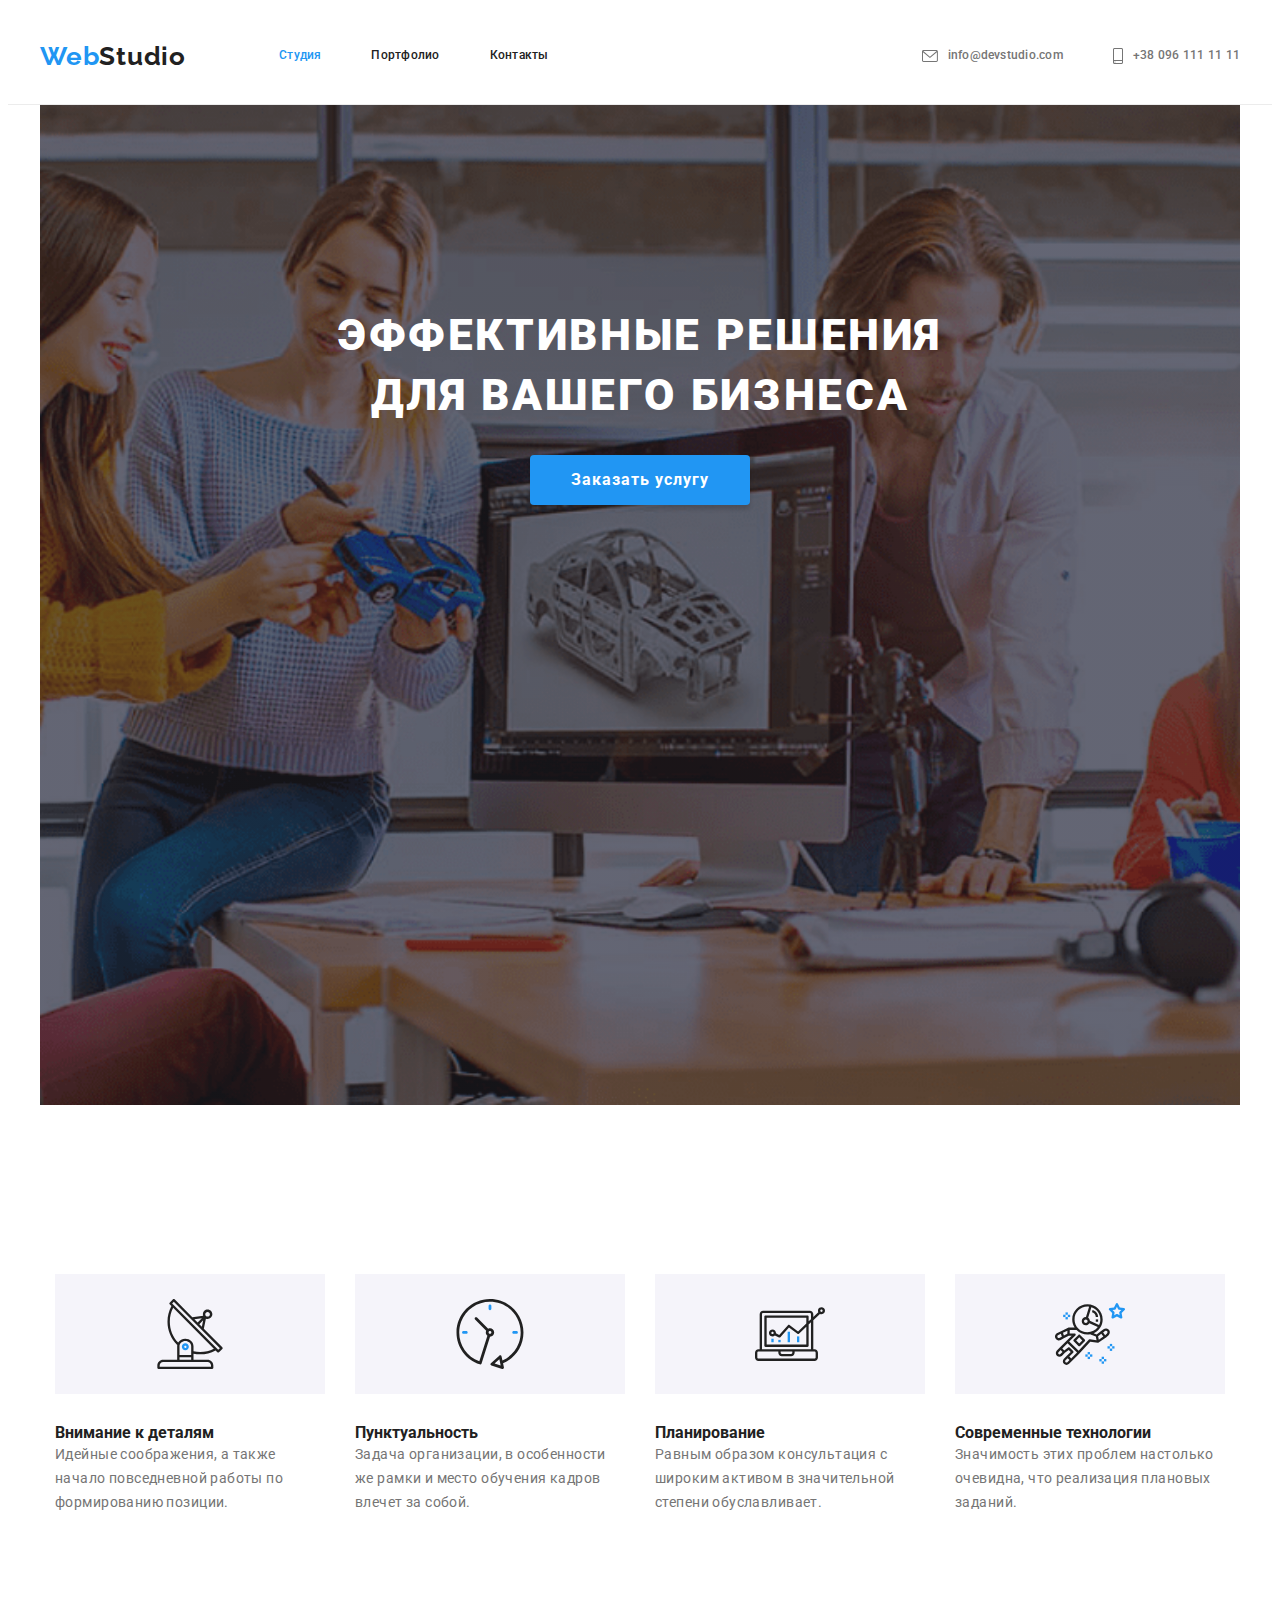
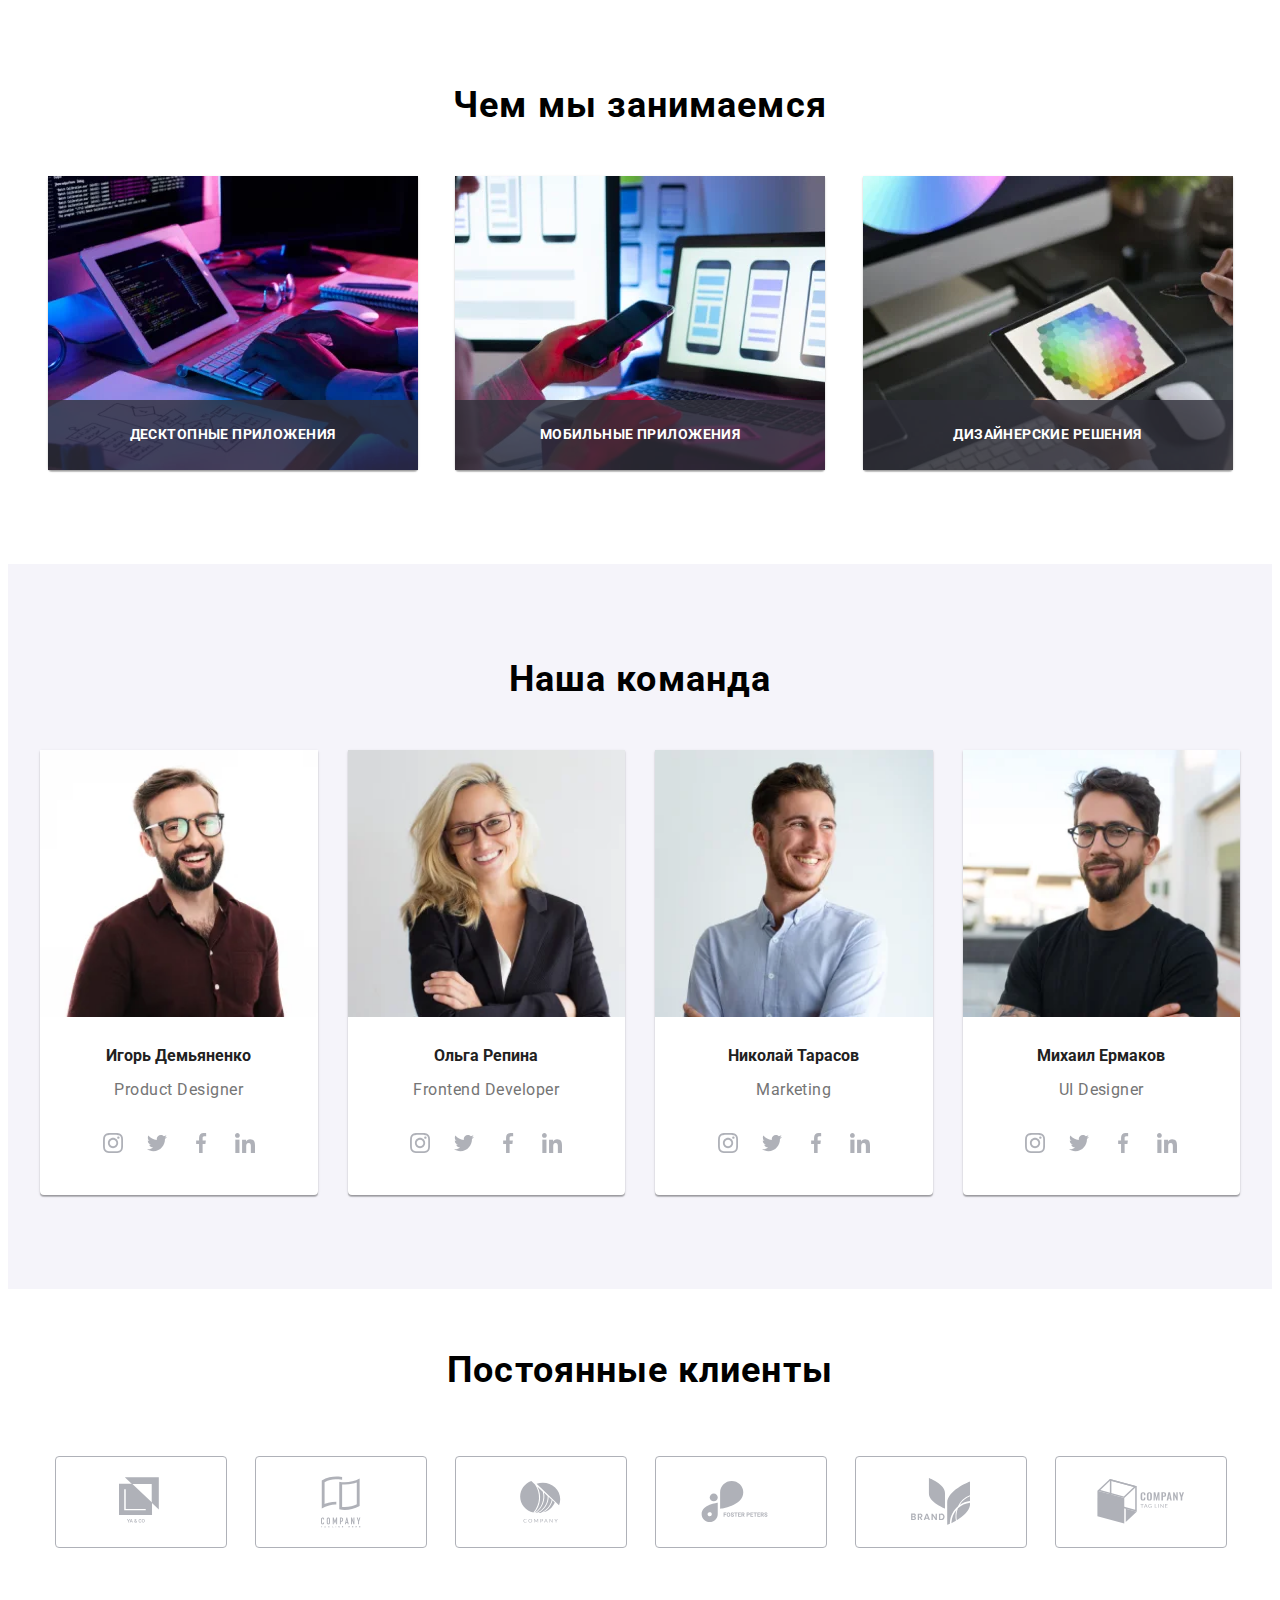
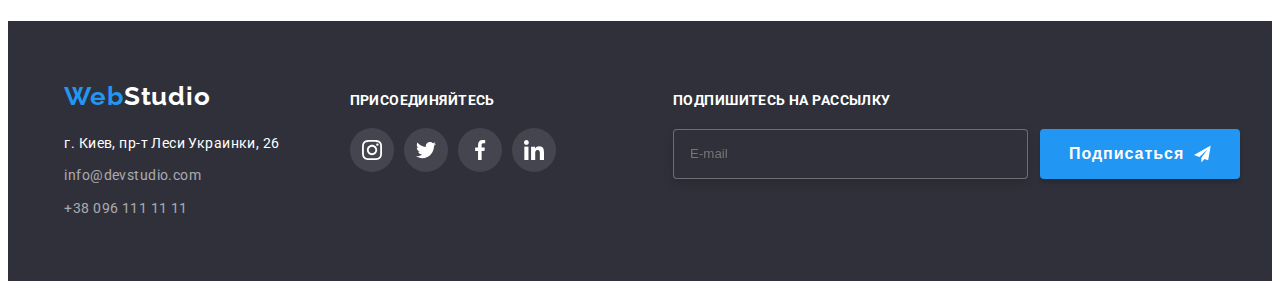
<file: index.html>
<!DOCTYPE html> 
<html lang="en">
<head>
    <title>WebStudio</title>
    <link rel="stylesheet" href="https://cdnjs.cloudflare.com/ajax/libs/modern-normalize/1.0.0/modern-normalize.min.css" integrity="sha512-ISS7cAi1PEhQ8jnbJpJZMd29NlhNj4AWYyLOSp2CE/CsHxTCu+r+t0D2yoJudVrd0/8fTVPUVDzY5Tvli75u/g==" crossorigin="anonymous" />
    <link href="https://fonts.googleapis.com/css2?family=Raleway:wght@700&family=Roboto:wght@400;500;700;900&display=swap" rel="stylesheet">
    <link rel="stylesheet" href="./css/main.min.css">
    <link rel="preconnect" href="https://fonts.gstatic.com">
    <meta charset="UTF-8">
    <meta name="viewport" content="width=device-width, initial-scale=1.0">
</head>
<body>
    <header class="header">
      <div class="container box-nav">
        <nav class="header-nav">
            <a href="#" class="logo-link  link-main transition"  >Web<span class="studio link-main ">Studio</span> </a>
                <ul class="list">
                <li class="header-li item " ><a href="#" class="nav-ul link-main container-studia current nav-link active">Студия</a></li>
                <li class="header-li item"><a href="./portfolio/portfolio.html" class="nav-ul link-main container-portfolio nav-link">Портфолио</a></li>
                <li class="header-li item"><a href="#" class="nav-ul link-main container-kontakty transition nav-link">Контакты</a></li>
            </ul>
        </nav>
        <button class="nav-btn" type="button" data-menu-button>
            <svg class="nav-btn-icon">
                <use href="./img/sprite.svg#icon-menu"></use>
              </svg>
        </button>
            <ul class="list-contakty">
                <li class="header-li contakty list-mail link-main">
                    <a href="mailto:info@devstudio.com" class="nav-ul link-main container-mail transition">
                        <svg class="icon-mail" width="16" height="12">
                            <use href="./img/sprite.svg#icon-envelope-hover"></use>
                        </svg>
                        info@devstudio.com
                    </a>
                </li>
                <li class="header-li contakty list-tel link-main">
                    <a href="tel:+380961111111" class="nav-ul link-main container-tel transition">
                        <svg class="icon-tel" width="10" height="16">
                            <use class="link-main" href="./img/sprite.svg#icon-smartphone"></use>
                        </svg>
                        +38 096 111 11 11
                    </a>
                </li>
            </ul>
        </div>
        <!-- MOBILE-MENU -->
        <div class="mobile-menu" data-menu>
            <button type="button" class="mobile-close-btn" data-menu-close>
                <svg class="close-icon">
                    <use href="./img/sprite.svg#icon-close1"></use>
                </svg>
            </button>
            <ul class="mobile-menu-nav decor">
                <li class="mobile-menu-nav-item li-studio">
                    <a href="#" class="mobile-menu-nav-link link-studio decor size-menu">Студия</a>
                </li>
                <li class="mobile-menu-nav-item li-portfolio">
                    <a href="./portfolio/portfolio.html" class="mobile-menu-nav-link link-portfolio decor size-menu">ПОРТФОЛИО</a>
                </li>
                <li class="mobile-menu-nav-item li-contacty">
                    <a href="#" class="mobile-menu-nav-link link-contacty decor size-menu">Контакты</a>
                </li>
            </ul>
            
            <ul class="list-contakt-menu decor">
                <li class="li-tel ">
                    <a href="tel:+380961111111" class="link-tel decor size-menu-contakt">
                        +38 096 111 11 11
                    </a>
                </li>
                <li class="li-mail ">
                    <a href="mailto:info@devstudio.com" class="link-mail decor size-menu-contakt">
                        info@devstudio.com
                    </a>
                </li>
            </ul>
            <ul class="menu-social decor ">
                    <li class="menu-social-item" lang="en">
                        <a href="" class="menu-social-link decor">Instagram</a>
                        <span class="vertical-line"></span>
                    </li>
                    <li class="menu-social-item" lang="en">
                        <a href="" class="menu-social-link decor">Twitter</a>
                        <span class="vertical-line"></span>
                    </li>
                    <li class="menu-social-item" lang="en">
                        <a href="" class="menu-social-link decor">Facebok</a>
                        <span class="vertical-line"></span>
                    </li>
                    <li class="menu-social-item" lang="en">
                        <a href="" class="menu-social-link decor">LinkedIn</a>
                    </li>
                </ul>
        </div>
    </header>
    
     <main>
        <section class=" container container-button">
          
            <h1 class="title-main">Эффективные решения <br/>для вашего бизнеса</h1>
            <button class="button-main animation " data-modal-open type="button">Заказать услугу</button>
        
        </section>
        <section class="features">
            <div class="container">
            <h2 class="visually-hidden">скрытый заголовок</h2>   <!-- скрытый заголовок -->
            <ul class="list-features-svg marker-none">
                <li class="list-features antena">
                    <div class="features-icon">
                    <svg class="icon">
                        <use href="./img/sprite.svg#icon-antenna-1"></use>
                    </svg>
                </div>
                    <div class="">
                        <h3 class="text-title caption">Внимание к деталям</h3>
                    <p class="text-p">Идейные соображения, а также начало повседневной работы по формированию позиции.</p>
                    
                </div>
                </li>
                <li class="list-features clock">
                    <div class="features-icon">
                    <svg class="icon">
                        <use href="./img/sprite.svg#icon-clock-1"></use>
                    </svg>
                </div>
                    <div class="">
                        <h3 class="text-title caption">Пунктуальность</h3>
                        <p class="text-p">Задача организации, в особенности же рамки и место обучения кадров влечет за собой.</p>
                </div>
                </li>
                <li class="list-features diagrama">
                   <div class="features-icon">
                    <svg class="icon">
                        <use href="./img/sprite.svg#icon-diagram-1"></use>
                    </svg>
                </div>
                    <div class="" >
                        <h3 class="text-title caption">Планирование</h3>
                        <p class="text-p">Равным образом консультация с широким активом в значительной степени обуславливает.</p>
                    
                    
                  </div>
                </li>
                <li class="list-features astronaut">
                   <div class="features-icon">
                    <svg class="icon">
                        <use href="./img/sprite.svg#icon-astronaut-1"></use>
                    </svg>
                </div>
                    <div class="">
                        <h3 class="text-title caption">Современные технологии</h3>
                    <p class="text-p">Значимость этих проблем настолько очевидна, что реализация плановых заданий.</p>
                
                    
                   </div>
                </li>
            </ul>
        </div>
        </section>

<!--Чем мы занемаемся-->

 <section class="doing-section">
<div class="container">
    <h2 class="color-title title-post">Чем мы занимаемся</h2>
    <ul class="box-img">
        <li class="main-li list-img">
             <picture>
                <source
                    srcset="./img/Desktop/webp/img-desktop-1.webp 1x, ./img/Desktop/webp/img-desktop-1@2x.webp 2x"
                    media="(min-width: 1200px)" type="image/webp">
                <source
                    srcset="./img/Desktop/optimision/img-1.png 1x, ./img/Desktop/optimision/img-1@2x.png 2x"
                    media="(min-width: 1200px)">

                <img class="pic" src="./img/Desktop/optimision/img-1.png"
                    alt="печатает на клавиатуре">
            </picture>
             <div class="thumb">
             <p class="label">Десктопные приложения</p>
        </div>
        </li>
        <li class="main-li list-img">
            <picture>
                <source
                    srcset="./img/Desktop/webp/img-desktop-2.webp 1x, ./img/Desktop/webp/img-desktop-2@2x.webp 2x"
                    media="(min-width: 1200px)" type="image/webp">
                <source
                    srcset="./img/Desktop/optimision/img-2.png 1x, ./img/Desktop/optimision/img-2@2x.png 2x"
                    media="(min-width: 1200px)">

                <img class="pic" src="./img/Desktop/optimision/img-2.png"
                    alt="держит телефон в руках">
            
            </picture>
            <div class="thumb">
            <p class="label">Мобильные приложения</p> 
        </div>
        </li>
        <li class="main-li list-img">
            <!-- <img src="./img/img(2).png" alt="держит планшет в руках" width="370" height="294"> -->
            <picture>
                <source
                    srcset="./img/Desktop/webp/img-desktop-3.webp 1x, ./img/Desktop/webp/img-desktop-3@2x.webp 2x"
                    media="(min-width: 1200px)" type="image/webp">
                <source
                    srcset="./img/Desktop/optimision/img-3.png 1x, ./img/Desktop/optimision/img-3@2x.png 2x"
                    media="(min-width: 1200px)">

                <img class="pic" src="./img/Desktop/optimision/img-3.png"
                    alt="держит планшет в руках">
            </picture>
            <div class="thumb">
            <p class="label">Дизайнерские решения</p>
        </div>
        </li>
    </ul>
</div>
</section> 
<!--Наша команда-->
  <section class="aside">
     <div class="container">
     <h2 class="color-title">Наша команда</h2>
     <ul class="container-item decor">
            <li class="main-li col">
             <!-- <img src="./img/igor.jpg" alt="Игорь Демьяненко" class="pic" width="270" height="260"> -->
             <picture>
                <source
                    srcset="./img/Desktop/webp/img-dekctop-designer.webp 1x, ./img/Desktop/webp/img-dekctop-designer@2x.webp 2x"
                    media="(min-width: 1200px)" type="image/webp">
                <source
                    srcset="./img/Desktop/optimision/img-dekctop-designer.png 1x, ./img/Desktop/optimision/img-dekctop-designer@2x.png 2x"
                    media="(min-width: 1200px)">

                <source
                    srcset="./img/Tablet/webp/img-tablet-designer.webp 1x, ./img/Tablet/webp/img-tablet-designer@2x.webp 2x"
                    media="(min-width: 768px)" type="image/webp">
                <source
                    srcset="./img/Tablet/optimisio/img-tablet-designer.png 1x, ./img/Tablet/optimisio/img-tablet-designer@2x.png 2x"
                    media="(min-width: 768px)">
                    <source
                    srcset="./img/Mobile/webp/img-mobile-designer.webp 1x, ./img/Mobile/webp/img-mobile-designer_2x.webp 2x"
                    media="(min-width: 480px)" type="image/webp">
                <source
                    srcset="./img/Mobile/optimision/img-mobile-designer.png 1x, ./img/Mobile/optimision/img-mobile-designer2x.png 2x"
                    media="(min-width: 480px)">
                <img class="pic" src="./img/Mobile/optimision/img-mobile-designer.png"
                    alt="Игорь Демьяненко">
            </picture>
             <div class="our-team">
               <h3 class="text-title">Игорь Демьяненко</h3>
                  <p class="text-p">Product Designer</p>

                  <ul class="social-list marker-none">
                    <li class="social-list-item">
                        <a href="" class="social-list-link transition">
                            <svg class="social-list-icon">                            
                                <use href="./img/sprite.svg#icon-instagram"></use>
                            </svg>
                        </a>
                    </li>
                    <li class="social-list-item">
                        <a href="" class="social-list-link transition">
                            <svg class="social-list-icon">
                              <use href="./img/sprite.svg#icon-twitter-1"></use>

                            </svg>
                        </a>
                    </li>
                    <li class="social-list-item">
                        <a href="" class="link-main social-list-link transition">
                            <svg class="social-list-icon">
                              <use href="./img/sprite.svg#icon-facebook-1"></use>

                            </svg>
                        </a>
                    </li>
                    <li class="social-list-item">
                        <a href="" class="social-list-link transition">
                            <svg class="social-list-icon">
                              <use href="./img/sprite.svg#icon-linkedin-1"></use>
                            </svg>
                        </a>
                    </li>
                </ul>
                </div>
            </li>
              <li class="main-li col">
               <picture>
                <source
                    srcset="./img/Desktop/webp/img-desktop-developer.webp 1x, ./img/Desktop/webp/img-desktop-developer@2x.webp 2x"
                    media="(min-width: 1200px)" type="image/webp">
                <source
                    srcset="./img/Desktop/optimision/img-desktop-developer.png 1x, ./img/Desktop/optimision/img-desktop-developer@2x.png 2x"
                    media="(min-width: 1200px)">

                <source
                    srcset="./img/Tablet/webp/img-tablet-deweloper.webp 1x, ./img/Tablet/webp/img-tablet-deweloper@2x.webp 2x"
                    media="(min-width: 768px)" type="image/webp">
                <source
                    srcset="./img/Tablet/optimisio/img-tablet-deweloper.png 1x, ./img/Tablet/optimisio/img-tablet-deweloper@2x.png 2x"
                    media="(min-width: 768px)">
                    <source
                    srcset="./img/Mobile/webp/img-mobile-developer.webp 1x, ./img/Mobile/webp/img-mobile-developer_2x.webp 2x"
                    media="(min-width: 480px)" type="image/webp">
                <source
                    srcset="./img/Mobile/optimision/img-mobile-developer.png 1x, ./img/Mobile/optimision/img-mobile-developer2x.png 2x"
                    media="(min-width: 480px)">
                <img class="pic" src="./img/Mobile/optimision/img-mobile-developer.png"
                    alt="Ольга Репина">
            </picture>
               <div class="our-team">
                 <h3 class="text-title name-title">Ольга Репина</h3>
                   <p class="text-p">Frontend Developer</p>
                   <ul class="social-list marker-none">
                    <li class="social-list-item">
                        <a href="" class="social-list-link transition">
                            <svg class="social-list-icon">                            
                                <use href="./img/sprite.svg#icon-instagram"></use>
                            </svg>
                        </a>
                    </li>
                    <li class="social-list-item">
                        <a href="" class="social-list-link transition">
                            <svg class="social-list-icon">
                              <use href="./img/sprite.svg#icon-twitter-1"></use>

                            </svg>
                        </a>
                    </li>
                    <li class="social-list-item">
                        <a href="" class="link-main social-list-link transition">
                            <svg class="social-list-icon">
                              <use href="./img/sprite.svg#icon-facebook-1"></use>

                            </svg>
                        </a>
                    </li>
                    <li class="social-list-item">
                        <a href="" class="social-list-link transition">
                            <svg class="social-list-icon">
                              <use href="./img/sprite.svg#icon-linkedin-1"></use>
                            </svg>
                        </a>
                    </li>
                </ul>
                </div>
             </li>
            <li class="main-li col">
                <picture>
                    <source
                        srcset="./img/Desktop/webp/img-desktop-marketolog.webp 1x, ./img/Desktop/webp/img-desktop-marketolog@2x.webp 2x"
                        media="(min-width: 1200px)" type="image/webp">
                    <source
                        srcset="./img/Desktop/optimision/img-desktop-marketolog.png 1x, ./img/Desktop/optimision/img-desktop-marketolog@2x.png 2x"
                        media="(min-width: 1200px)">
                    <source
                        srcset="./img/Tablet/webp/img-tablet-marketolog.webp 1x, ./img/Tablet/webp/img-tablet-marketolog@2x.webp 2x"
                        media="(min-width: 768px)" type="image/webp">
                    <source
                        srcset="./img/Tablet/optimisio/img-tablet-marketolog.png 1x, ./img/Tablet/optimisio/img-tablet-marketolog@2x.png 2x"
                        media="(min-width: 768px)">
                        <source
                        srcset="./img/Mobile/webp/img-mobile-marketolog.webp 1x, ./img/Mobile/webp/img-mobile-marketolog@2x.webp 2x"
                        media="(min-width: 480px)" type="image/webp">
                    <source
                        srcset="./img/Mobile/optimision/img-mobile-marketolog.png 1x, ./img/Mobile/optimision/img-mobile-marketolog2x.png 2x"
                        media="(min-width: 480px)">
                    <img class="pic" src="./img/Mobile/optimision/img-mobile-marketolog.png"
                        alt="Николай Тарасов">
                </picture>
             <div class="our-team">
               <h3 class="text-title">Николай Тарасов</h3>
                  <p class="text-p">Marketing</p>
                  <ul class="social-list marker-none">
                    <li class="social-list-item">
                        <a href="" class="social-list-link transition">
                            <svg class="social-list-icon">                            
                                <use href="./img/sprite.svg#icon-instagram"></use>
                            </svg>
                        </a>
                    </li>
                    <li class="social-list-item">
                        <a href="" class="social-list-link transition">
                            <svg class="social-list-icon">
                              <use href="./img/sprite.svg#icon-twitter-1"></use>

                            </svg>
                        </a>
                    </li>
                    <li class="social-list-item">
                        <a href="" class="link-main social-list-link transition">
                            <svg class="social-list-icon">
                              <use href="./img/sprite.svg#icon-facebook-1"></use>

                            </svg>
                        </a>
                    </li>
                    <li class="social-list-item">
                        <a href="" class="social-list-link transition">
                            <svg class="social-list-icon">
                              <use href="./img/sprite.svg#icon-linkedin-1"></use>
                            </svg>
                        </a>
                    </li>
                </ul>
                </div>
            </li>
            <li class="main-li col">
             <!-- <img src="./img/mihail.jpg" alt="Михаил Ермаков" class="pic" width="270" height="260"> -->
             <picture>
                <source
                    srcset="./img/Desktop/webp/img-desktop-ui-designer.webp 1x, ./img/Desktop/webp/img-desktop-ui-designer@2x.webp 2x"
                    media="(min-width: 1200px)" type="image/webp">
                <source
                    srcset="./img/Desktop/optimision/img-desktop-ui-designer.png 1x, ./img/Desktop/optimision/img-desktop-ui-designer@2x.png 2x"
                    media="(min-width: 1200px)">

                <source
                    srcset="./img/Tablet/webp/img-tablet-ui-designer.webp 1x, ./img/Tablet/webp/img-tablet-ui-designer@2x.webp 2x"
                    media="(min-width: 768px)" type="image/webp">
                <source
                    srcset="./img/Tablet/optimisio/img-tablet-ui-designer.png 1x, ./img/Tablet/optimisio/img-tablet-ui-designer@2x.png 2x"
                    media="(min-width: 768px)">
                    <source
                    srcset="./img/Mobile/webp/img-mobile-ui-designer.webp 1x, ./img/Mobile/webp/img-mobile-ui-designer_2x.webp 2x"
                    media="(min-width: 480px)" type="image/webp">
                <source
                    srcset="./img/Mobile/optimision/img-mobile-ui-designer.png 1x, ./img/Mobile/optimision/img-mobile-ui-designer2x.png 2x"
                    media="(min-width: 480px)">
                <img class="pic" src="./img/Mobile/optimision/img-mobile-ui-designer.png"
                    alt="Михаил Ермаков">
            </picture>
             <div class="our-team">
               <h3 class="text-title">Михаил Ермаков</h3>
                  <p class="text-p">UI Designer</p>
                  <ul class="social-list marker-none">
                    <li class="social-list-item">
                        <a href="" class="social-list-link transition">
                            <svg class="social-list-icon">                            
                                <use href="./img/sprite.svg#icon-instagram"></use>
                            </svg>
                        </a>
                    </li>
                    <li class="social-list-item">
                        <a href="" class="social-list-link transition">
                            <svg class="social-list-icon">
                              <use href="./img/sprite.svg#icon-twitter-1"></use>

                            </svg>
                        </a>
                    </li>
                    <li class="social-list-item">
                        <a href="" class="link-main social-list-link transition">
                            <svg class="social-list-icon">
                              <use href="./img/sprite.svg#icon-facebook-1"></use>

                            </svg>
                        </a>
                    </li>
                    <li class="social-list-item">
                        <a href="" class="social-list-link transition">
                            <svg class="social-list-icon">
                              <use href="./img/sprite.svg#icon-linkedin-1"></use>
                            </svg>
                        </a>
                    </li>
                </ul>
                </div>
            </li>
     </ul>
    </div>
     </section>
     <!--CUSTOMERS-->
      <section class="customers-section">
        <h2 class="customers-title">Постоянные клиенты</h2>
         <div class="container">
<ul class="list-customers marker-none">
    <li class="customers">
        <a href="#" class="link-customers transition">
        <svg class="icon-customers logo-1">
            <use href="./img/sprite.svg#icon-logo-1"></use>
        </svg>
        </a>
    </li>
    <li class="customers">
        <a href="#" class="link-customers transition">
        <svg class="icon-customers logo-2">
            <use href="./img/sprite.svg#icon-logo-2"></use>
        </svg>
        </a>
    </li>
    <li class="customers">
        <a href="#" class="link-customers transition">
        <svg class="icon-customers logo-3">
            <use href="./img/sprite.svg#icon-logo-3"></use>
        </svg>
        </a>
    </li>
    <li class="customers">
        <a href="#" class="link-customers transition ">
        <svg class="icon-customers logo-4">
            <use href="./img/sprite.svg#icon-logo-4"></use>
        </svg>
        </a>
    </li>
    <li class="customers">
        <a href="#" class="link-customers transition ">
        <svg class="icon-customers logo-5">
            <use href="./img/sprite.svg#icon-logo-5"></use>
        </svg>
        </a>
    </li>
    <li class="customers">
        <a href="#" class="link-customers transition ">
        <svg class="icon-customers logo-6">
            <use href="./img/sprite.svg#icon-logo-6"></use>
        </svg>
        </a>
    </li>
</ul>
         </div>
     </section>
     </main> 
    
<!--FOOTER-->
<footer class=" container-footer">
    <div class="container flex">
        <div class="wrap">
        <div class="contacts-box">
       <a href="#" class="logo-link  link-main logo-footer transition"  >Web<span class="studio-footer link-main ">Studio</span> </a>
   <address class="footer-address">
       <a class="footer-li text-p transition">г. Киев, пр-т Леси Украинки, 26</a>
   <ul class="footer-list"> 
       <li class="footer-li link-m link-main ">
           <a class="link-main footer-hover transition" href="mailto:info@devstudio.com" >info@devstudio.com</a></li>
       <li class="footer-li link-t link-main"><a class="link-main footer-hover transition " href="tel:+380961111111" >+38 096 111 11 11</a></li>
   </ul>    
   </address>
</div>
<div class=" footer-box">
   <p class="footer-title">ПРИСОЕДИНЯЙТЕСЬ</p>
   <ul class="social-list marker-none">
       <li class="social-list-item footer-social ">
           <a href="" class="social-list-link social-link-footer transition">
               <svg class="social-list-icon footer-icon">                            
                   <use href="./img/sprite.svg#icon-instagram"></use>
               </svg>
           </a>
       </li>
       <li class="social-list-item footer-social">
           <a href="" class="social-list-link social-link-footer transition">
               <svg class="social-list-icon footer-icon">
                 <use href="./img/sprite.svg#icon-twitter-1"></use>

               </svg>
           </a>
       </li>
       <li class="social-list-item footer-social">
           <a href="" class="link-main social-list-link social-link-footer transition">
               <svg class="social-list-icon footer-icon">
                 <use href="./img/sprite.svg#icon-facebook-1"></use>

               </svg>
           </a>
       </li>
       <li class="social-list-item footer-social">
           <a href="" class="social-list-link social-link-footer transition">
               <svg class="social-list-icon footer-icon">
                 <use href="./img/sprite.svg#icon-linkedin-1"></use>
               </svg>
           </a>
       </li>
   </ul>
   </div>
</div>
        <!--FOOTER FORM-->
         <div class="container-form">
            <h2 class="title-form">Подпишитесь на рассылку</h2>
                    <form class="footer-form" action="#">
                        <div class="box-mail">
                        <input class="form-mail" type="email" name="mail" id="mail" placeholder="E-mail">
                       
                        <button type="submit" class="contact-form-btn">Подписаться
                            <svg class="social-list-icon footer-icon">
                                <use href="./img/sprite.svg#icon-icon-send"></use>
                              </svg>
                        </button>
                    </div>
                    </form>
            
                </div>
    </div>

     </footer> 
     <!--MODAL-->
      <div data-modal class="backdrop   is-hidden">
         <div class="modal">
             <button data-modal-close type="button" class="modal-close-btn ">
                <svg class="icon-close">
                    <use href="./img/sprite.svg#icon-close-black-18dp-2-1"></use>
                  </svg>
            
             </button>
            <div class="box-modal">
             <b class="title-contact-form">Оставьте свои данные, мы вам перезвоним</b>
             <form>
                 <div class="box-name">
                    <label class="form-name label-style" for="name">Имя</label>
                    <input name="user-name" type="text" id="name" class="contact-form-input"  required minlength="2">
                    <svg class="form-icon">
                        <use href="./img/sprite.svg#icon-person-black-18dp-1"></use>
                      </svg>
            </div>
            <div class="box-tel">
            <label class="form-tel label-style" for="tel">Телефон</label>    
            <input name="user-phone" type="tel" id="tel" class="contact-form-input"  required
                    pattern="[0-9]{3}-[0-9]{3}-[0-9]{2}-[0-9]{2}" placeholder="093-111-22-33">
                    <svg class="form-icon">
                        <use href="./img/sprite.svg#icon-phone-black-18dp-1"></use>
                      </svg>
                </div>
                <div class="modal-box-mail">    
                    <label class="modal-form-mail label-style" for="email">Почта</label>
                    <input name="user-email" type="email" class="contact-form-input" id="email" required>
                    <svg class="form-icon">
                        <use href="./img/sprite.svg#icon-email-black-18dp-1"></use>
                      </svg>
                </div>
                <div>   
                <label class="form-text label-style" for="text">Комментарий</label>
            <textarea name="user-message" id="text" class="message contact-form-input" placeholder="Введите текст"></textarea>
        </div>      
       <label class="checkbox-label">
           <input class="checkbox" type="checkbox" name="topic" value="css" >
           <span class="checkbox-icon"></span>
           Соглашаюсь с рассылкой и принимаю  <a class="link-checkbox" href="#">Условия договора</a>
    
    </label> 
    <button type="submit" class="modal-submit">Отправить
        
    </button>    
</form>
            </div>
            </div>
     </div>
     <script src="./modal.js"></script>
     <script src="./mobile-menu.js"></script>
    
</body>
</html>
</file>
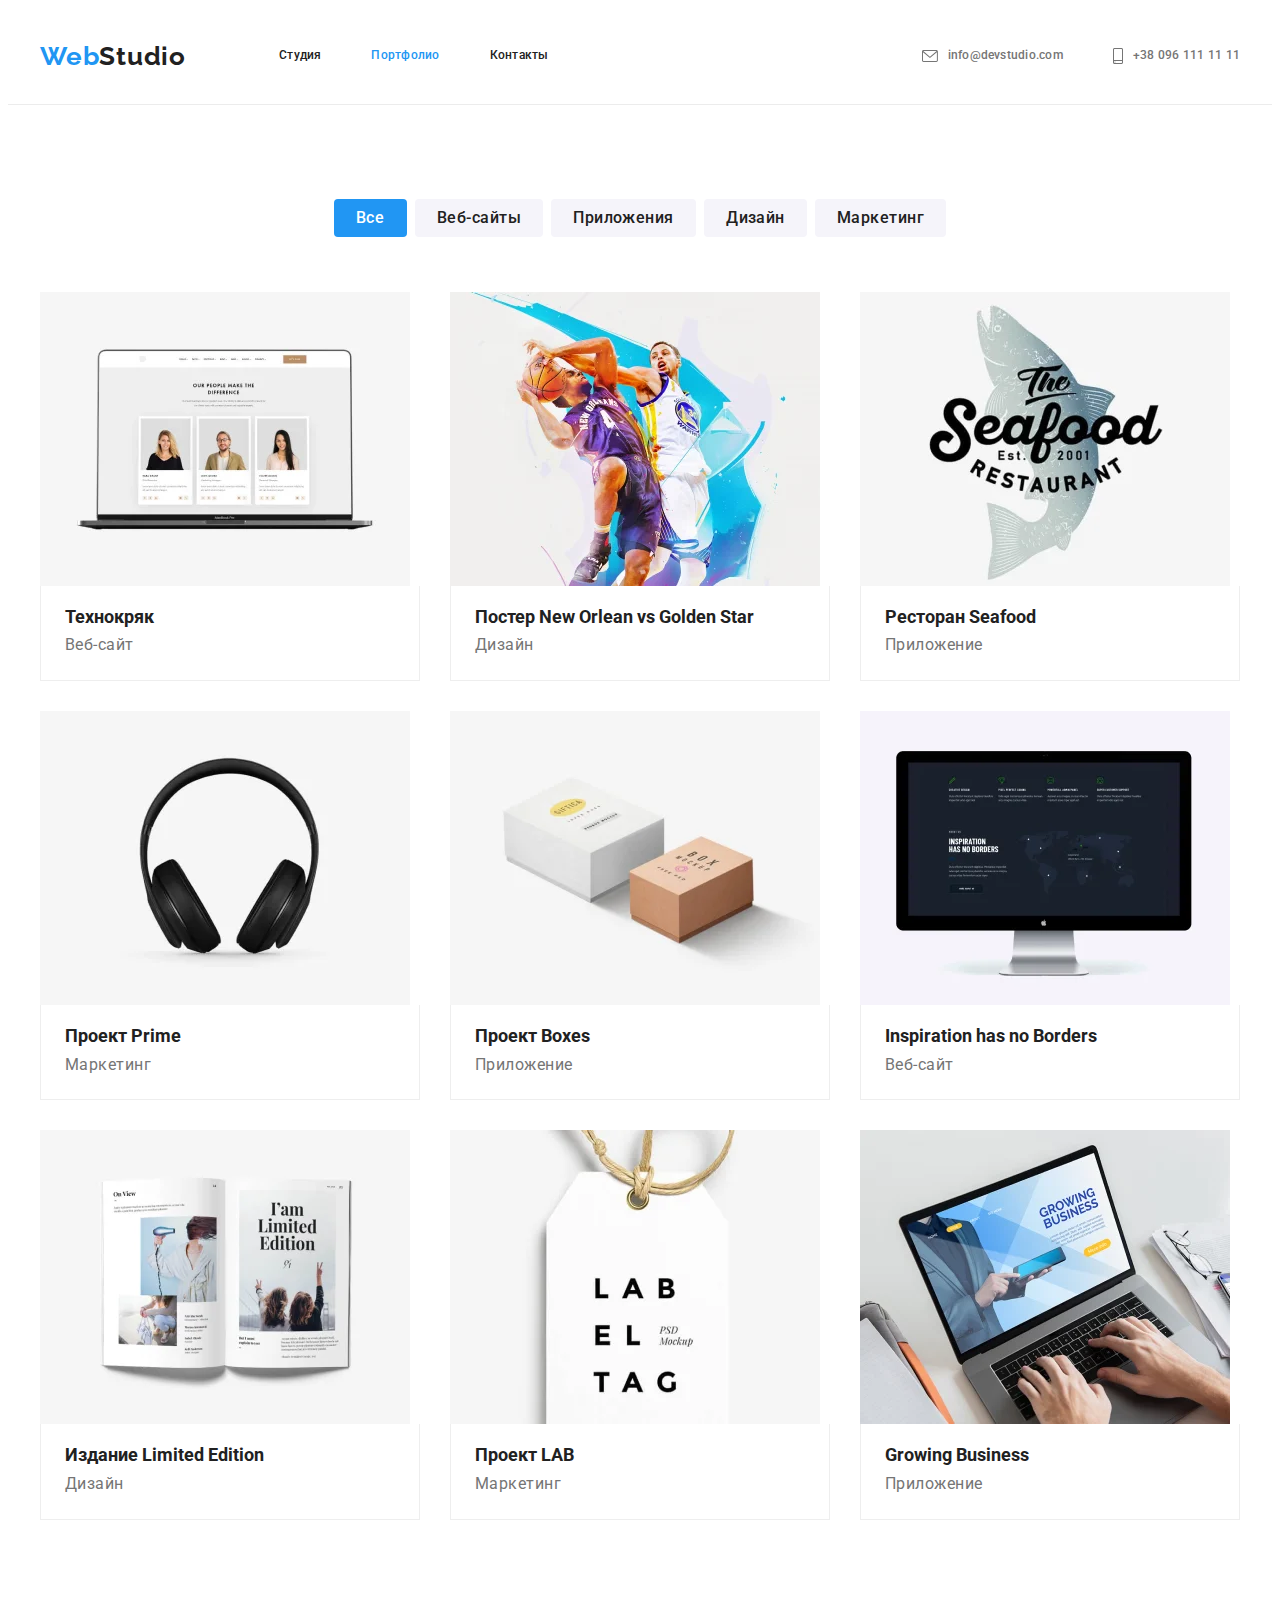
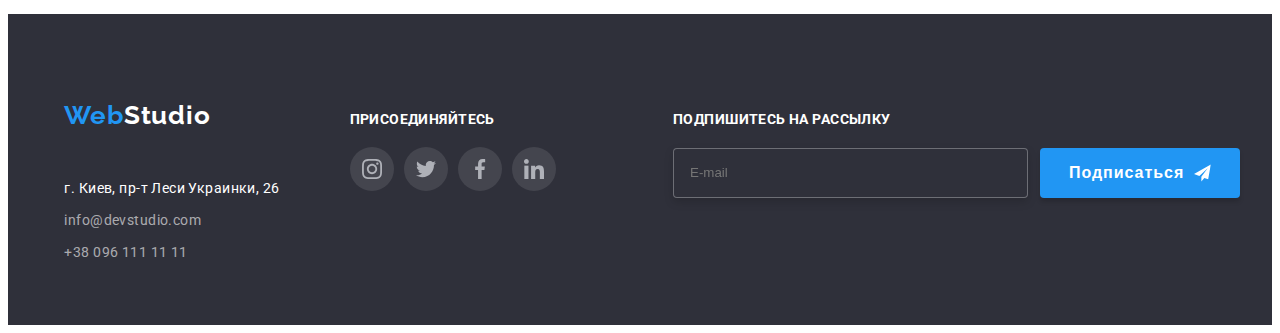
<file: portfolio/portfolio.html>
<!DOCTYPE html>
<html lang="en">
<head>
    <title>WebStudio</title>
    <link rel="stylesheet" href="https://cdnjs.cloudflare.com/ajax/libs/modern-normalize/1.0.0/modern-normalize.min.css" integrity="sha512-ISS7cAi1PEhQ8jnbJpJZMd29NlhNj4AWYyLOSp2CE/CsHxTCu+r+t0D2yoJudVrd0/8fTVPUVDzY5Tvli75u/g==" crossorigin="anonymous" />
    <link href="https://fonts.googleapis.com/css2?family=Raleway:wght@700&family=Roboto:wght@400;500;700;900&display=swap" rel="stylesheet">
    <link rel="stylesheet" href="../css/portfolio.min.css">
    <link rel="preconnect" href="https://fonts.gstatic.com">
    <meta charset="UTF-8">
    <meta name="viewport" content="width=device-width, initial-scale=1.0">
</head>
<body>
 
    <header class="header">
      <div class="container box-nav">
        <nav class="header-nav">
            <a href="#" class="logo-link  link-main transition"  >Web<span class="studio link-main ">Studio</span> </a>
            <ul class="list">
              <li class="header-li item"><a href="../index.html" class="nav-ul link-main container-studia nav-link ">Студия</a></li>
              <li class="header-li item"><a href="./portfolio/portfolio.html" class="nav-ul link-main container-portfolio current nav-link">Портфолио</a></li>
              <li class="header-li item"><a href="#" class="nav-ul link-main container-kontakty nav-link">Контакты</a></li>
          </ul>
        </nav>
        <button class="nav-btn" type="button" data-menu-button>
            <svg class="nav-btn-icon">
                <use href="../img/sprite.svg#icon-menu"></use>
              </svg>
        </button>
            <ul class="list-contakty">
                <li class="header-li contakty list-mail link-main">
                    <a href="mailto:info@devstudio.com" class="nav-ul link-main container-mail transition">
                        <svg class="icon-mail" width="16" height="12">
                            <use href="../img/sprite.svg#icon-envelope-hover"></use>
                        </svg>
                        info@devstudio.com
                    </a>
                </li>
                <li class="header-li contakty list-tel link-main">
                    <a href="tel:+380961111111" class="nav-ul link-main container-tel transition">
                        <svg class="icon-tel" width="10" height="16">
                            <use class="link-main" href="../img/sprite.svg#icon-smartphone"></use>
                        </svg>
                        +38 096 111 11 11
                    </a>
                </li>
            </ul>
        </div>
         <!-- MOBILE-MENU -->
        <div class="mobile-menu" data-menu>
            <button type="button" class="mobile-close-btn" data-menu-close>
                <svg class="close-icon">
                    <use href="../img/sprite.svg#icon-close1"></use>
                </svg>
            </button>
            <ul class="mobile-menu-nav decor">
                <li class="mobile-menu-nav-item li-studio">
                    <a href="../index.html" class="mobile-menu-nav-link link-studio decor size-menu">Студия</a>
                </li>
                <li class="mobile-menu-nav-item li-portfolio">
                    <a href="#" class="mobile-menu-nav-link link-portfolio decor size-menu">Портфоліо</a>
                </li>
                <li class="mobile-menu-nav-item li-contacty">
                    <a href="#" class="mobile-menu-nav-link link-contacty decor size-menu">Контакты</a>
                </li>
            </ul>
                <ul class="list-contakt-menu decor">
                <li class="li-tel ">
                    <a href="tel:+380961111111" class="link-tel decor size-menu-contakt">
                        +38 096 111 11 11
                    </a>
                </li>
                <li class="li-mail ">
                    <a href="mailto:info@devstudio.com" class="link-mail decor size-menu-contakt">
                        info@devstudio.com
                    </a>
                </li>
            </ul>
            <ul class="menu-social decor ">
                    <li class="menu-social-item" lang="en">
                        <a href="" class="menu-social-link decor">Instagram</a>
                        <span class="vertical-line"></span>
                    </li>
                    <li class="menu-social-item" lang="en">
                        <a href="" class="menu-social-link decor">Twitter</a>
                        <span class="vertical-line"></span>
                    </li>
                    <li class="menu-social-item" lang="en">
                        <a href="" class="menu-social-link decor">Facebok</a>
                        <span class="vertical-line"></span>
                    </li>
                    <li class="menu-social-item" lang="en">
                        <a href="" class="menu-social-link decor">LinkedIn</a>
                    </li>
                </ul>
        </div>
      </header>
 <main>
      <section class="section-portfolio">
        <div class="container">
          <h1 class="visually-hidden">Портфолио</h1>
          <ul class="items-button">
              <li class="main-li">
                      <button type="button" class="filtry current btn ">Все</button>
                </li>
              <li class="main-li list-btn-portfolio"> 
                      <button type="button" class="filtry button-web ">Веб-сайты</button>
                 </li>
              <li class="main-li list-btn-portfolio">

                        <button type="button" class="filtry button-aplication ">Приложения</button> 
                  </li>
              <li class="main-li list-btn-portfolio"> 
                        <button type="button" class="filtry button-dyzajn ">Дизайн</button> 
             </li>
              <li class="main-li list-btn-portfolio"> 
                      <button type="button" class="filtry button-mar ">Маркетинг</button>
                    </li>
          </ul>
          <h2 class="visually-hidden">Портфолио</h2>
          <ul class="list-portfolio">
              <li class="main-li">
                  <a href="#" class="link-main dark transition">
                      <div class="portfolio-overlay">
                      <picture>
                    
                        <source
                            srcset="../img/Desktop/webp/img-desktop-tehnokriak.webp 1x, ../img/Desktop/webp/img-desktop-tehnokriak@2x.webp 2x"
                            media="(min-width: 1200px)" type="image/webp">
                        <source
                            srcset="../img/Desktop/optimision/img-desktop-tehnokriak.png 1x, ../img/Desktop/optimision/img-desktop-tehnokriak@2x.png 2x"
                            media="(min-width: 1200px)">
        
                        <source
                            srcset="../img/Tablet/webp/img-tablet-tehnokriak.webp 1x, ../img/Tablet/webp/img-tablet-tehnokriak@2x.webp 2x"
                            media="(min-width: 768px)" type="image/webp">
                        <source
                            srcset="../img/Tablet/optimisio/img-tablet-tehnokriak.png 1x, ../img/Tablet/optimisio/img-tablet-tehnokriak@2x.png 2x"
                            media="(min-width: 768px)">
                            <source
                            
                            srcset="../img/Mobile/webp/img-mobile-tehnokriak.webp 1x, ../img/Mobile/webp/img-mobile-tehnokriak_2x.webp 2x"
                            media="(min-width: 480px)" type="image/webp">
                        <source
                            srcset="../img/Mobile/optimision/img-mobile-tehnokriak.png 1x, ../img/Mobile/optimision/img-mobile-tehnokriak2x.png 2x"
                            media="(min-width: 480px)">
                        <img class="pic" src="../img/Mobile/optimision/img-mobile-tehnokriak.png"
                            alt="Две женщины и мужик">
                    </picture>
                      <p class="overlay">
                        Технокряк это современная площадка распространения коронавируса. Компании используют эту платформу для цифрового шпионажа и атак на защищённые сервера конкурентов.
                      </p>
                    </div>
                      <div class="portfolio-card"> 
                      <h3 class="text-title subtitle">Технокряк</h3>
                      <p class="text-p">Веб-сайт</p>
                    </div>
                </a>
              </li>
              <li class="main-li">
                  <a href="" class="link-main dark transition">
                    <div class="portfolio-overlay">
                
                    <picture>
                      <source
                          srcset="../img/Desktop/webp/img-desktop-golden-star.webp 1x, ../img/Desktop/webp/img-desktop-golden-star@2x.webp 2x"
                          media="(min-width: 1200px)" type="image/webp">
                      <source
                          srcset="../img/Desktop/optimision/img-desktop-golden-star.png 1x, ../img/Desktop/optimision/img-desktop-golden-star@2x.png 2x"
                          media="(min-width: 1200px)">
      
                      <source
                          srcset="../img/Tablet/webp/img-tablet-golden-star.webp 1x, ../img/Tablet/webp/img-tablet-golden-star@2x.webp 2x"
                          media="(min-width: 768px)" type="image/webp">
                      <source
                          srcset="../img/Tablet/optimisio/img-tablet-golden-star.png 1x, ../img/Tablet/optimisio/img-tablet-golden-star@2x.png 2x"
                          media="(min-width: 768px)">
                          <source
                          
                          srcset="../img/Mobile/webp/img-mobile-golden-star.webp 1x, ../img/Mobile/webp/img-mobile-golden-star_2x.webp 2x"
                          media="(min-width: 480px)" type="image/webp">
                      <source
                          srcset="../img/Mobile/optimision/img-mobile-golden-star.png 1x, ../img/Mobile/optimision/img-mobile-golden-star2x.png 2x"
                          media="(min-width: 480px)">
                      <img class="pic" src="../img/Mobile/optimision/img-mobile-golden-star.png"
                          alt="баскетболисты">
                  </picture>
                    <p class="overlay">
                        Технокряк это современная площадка распространения коронавируса. Компании используют эту платформу для цифрового шпионажа и атак на защищённые сервера конкурентов.
                      </p>
                    </div>
                      <div class="portfolio-card"> 
                      <h3 class="text-title subtitle">Постер New Orlean vs Golden Star</h3>
                      <p class="text-p"> Дизайн </p>
                        </div>
                    </a>
              </li>
              <li class="main-li">
                  <a href="#" class="link-main dark transition"> 
                    <div class="portfolio-overlay">
                  
                    <picture>
                      <source
                          srcset="../img/Desktop/webp/img-desktop-saefood.webp 1x, ../img/Desktop/webp/img-desktop-saefood@2x.webp 2x"
                          media="(min-width: 1200px)" type="image/webp">
                      <source
                          srcset="../img/Desktop/optimision/img-desktop-saefood.png 1x, ../img/Desktop/optimision/img-desktop-saefood@2x.png 2x"
                          media="(min-width: 1200px)">
      
                      <source
                          srcset="../img/Tablet/webp/img-tablet-saefood.webp 1x, ../img/tablet/webp/img-mobile-saefood@2x.webp 2x"
                          media="(min-width: 768px)" type="image/webp">
                      <source
                          srcset="../img/Tablet/optimisio/img-tablet-saefood.png 1x, ../img/Tablet/optimisio/img-tablet-saefood@2x.png 2x"
                          media="(min-width: 768px)">
                          <source
                          
                          srcset="../img/Mobile/webp/img-mobile-saefood.webp 1x, ../img/Mobile/webp/img-mobile-saefood_2x.webp 2x"
                          media="(min-width: 480px)" type="image/webp">
                      <source
                          srcset="../img/Mobile/optimision/img-mobile-saefood.png 1x, ../img/Mobile/optimision/img-mobile-saefood.png 2x"
                          media="(min-width: 480px)">
                      <img class="pic" src="../img/Mobile/optimision/img-mobile-saefood.png"
                          alt="рыба">
                  </picture>
                    <p class="overlay">
                        Технокряк это современная площадка распространения коронавируса. Компании используют эту платформу для цифрового шпионажа и атак на защищённые сервера конкурентов.
                      </p>
                    </div>
                      <div class="portfolio-card">
                      <h3 class="text-title subtitle">Ресторан Seafood</h3>
                      <p class="text-p">Приложение</p>
                        </div>
                    </a>
              </li>
              <li class="main-li">
                  <a href="#" class="link-main dark transition">
                    <div class="portfolio-overlay">
                   
                    <picture>
                      <source
                          srcset="../img/Desktop/webp/img-desktop-prime.webp 1x, ../img/Desktop/webp/img-desktop-prime@2x.webp 2x"
                          media="(min-width: 1200px)" type="image/webp">
                      <source
                          srcset="../img/Desktop/optimision/img-desktop-prime.png 1x, ../img/Desktop/optimision/img-desktop-prime@2x.png 2x"
                          media="(min-width: 1200px)">
      
                      <source
                          srcset="../img/Tablet/webp/img-tablet-prime.webp 1x, ../img/Tablet/webp/img-tablet-prime@2x.webp 2x"
                          media="(min-width: 768px)" type="image/webp">
                      <source
                          srcset="../img/Tablet/optimisio/img-tablet-prime.png 1x, ../img/Tablet/optimisio/img-tablet-prime@2x.png 2x"
                          media="(min-width: 768px)">
                          <source
                          
                          srcset="../img/Mobile/webp/img-mobile-prime.webp 1x, ../img/Mobile/webp/img-mobile-prime_2x.webp 2x"
                          media="(min-width: 480px)" type="image/webp">
                      <source
                          srcset="../img/Mobile/optimision/img-mobile-prime.png 1x, ../img/Mobile/optimision/img-mobile-prime.png 2x"
                          media="(min-width: 480px)">
                      <img class="pic" src="../img/Mobile/optimision/img-mobile-prime.png"
                          alt="наушники">
                  </picture>
                    <p class="overlay">
                        Технокряк это современная площадка распространения коронавируса. Компании используют эту платформу для цифрового шпионажа и атак на защищённые сервера конкурентов.
                      </p>
                    </div>
                      <div class="portfolio-card"> 
                      <h3 class="text-title subtitle">Проект Prime</h3>
                      <p class="text-p"> Маркетинг </p>
                        </div>
                    </a>
              </li>
              <li class="main-li">
                  <a href="#" class="link-main dark transition">
                    <div class="portfolio-overlay">
                   
                    <picture>
                      <source
                          srcset="../img/Desktop/webp/img-desktop-boxes.webp 1x, ../img/Desktop/webp/img-desktop-boxes@2x.webp 2x"
                          media="(min-width: 1200px)" type="image/webp">
                      <source
                          srcset="../img/Desktop/optimision/img-desktop-boxes.png 1x, ../img/Desktop/optimision/img-desktop-boxes@2x.png 2x"
                          media="(min-width: 1200px)">
      
                      <source
                          srcset="../img/Tablet/webp/img-tablet-boxes.webp 1x, ../img/Tablet/webp/img-tablet-boxes@2x.webp 2x"
                          media="(min-width: 768px)" type="image/webp">
                      <source
                          srcset="../img/Tablet/optimisio/img-tablet-boxes.png 1x, ../img/Tablet/optimisio/img-tablet-boxes@2x.png 2x"
                          media="(min-width: 768px)">
                          <source
                          
                          srcset="../img/Mobile/webp/img-mobile-boxes.webp 1x, ../img/Mobile/webp/img-mobile-boxes_2x.webp 2x"
                          media="(min-width: 480px)" type="image/webp">
                      <source
                          srcset="../img/Mobile/optimision/img-mobile-boxes.png 1x, ../img/Mobile/optimision/img-mobile-boxes.png 2x"
                          media="(min-width: 480px)">
                      <img class="pic" src="../img/Mobile/optimision/img-mobile-boxes.png"
                          alt="2 коробки">
                  </picture>
                    <p class="overlay">
                        Технокряк это современная площадка распространения коронавируса. Компании используют эту платформу для цифрового шпионажа и атак на защищённые сервера конкурентов.
                      </p>
                    </div>
                      <div class="portfolio-card"> 
                      <h3 class="text-title subtitle">Проект Boxes</h3>
                      <p class="text-p"> Приложение </p>
                    </div>
                </a>
              </li>
              <li class="main-li">
                  <a href="#" class="link-main dark transition">
                    <div class="portfolio-overlay"> 
                    
                    <picture>
                      <source
                          srcset="../img/Desktop/webp/img-desktop-inspiration.webp 1x, ../img/Desktop/webp/img-desktop-inspiration@2x.webp 2x"
                          media="(min-width: 1200px)" type="image/webp">
                      <source
                          srcset="../img/Desktop/optimision/img-desktop-inspiration.png 1x, ../img/Desktop/optimision/img-desktop-inspiration@2x.png 2x"
                          media="(min-width: 1200px)">
      
                      <source
                          srcset="../img/Tablet/webp/img-tablet-inspiration.webp 1x, ../img/Tablet/webp/img-tablet-inspiration@2x.webp 2x"
                          media="(min-width: 768px)" type="image/webp">
                      <source
                          srcset="../img/Tablet/optimisio/img-tablet-inspiration.png 1x, ../img/Tablet/optimisio/img-tablet-inspiration@2x.png 2x"
                          media="(min-width: 768px)">
                          <source
                          
                          srcset="../img/Mobile/webp/img-mobile-inspiration.webp 1x, ../img/Mobile/webp/img-mobile-inspiration_2x.webp 2x"
                          media="(min-width: 480px)" type="image/webp">
                      <source
                          srcset="../img/Mobile/optimision/img-mobile-inspiration.png 1x, ../img/Mobile/optimision/img-mobile-inspiration.png 2x"
                          media="(min-width: 480px)">
                      <img class="pic" src="../img/Mobile/optimision/img-mobile-inspiration.png"
                          alt="Экран">
                  </picture>
                    <p class="overlay">
                        Технокряк это современная площадка распространения коронавируса. Компании используют эту платформу для цифрового шпионажа и атак на защищённые сервера конкурентов.
                      </p>
                    </div>
                      <div class="portfolio-card"> 
                      <h3 class="text-title subtitle">Inspiration has no Borders</h3>
                      <p class="text-p"> Веб-сайт </p>
                    </div>
                </a>
              </li>
              <li class="main-li">
                  <a href="#" class="link-main dark transition">
                    <div class="portfolio-overlay">
                    <picture>
                      <source
                          srcset="../img/Desktop/webp/img-desktop-limited-edition.webp 1x, ../img/Desktop/webp/img-desktop-limited-edition@2x.webp 2x"
                          media="(min-width: 1200px)" type="image/webp">
                      <source
                          srcset="../img/Desktop/optimision/img-desktop-limited-edition.png 1x, ../img/Desktop/optimision/img-desktop-limited-edition@2x.png 2x"
                          media="(min-width: 1200px)">
      
                      <source
                          srcset="../img/Tablet/webp/img-tablet-limited-edition.webp 1x, ../img/Tablet/webp/img-tablet-limited-edition@2x.webp 2x"
                          media="(min-width: 768px)" type="image/webp">
                      <source
                          srcset="../img/Tablet/optimisio/img-tablet-limited-edition.png 1x, ../img/Tablet/optimisio/img-tablet-limited-edition@2x.png 2x"
                          media="(min-width: 768px)">
                          <source
                          
                          srcset="../img/Mobile/webp/img-mobile-limited-edition.webp 1x, ../img/Mobile/webp/img-mobile-limited-edition_2x.webp 2x"
                          media="(min-width: 480px)" type="image/webp">
                      <source
                          srcset="../img/Mobile/optimision/img-mobile-limited-edition.png 1x, ../img/Mobile/optimision/img-mobile-limited-edition.png 2x"
                          media="(min-width: 480px)">
                      <img class="pic" src="../img/Mobile/optimision/img-mobile-limited-edition.png"
                          alt="книга">
                  </picture> 
                    <p class="overlay">
                        Технокряк это современная площадка распространения коронавируса. Компании используют эту платформу для цифрового шпионажа и атак на защищённые сервера конкурентов.
                      </p>
                    </div>
                      <div class="portfolio-card"> 
                      <h3 class="text-title subtitle">Издание Limited Edition</h3>
                      <p class="text-p"> Дизайн </p>
                    </div>
                </a>
              </li>
              <li class="main-li">
                  <a href="#" class="link-main dark transition">
                    <div class="portfolio-overlay">
                    <picture>
                      <source
                          srcset="../img/Desktop/webp/img-desktop-lab.webp 1x, ../img/Desktop/webp/img-desktop-lab@2x.webp 2x"
                          media="(min-width: 1200px)" type="image/webp">
                      <source
                          srcset="../img/Desktop/optimision/img-desktop-lab.png 1x, ../img/Desktop/optimision/img-desktop-lab@2x.png 2x"
                          media="(min-width: 1200px)">
      
                      <source
                          srcset="../img/Tablet/webp/img-tablet-lab.webp 1x, ../img/Tablet/webp/img-tablet-lab@2x.webp 2x"
                          media="(min-width: 768px)" type="image/webp">
                      <source
                          srcset="../img/Tablet/optimisio/img-tablet-lab.png 1x, ../img/Tablet/optimisio/img-tablet-lab@2x.png 2x"
                          media="(min-width: 768px)">
                          <source
                          
                          srcset="../img/Mobile/webp/img-mobile-lab.webp 1x, ../img/Mobile/webp/img-mobile-lab_2x.webp 2x"
                          media="(min-width: 480px)" type="image/webp">
                      <source
                          srcset="../img/Mobile/optimision/img-mobile-lab.png 1x, ../img/Mobile/optimision/img-mobile-lab.png 2x"
                          media="(min-width: 480px)">
                      <img class="pic" src="../img/Mobile/optimision/img-mobile-lab.png"
                          alt="брелок">
                  </picture>   
                    <p class="overlay">
                        Технокряк это современная площадка распространения коронавируса. Компании используют эту платформу для цифрового шпионажа и атак на защищённые сервера конкурентов.
                      </p>
                    </div>
                      <div class="portfolio-card"> 
                      <h3 class="text-title subtitle">Проект LAB</h3>
                      <p class="text-p">Маркетинг</p>
                    </div>
                </a>
              </li>
              <li class="main-li">
                  <a href="#" class="link-main dark transition">
                    <div class="portfolio-overlay">
                    <picture>
                      <source
                          srcset="../img/Desktop/webp/img-desktop-growing-business.webp 1x, ../img/Desktop/webp/img-desktop-growing-business@2x.webp 2x"
                          media="(min-width: 1200px)" type="image/webp">
                      <source
                          srcset="../img/Desktop/optimision/img-desktop-growing-business.png 1x, ../img/Desktop/optimision/img-desktop-growing-business@2x.png 2x"
                          media="(min-width: 1200px)">
      
                      <source
                          srcset="../img/Tablet/webp/img-tablet-growing-business.webp 1x, ../img/Tablet/webp/img-tablet-growing-business@2x.webp 2x"
                          media="(min-width: 768px)" type="image/webp">
                      <source
                          srcset="../img/Tablet/optimisio/img-tablet-growing-business.png 1x, ../img/Tablet/optimisio/img-tablet-growing-business@2x.png 2x"
                          media="(min-width: 768px)">
                          <source
                          
                          srcset="../img/Mobile/webp/img-mobile-growing-business.webp 1x, ../img/Mobile/webp/img-mobile-growing-business_2x.webp 2x"
                          media="(min-width: 480px)" type="image/webp">
                      <source
                          srcset="../img/Mobile/optimision/img-mobile-growing-business.png 1x, ../img/Mobile/optimision/img-mobile-growing-business.png 2x"
                          media="(min-width: 480px)">
                      <img class="pic" src="../img/Mobile/optimision/img-mobile-growing-business.png"
                          alt="ноутбук">
                  </picture>
                    <p class="overlay">
                        Технокряк это современная площадка распространения коронавируса. Компании используют эту платформу для цифрового шпионажа и атак на защищённые сервера конкурентов.
                      </p>
                    </div>
                      <div class="portfolio-card"> 
                      <h3 class="text-title subtitle">Growing Business</h3>
                      <p class="text-p"> Приложение </p>
                    </div>
                </a>
              </li>
          </ul>
        </div>
      </section>
    </main>
      <!--FOOTER-->
      <footer class=" container-footer">
        <div class="container flex">
            <div class="wrap">
            <div class="contacts-box">
           <a href="#" class="logo-link  link-main logo-footer transition"  >Web<span class="studio-footer link-main ">Studio</span> </a>
       <address class="footer-address">
           <a class="footer-li text-p transition">г. Киев, пр-т Леси Украинки, 26</a>
       <ul class="footer-list"> 
           <li class="footer-li link-m link-main ">
               <a class="link-main footer-hover transition" href="mailto:info@devstudio.com" >info@devstudio.com</a></li>
           <li class="footer-li link-t link-main"><a class="link-main footer-hover transition " href="tel:+380961111111" >+38 096 111 11 11</a></li>
       </ul>    
       </address>
   </div>
   <div class=" footer-box">
    <p class="footer-title">ПРИСОЕДИНЯЙТЕСЬ</p>
    <ul class="social-list marker-none">
        <li class="social-list-item footer-social ">
            <a href="" class="social-list-link social-link-footer transition">
                <svg class="social-list-icon footer-icon">                            
                    <use href="../img/sprite.svg#icon-instagram"></use>
                </svg>
            </a>
        </li>
        <li class="social-list-item footer-social">
            <a href="" class="social-list-link social-link-footer transition">
                <svg class="social-list-icon footer-icon">
                  <use href="../img/sprite.svg#icon-twitter-1"></use>

                </svg>
            </a>
        </li>
        <li class="social-list-item footer-social">
            <a href="" class="link-main social-list-link social-link-footer transition">
                <svg class="social-list-icon footer-icon">
                  <use href="../img/sprite.svg#icon-facebook-1"></use>

                </svg>
            </a>
        </li>
        <li class="social-list-item footer-social">
            <a href="" class="social-list-link social-link-footer transition">
                <svg class="social-list-icon footer-icon">
                  <use href="../img/sprite.svg#icon-linkedin-1"></use>               
                </svg>
               </a>
           </li>
       </ul>
       </div>
    </div>
       <!--FOOTER FORM-->
       <div class="container-form">
           <h2 class="title-form">Подпишитесь на рассылку</h2>
                   <form class="footer-form" action="#">
                       <div class="box-mail">
                       <input class="form-mail" type="email" name="mail" id="mail" placeholder="E-mail">
                      
                       <button type="submit" class="contact-form-btn">Подписаться
                           <svg class="social-list-icon footer-icon">
                               <use href="../img/sprite.svg#icon-icon-send"></use>
                             </svg>
                             
                       </button>
                   </div>
                   </form>
           
               </div>
   </div>

    </footer>
    <script src="../mobile-menu.js"></script>
</body>
</html>
</file>
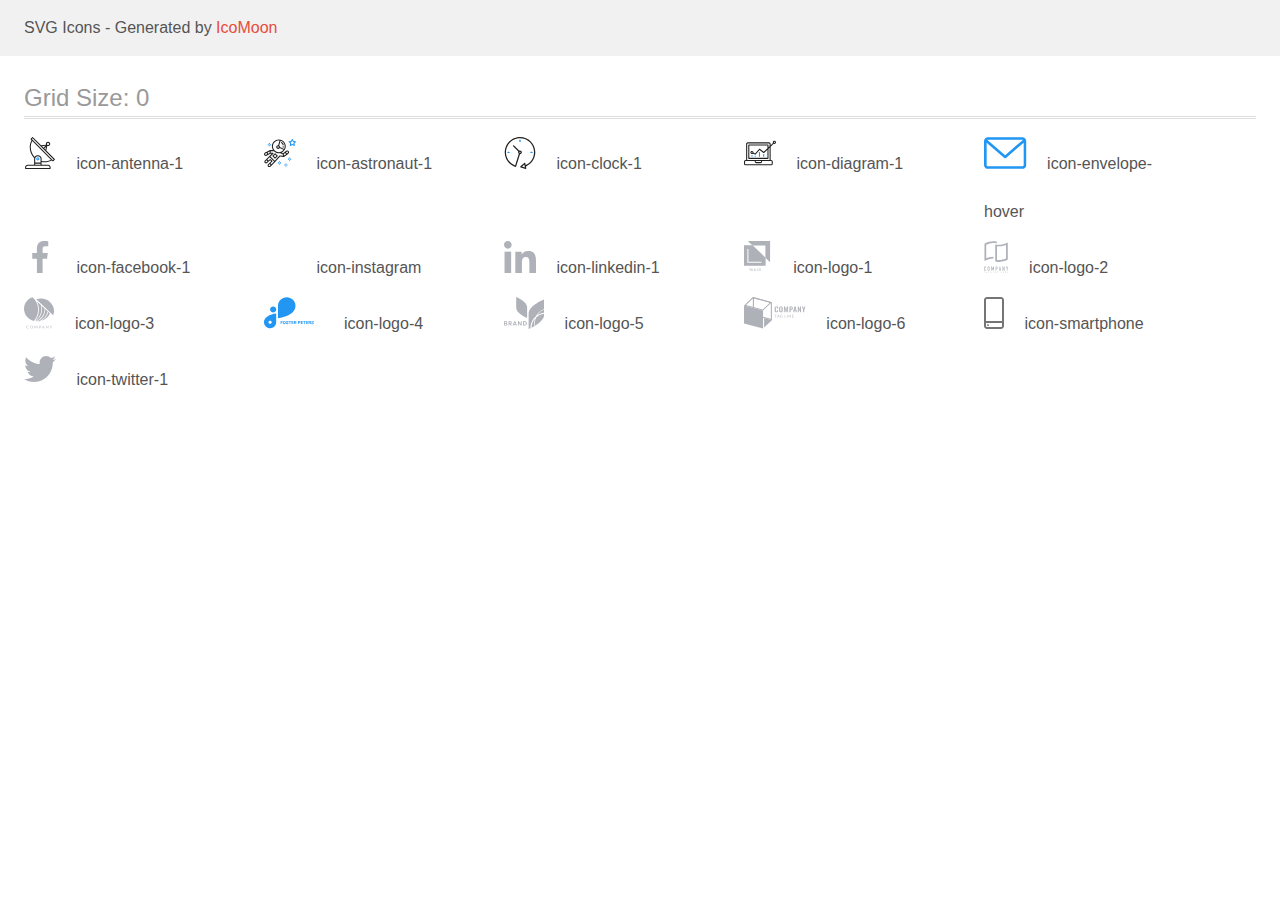
<file: img/sprite/demo.html>
<!doctype html>
<html>
<head>
    <title>IcoMoon - SVG Icons</title>
    <meta charset="utf-8">
    <meta name="viewport" content="width=device-width, initial-scale=1">
    <link rel="stylesheet" href="demo-files/demo.css">
    <link rel="stylesheet" href="style.css">
</head>
<body>
<svg aria-hidden="true" style="position: absolute; width: 0; height: 0; overflow: hidden;" version="1.1" xmlns="http://www.w3.org/2000/svg" xmlns:xlink="http://www.w3.org/1999/xlink">
<defs>
<symbol id="icon-antenna-1" viewBox="0 0 32 32">
<path fill="#212121" style="fill: var(--color1, #212121)" d="M30.773 22.098l-8.443-8.505 0.937-4.615c0.242 0.094 0.499 0.144 0.758 0.146h0.006c1.192 0.014 2.17-0.941 2.184-2.133s-0.941-2.17-2.133-2.184c-1.192-0.014-2.17 0.941-2.184 2.133-0.003 0.255 0.039 0.509 0.125 0.749l-4.96 0.605-8.091-8.133c-0.099-0.101-0.235-0.159-0.377-0.16-0.14 0.001-0.274 0.056-0.373 0.155l-1.513 1.504c-0.208 0.208-0.208 0.546 0 0.754l0.814 0.826c-3.153 5.798-2.129 12.978 2.519 17.663 0.043 0.041 0.092 0.074 0.146 0.098-0.034 0.18-0.051 0.364-0.052 0.547v6.187h-6.4c-1.472 0.002-2.665 1.195-2.667 2.667v1.067c0 0.295 0.239 0.533 0.533 0.533h24.533c0.295 0 0.533-0.239 0.533-0.533v-1.067c-0.002-1.472-1.195-2.665-2.667-2.667h-6.4v-2.742c1.003 0.21 2.024 0.317 3.049 0.32 2.458-0.003 4.877-0.615 7.040-1.783l0.818 0.823c0.099 0.101 0.235 0.159 0.377 0.16 0.14-0.001 0.274-0.056 0.373-0.155l1.513-1.504c0.208-0.208 0.208-0.546 0-0.754zM23.28 6.233c0.418-0.415 1.093-0.414 1.508 0.004s0.414 1.093-0.004 1.508c-0.2 0.199-0.47 0.31-0.752 0.31h-0.003c-0.589-0.003-1.064-0.483-1.061-1.072 0.002-0.282 0.115-0.552 0.314-0.751h-0.002zM22.024 9.738l-0.598 2.946-1.175-1.182 1.774-1.763zM21.419 8.836l-1.92 1.909-1.485-1.493 3.405-0.415zM24.004 28.8c0.884 0 1.6 0.716 1.6 1.6v0.533h-23.467v-0.533c0-0.884 0.716-1.6 1.6-1.6h20.267zM16.537 26.667v1.067h-5.333v-1.067h5.333zM11.204 25.6v-4.053c0-1.294 1.196-2.347 2.667-2.347s2.667 1.053 2.667 2.347v4.053h-5.333zM17.604 23.904v-2.357c0-1.882-1.675-3.413-3.733-3.413-1.331-0.020-2.576 0.657-3.281 1.786-4.058-4.274-4.971-10.645-2.279-15.887l18.602 18.708c-2.872 1.461-6.165 1.873-9.309 1.163zM28.893 23.22l-21.057-21.181 0.755-0.752 7.935 7.98c0.004 0 0.006 0.007 0.010 0.010l13.115 13.191-0.757 0.752z"></path>
<path fill="#2196f3" style="fill: var(--color2, #2196f3)" d="M13.876 20.267h-0.005c-0.884-0.001-1.601 0.714-1.602 1.598s0.714 1.601 1.598 1.602h0.005c0.884 0.001 1.601-0.714 1.602-1.598s-0.714-1.601-1.598-1.602zM14.249 22.245c-0.1 0.1-0.236 0.156-0.378 0.155-0.295-0.002-0.532-0.242-0.531-0.536 0.001-0.141 0.057-0.276 0.157-0.375s0.233-0.154 0.373-0.155c0.295 0.002 0.532 0.241 0.53 0.536-0.001 0.141-0.057 0.276-0.157 0.375h0.005z"></path>
</symbol>
<symbol id="icon-astronaut-1" viewBox="0 0 32 32">
<path fill="#2196f3" style="fill: var(--color2, #2196f3)" d="M31.974 4.524c-0.063-0.193-0.229-0.333-0.43-0.363l-1.91-0.278-0.855-1.731c-0.179-0.365-0.777-0.365-0.956 0l-0.855 1.731-1.91 0.278c-0.201 0.029-0.367 0.17-0.431 0.363-0.062 0.193-0.011 0.405 0.135 0.547l1.383 1.348-0.326 1.903c-0.034 0.2 0.048 0.402 0.212 0.522 0.166 0.121 0.382 0.135 0.562 0.040l1.709-0.899 1.709 0.899c0.078 0.041 0.164 0.061 0.249 0.061 0.11 0 0.221-0.034 0.314-0.102 0.164-0.119 0.246-0.322 0.212-0.522l-0.326-1.903 1.383-1.348c0.145-0.142 0.197-0.354 0.135-0.547zM29.511 5.851c-0.125 0.122-0.183 0.299-0.153 0.472l0.191 1.114-1-0.526c-0.078-0.041-0.163-0.061-0.249-0.061s-0.17 0.020-0.249 0.061l-1.001 0.526 0.191-1.114c0.030-0.173-0.028-0.349-0.153-0.472l-0.81-0.789 1.119-0.163c0.174-0.025 0.324-0.134 0.402-0.292l0.5-1.013 0.5 1.013c0.078 0.157 0.228 0.267 0.402 0.292l1.119 0.163-0.809 0.789z"></path>
<path fill="#2196f3" style="fill: var(--color2, #2196f3)" d="M26.134 20.522h-1.067v1.067h1.067v-1.067z"></path>
<path fill="#2196f3" style="fill: var(--color2, #2196f3)" d="M26.134 22.656h-1.067v1.067h1.067v-1.067z"></path>
<path fill="#2196f3" style="fill: var(--color2, #2196f3)" d="M27.2 21.589h-1.067v1.067h1.067v-1.067z"></path>
<path fill="#2196f3" style="fill: var(--color2, #2196f3)" d="M25.067 21.589h-1.067v1.067h1.067v-1.067z"></path>
<path fill="#2196f3" style="fill: var(--color2, #2196f3)" d="M22.4 26.389h-1.067v1.067h1.067v-1.067z"></path>
<path fill="#2196f3" style="fill: var(--color2, #2196f3)" d="M22.4 28.522h-1.067v1.067h1.067v-1.067z"></path>
<path fill="#2196f3" style="fill: var(--color2, #2196f3)" d="M23.467 27.456h-1.067v1.067h1.067v-1.067z"></path>
<path fill="#2196f3" style="fill: var(--color2, #2196f3)" d="M21.333 27.456h-1.067v1.067h1.067v-1.067z"></path>
<path fill="#2196f3" style="fill: var(--color2, #2196f3)" d="M16 24.256h-1.067v1.067h1.067v-1.067z"></path>
<path fill="#2196f3" style="fill: var(--color2, #2196f3)" d="M16 26.389h-1.067v1.067h1.067v-1.067z"></path>
<path fill="#2196f3" style="fill: var(--color2, #2196f3)" d="M17.067 25.322h-1.067v1.067h1.067v-1.067z"></path>
<path fill="#2196f3" style="fill: var(--color2, #2196f3)" d="M14.933 25.322h-1.067v1.067h1.067v-1.067z"></path>
<path fill="#2196f3" style="fill: var(--color2, #2196f3)" d="M5.867 6.122h-1.067v1.067h1.067v-1.067z"></path>
<path fill="#2196f3" style="fill: var(--color2, #2196f3)" d="M5.867 8.255h-1.067v1.067h1.067v-1.067z"></path>
<path fill="#2196f3" style="fill: var(--color2, #2196f3)" d="M6.933 7.189h-1.067v1.067h1.067v-1.067z"></path>
<path fill="#2196f3" style="fill: var(--color2, #2196f3)" d="M4.8 7.189h-1.067v1.067h1.067v-1.067z"></path>
<path fill="#212121" style="fill: var(--color1, #212121)" d="M24.715 14.159c-0.287-0.388-0.709-0.637-1.188-0.705-0.481-0.068-0.956 0.058-1.34 0.352l-1.252 0.96-1.898 1.417-1.358-0.541c2.421-1.086 4.114-3.508 4.114-6.32 0-3.823-3.123-6.933-6.961-6.933s-6.961 3.11-6.961 6.933c0 1.386 0.414 2.674 1.12 3.758l-2.764-0.024c-0.002 0-0.003 0-0.005 0-0.009 0-0.015 0.004-0.023 0.005-0.053 0.002-0.105 0.013-0.155 0.031-0.013 0.005-0.026 0.008-0.038 0.013-0.006 0.003-0.013 0.003-0.019 0.006l-3.233 1.596c-0.001 0-0.001 0-0.001 0.001l-1.893 0.911c-0.021 0.009-0.042 0.021-0.063 0.035-0.755 0.502-1.012 1.489-0.598 2.295 0.22 0.429 0.595 0.745 1.056 0.889 0.178 0.055 0.359 0.083 0.539 0.083 0.29 0 0.577-0.071 0.839-0.211l1.388-0.738 2.264-1.169 1.357-0.008-5.442 5.416c-0.001 0.001-0.001 0.001-0.002 0.001l-1.339 1.333c-0.316 0.315-0.49 0.732-0.49 1.178s0.174 0.863 0.49 1.179c0.325 0.323 0.752 0.485 1.179 0.485s0.854-0.162 1.18-0.485l1.314-1.309 1.741-1.3 0.901 0.897-1.762 1.754c-0 0.001-0.001 0.001-0.002 0.001l-1.339 1.333c-0.316 0.315-0.49 0.732-0.49 1.178s0.174 0.863 0.49 1.179c0.325 0.323 0.753 0.485 1.18 0.485s0.855-0.162 1.18-0.485l3.482-3.467c0.001-0.001 0.001-0.001 0.001-0.002l1.010-1-0.004-0.004c0.006-0.006 0.015-0.009 0.022-0.015l5.166-5.658 3.471 0.494c0.025 0.004 0.050 0.005 0.075 0.005 0.065 0 0.127-0.015 0.187-0.038 0.018-0.006 0.033-0.015 0.050-0.023 0.019-0.010 0.039-0.015 0.058-0.027l3.213-2.133c0.012-0.008 0.018-0.021 0.029-0.029 0.013-0.010 0.029-0.014 0.041-0.026l1.271-1.191c0.662-0.62 0.753-1.635 0.212-2.362zM2.13 17.77c-0.173 0.093-0.37 0.111-0.558 0.052-0.187-0.058-0.338-0.186-0.427-0.358-0.161-0.314-0.068-0.695 0.214-0.902l1.314-0.632 0.449 1.312-0.992 0.528zM5.628 15.942l-1.548 0.8-0.439-1.283 2.027-1.001-0.040 1.484zM20.727 9.322c0 0.918-0.219 1.785-0.599 2.559l-4.181-1.899c-0.044-0.573-0.341-1.075-0.788-1.388l1.464-4.86c2.378 0.756 4.105 2.974 4.105 5.588zM8.938 9.322c0-3.235 2.644-5.867 5.894-5.867 0.253 0 0.5 0.021 0.745 0.052l-1.432 4.754c-0.019-0.001-0.037-0.006-0.057-0.006-1.033 0-1.873 0.837-1.873 1.867s0.84 1.867 1.873 1.867c0.694 0 1.294-0.383 1.618-0.945l3.862 1.755c-1.075 1.446-2.795 2.39-4.737 2.39-3.25 0-5.894-2.632-5.894-5.867zM14.894 10.122c0 0.441-0.362 0.8-0.806 0.8s-0.806-0.359-0.806-0.8c0-0.441 0.362-0.8 0.806-0.8s0.806 0.359 0.806 0.8zM2.465 25.146c-0.236 0.234-0.619 0.234-0.854 0.001-0.114-0.114-0.176-0.263-0.176-0.423s0.062-0.309 0.176-0.421l0.962-0.958 0.851 0.848-0.959 0.955zM5.679 28.88c-0.236 0.234-0.619 0.235-0.855 0.001-0.114-0.114-0.176-0.263-0.176-0.423s0.062-0.309 0.176-0.421l0.963-0.959 0.852 0.848-0.96 0.955zM9.16 25.411c-0.001 0-0.001 0-0.002 0.001l-1.765 1.76-0.852-0.848 1.763-1.755c0 0 0 0 0-0s0.001-0.001 0.002-0.001c0.040-0.040 0.065-0.088 0.090-0.135 0.007-0.014 0.020-0.026 0.026-0.040 0.017-0.041 0.019-0.085 0.026-0.129 0.003-0.025 0.014-0.047 0.014-0.073 0-0.036-0.013-0.070-0.020-0.106-0.006-0.032-0.006-0.065-0.019-0.095-0.020-0.050-0.055-0.094-0.091-0.138-0.010-0.012-0.014-0.027-0.025-0.038 0 0 0 0-0.001 0s-0.001-0.002-0.001-0.002l-1.607-1.6c-0.017-0.017-0.039-0.024-0.058-0.038-0.028-0.022-0.055-0.042-0.087-0.058-0.030-0.015-0.061-0.024-0.093-0.033-0.034-0.010-0.067-0.017-0.103-0.020-0.033-0.002-0.063 0.001-0.095 0.005-0.036 0.004-0.069 0.009-0.104 0.020-0.034 0.011-0.063 0.027-0.094 0.045-0.020 0.011-0.042 0.015-0.061 0.029l-1.773 1.324-0.901-0.897 2.399-2.386 4.361 4.289-0.928 0.919zM15.979 18.394c-0.015-0.002-0.030 0.004-0.045 0.003-0.039-0.002-0.076 0.001-0.115 0.007-0.030 0.005-0.059 0.011-0.088 0.021-0.034 0.012-0.065 0.028-0.097 0.047-0.030 0.018-0.057 0.037-0.083 0.061-0.013 0.011-0.028 0.017-0.040 0.029l-4.698 5.146-4.328-4.257 2.833-2.818c0.209-0.208 0.21-0.546 0.002-0.755-0.105-0.105-0.243-0.157-0.381-0.156v-0.001l-2.219 0.013 0.028-1.607 3.104 0.027c1.265 1.294 3.029 2.101 4.981 2.101 0.437 0 0.864-0.045 1.279-0.123 0.040 0.032 0.079 0.065 0.13 0.085l2.41 0.96 0.331 1.644-3.003-0.427zM20.020 18.572l-0.313-1.558 1.446-1.080 0.947 1.257-2.080 1.381zM23.774 15.741l-0.838 0.785-0.931-1.236 0.831-0.637c0.155-0.119 0.351-0.168 0.543-0.143 0.193 0.027 0.364 0.128 0.48 0.284 0.217 0.292 0.18 0.699-0.085 0.947z"></path>
<path fill="#212121" style="fill: var(--color1, #212121)" d="M13.602 18.544l-2.143-2.133c-0.207-0.207-0.545-0.207-0.753 0l-2.142 2.133c-0.1 0.101-0.157 0.236-0.157 0.378s0.056 0.278 0.157 0.378l2.142 2.133c0.104 0.103 0.241 0.155 0.377 0.155s0.273-0.052 0.376-0.155l2.143-2.133c0.1-0.1 0.157-0.236 0.157-0.378s-0.057-0.278-0.157-0.378zM11.083 20.303l-1.387-1.381 1.387-1.381 1.387 1.381-1.387 1.381z"></path>
<path fill="#212121" style="fill: var(--color1, #212121)" d="M17.164 5.071l-0.258 1.036c0.071 0.018 1.738 0.452 1.738 2.149h1.067c-0-2.017-1.666-2.965-2.547-3.185z"></path>
<path fill="#212121" style="fill: var(--color1, #212121)" d="M19.711 9.322h-1.067v1.067h1.067v-1.067z"></path>
</symbol>
<symbol id="icon-clock-1" viewBox="0 0 32 32">
<path fill="#212121" style="fill: var(--color1, #212121)" d="M31.297 15.301c-0.002-8.452-6.855-15.303-15.308-15.301s-15.303 6.855-15.301 15.308c0.001 6.658 4.307 12.551 10.649 14.576 0.061 0.019 0.124 0.029 0.187 0.029 0.121-0 0.239-0.032 0.342-0.094 0.135-0.080 0.236-0.207 0.283-0.356l3.865-12.25c1.057-0.005 1.909-0.866 1.903-1.923s-0.866-1.909-1.923-1.903c-0.284 0.001-0.565 0.067-0.82 0.191l-5.106-5.107c-0.253-0.245-0.657-0.238-0.902 0.016-0.239 0.247-0.239 0.639 0 0.886l5.103 5.109c-0.392 0.799-0.168 1.764 0.536 2.309l-3.683 11.673c-7.278-2.681-11.004-10.754-8.323-18.032s10.754-11.004 18.032-8.323 11.004 10.754 8.323 18.032c-1.31 3.556-4.001 6.431-7.462 7.973l-0.398-1.874c-0.073-0.344-0.411-0.565-0.756-0.492-0.109 0.023-0.209 0.074-0.292 0.148l-3.837 3.426c-0.263 0.234-0.287 0.637-0.052 0.9 0.076 0.085 0.174 0.149 0.283 0.184l4.899 1.563c0.335 0.108 0.694-0.077 0.802-0.412 0.034-0.106 0.040-0.219 0.017-0.328l-0.391-1.839c5.664-2.388 9.342-7.942 9.329-14.089zM15.992 14.664c0.352 0 0.638 0.286 0.638 0.638s-0.286 0.638-0.638 0.638c-0.352 0-0.638-0.285-0.638-0.638s0.285-0.638 0.638-0.638zM18.093 29.528l2.184-1.948 0.603 2.84-2.787-0.892z"></path>
<path fill="#2196f3" style="fill: var(--color2, #2196f3)" d="M15.354 3.185v1.275c0 0.352 0.285 0.638 0.638 0.638s0.638-0.285 0.638-0.638v-1.275c0-0.352-0.286-0.638-0.638-0.638s-0.638 0.286-0.638 0.638z"></path>
<path fill="#2196f3" style="fill: var(--color2, #2196f3)" d="M3.876 14.664c-0.352 0-0.638 0.286-0.638 0.638s0.285 0.638 0.638 0.638h1.275c0.352 0 0.638-0.285 0.638-0.638s-0.285-0.638-0.638-0.638h-1.275z"></path>
<path fill="#2196f3" style="fill: var(--color2, #2196f3)" d="M28.108 15.939c0.352 0 0.638-0.285 0.638-0.638s-0.285-0.638-0.638-0.638h-1.275c-0.352 0-0.638 0.286-0.638 0.638s0.286 0.638 0.638 0.638h1.275z"></path>
</symbol>
<symbol id="icon-diagram-1" viewBox="0 0 32 32">
<path fill="#2196f3" style="fill: var(--color2, #2196f3)" d="M14.926 14.965h1.066v4.798h-1.066v-4.797z"></path>
<path fill="#2196f3" style="fill: var(--color2, #2196f3)" d="M19.19 17.097h1.066v2.665h-1.066v-2.665z"></path>
<path fill="#2196f3" style="fill: var(--color2, #2196f3)" d="M10.661 18.696h1.066v1.066h-1.066v-1.066z"></path>
<path fill="#2196f3" style="fill: var(--color2, #2196f3)" d="M7.463 18.163h1.066v1.599h-1.066v-1.599z"></path>
<path fill="#212121" style="fill: var(--color1, #212121)" d="M1.599 28.291h25.587c0.883 0 1.599-0.716 1.599-1.599v-2.132c0-0.883-0.716-1.599-1.599-1.599h-0.533v-13.293l3.028-2.868c0.703 0.346 1.553 0.136 2.013-0.499s0.396-1.508-0.152-2.068-1.42-0.644-2.065-0.198c-0.644 0.446-0.873 1.292-0.542 2.002l-2.281 2.163v-1.23c0-0.883-0.716-1.599-1.599-1.599h-21.322c-0.883 0-1.599 0.716-1.599 1.599v15.992h-0.533c-0.883 0-1.599 0.716-1.599 1.599v2.132c0 0.883 0.716 1.599 1.599 1.599zM30.384 4.837c0.294 0 0.533 0.239 0.533 0.533s-0.239 0.533-0.533 0.533c-0.294 0-0.533-0.239-0.533-0.533s0.239-0.533 0.533-0.533zM3.198 6.969c0-0.294 0.239-0.533 0.533-0.533h21.322c0.294 0 0.533 0.239 0.533 0.533v2.239l-1.066 1.013v-2.186c0-0.294-0.239-0.533-0.533-0.533h-19.19c-0.294 0-0.533 0.239-0.533 0.533v13.326c0 0.294 0.239 0.533 0.533 0.533h19.19c0.294 0 0.533-0.239 0.533-0.533v-9.674l1.066-1.010v12.284h-22.388v-15.992zM7.996 13.899c-0.721-0.002-1.354 0.478-1.546 1.174s0.105 1.433 0.725 1.801c0.62 0.368 1.41 0.276 1.928-0.226l1.853 0.93c0.215 0.108 0.476 0.057 0.636-0.123l3.939-4.431 3.872 2.901c0.208 0.156 0.498 0.139 0.686-0.039l3.365-3.188v8.131h-18.124v-12.26h18.124v2.66l-3.771 3.572-3.904-2.927c-0.222-0.166-0.534-0.135-0.718 0.072l-3.993 4.493-1.493-0.746c0.011-0.064 0.018-0.129 0.020-0.193 0-0.883-0.716-1.599-1.599-1.599zM8.529 15.498c0 0.294-0.239 0.533-0.533 0.533s-0.533-0.239-0.533-0.533c0-0.294 0.239-0.533 0.533-0.533s0.533 0.239 0.533 0.533zM11.727 24.027h5.331v0.533c0 0.294-0.239 0.533-0.533 0.533h-4.264c-0.294 0-0.533-0.239-0.533-0.533v-0.533zM1.066 24.56c0-0.294 0.239-0.533 0.533-0.533h9.062v0.533c0 0.883 0.716 1.599 1.599 1.599h4.264c0.883 0 1.599-0.716 1.599-1.599v-0.533h9.062c0.294 0 0.533 0.239 0.533 0.533v2.132c0 0.294-0.239 0.533-0.533 0.533h-25.587c-0.294 0-0.533-0.239-0.533-0.533v-2.132z"></path>
</symbol>
<symbol id="icon-envelope-hover" viewBox="0 0 43 32">
<path fill="#2196f3" style="fill: var(--color2, #2196f3)" d="M38.667 0h-34.667c-2.206 0-4 1.794-4 4v24c0 2.206 1.794 4 4 4h34.667c2.206 0 4-1.794 4-4v-24c0-2.206-1.794-4-4-4zM38.667 2.667c0.181 0 0.353 0.038 0.511 0.103l-17.844 15.466-17.844-15.466c0.158-0.066 0.33-0.103 0.511-0.103h34.667zM38.667 29.333h-34.667c-0.736 0-1.333-0.598-1.333-1.333v-22.413l17.793 15.421c0.251 0.217 0.563 0.326 0.874 0.326s0.622-0.108 0.874-0.326l17.793-15.421v22.413c0 0.736-0.598 1.333-1.333 1.333z"></path>
</symbol>
<symbol id="icon-facebook-1" viewBox="0 0 32 32">
<path fill="#afb1b8" style="fill: var(--color3, #afb1b8)" d="M21.329 5.313h2.921v-5.088c-0.504-0.069-2.237-0.225-4.256-0.225-4.212 0-7.097 2.649-7.097 7.519v4.481h-4.648v5.688h4.648v14.312h5.699v-14.311h4.46l0.708-5.688h-5.169v-3.919c0.001-1.644 0.444-2.769 2.735-2.769z"></path>
</symbol>
<symbol id="icon-instagram" viewBox="0 0 32 32">
<path fill="#fff" style="fill: var(--color4, #fff)" d="M31.969 9.408c-0.075-1.7-0.35-2.869-0.744-3.882-0.406-1.075-1.032-2.038-1.851-2.838-0.8-0.813-1.769-1.444-2.832-1.844-1.019-0.394-2.182-0.669-3.882-0.744-1.713-0.081-2.257-0.1-6.601-0.1s-4.888 0.019-6.595 0.094c-1.7 0.075-2.869 0.35-3.882 0.744-1.075 0.406-2.038 1.031-2.838 1.85-0.813 0.8-1.444 1.769-1.844 2.832-0.394 1.019-0.669 2.182-0.744 3.882-0.081 1.713-0.1 2.257-0.1 6.601s0.019 4.888 0.094 6.595c0.075 1.7 0.35 2.869 0.744 3.882 0.406 1.075 1.038 2.038 1.85 2.838 0.8 0.813 1.769 1.444 2.832 1.844 1.019 0.394 2.182 0.669 3.882 0.744 1.706 0.075 2.25 0.094 6.595 0.094s4.888-0.019 6.595-0.094c1.7-0.075 2.869-0.35 3.882-0.744 2.151-0.832 3.851-2.532 4.682-4.682 0.394-1.019 0.669-2.182 0.744-3.882 0.075-1.707 0.094-2.251 0.094-6.595s-0.006-4.888-0.081-6.595zM29.087 22.473c-0.069 1.563-0.331 2.407-0.55 2.969-0.538 1.394-1.644 2.5-3.038 3.038-0.563 0.219-1.413 0.481-2.969 0.55-1.688 0.075-2.194 0.094-6.464 0.094s-4.782-0.019-6.464-0.094c-1.563-0.069-2.407-0.331-2.969-0.55-0.694-0.256-1.325-0.663-1.838-1.194-0.531-0.519-0.938-1.144-1.194-1.838-0.219-0.563-0.481-1.413-0.55-2.969-0.075-1.688-0.094-2.194-0.094-6.464s0.019-4.782 0.094-6.464c0.069-1.563 0.331-2.407 0.55-2.969 0.256-0.694 0.663-1.325 1.2-1.838 0.519-0.531 1.144-0.938 1.838-1.194 0.563-0.219 1.413-0.481 2.969-0.55 1.688-0.075 2.194-0.094 6.464-0.094 4.276 0 4.782 0.019 6.464 0.094 1.563 0.069 2.407 0.331 2.969 0.55 0.694 0.256 1.325 0.662 1.838 1.194 0.531 0.519 0.938 1.144 1.194 1.838 0.219 0.563 0.481 1.413 0.55 2.969 0.075 1.688 0.094 2.194 0.094 6.464s-0.019 4.77-0.094 6.458z"></path>
<path fill="#fff" style="fill: var(--color4, #fff)" d="M16.059 7.783c-4.538 0-8.22 3.682-8.22 8.22s3.682 8.22 8.22 8.22c4.539 0 8.22-3.682 8.22-8.22s-3.682-8.22-8.22-8.22zM16.059 21.335c-2.944 0-5.332-2.388-5.332-5.332s2.388-5.332 5.332-5.332c2.944 0 5.332 2.388 5.332 5.332s-2.388 5.332-5.332 5.332z"></path>
<path fill="#fff" style="fill: var(--color4, #fff)" d="M26.524 7.458c0 1.060-0.859 1.919-1.919 1.919s-1.919-0.859-1.919-1.919c0-1.060 0.859-1.919 1.919-1.919s1.919 0.859 1.919 1.919z"></path>
</symbol>
<symbol id="icon-linkedin-1" viewBox="0 0 32 32">
<path fill="#afb1b8" style="fill: var(--color3, #afb1b8)" d="M31.992 32v-0.001h0.008v-11.736c0-5.741-1.236-10.164-7.948-10.164-3.227 0-5.392 1.771-6.276 3.449h-0.093v-2.913h-6.364v21.364h6.627v-10.579c0-2.785 0.528-5.479 3.977-5.479 3.399 0 3.449 3.179 3.449 5.657v10.401h6.62z"></path>
<path fill="#afb1b8" style="fill: var(--color3, #afb1b8)" d="M0.528 10.636h6.635v21.364h-6.635v-21.364z"></path>
<path fill="#afb1b8" style="fill: var(--color3, #afb1b8)" d="M3.843 0c-2.121 0-3.843 1.721-3.843 3.843s1.721 3.879 3.843 3.879c2.121 0 3.843-1.757 3.843-3.879-0.001-2.121-1.723-3.843-3.843-3.843v0z"></path>
</symbol>
<symbol id="icon-logo-1" viewBox="0 0 29 32">
<path fill="#afb1b8" style="fill: var(--color3, #afb1b8)" d="M3.84 0l4.677 4.428h13.046v12.351l4.677 4.428v-21.206h-22.4z"></path>
<path fill="#afb1b8" style="fill: var(--color3, #afb1b8)" d="M0 4.241v20.6h21.76v-8.188l-13.105-12.406-8.655-0.005zM17.615 21.828h-14.172v-13.854h1.002v12.916h13.17v0.938z"></path>
<path fill="#afb1b8" style="fill: var(--color3, #afb1b8)" d="M6.266 28.662l0.523-1.078h0.438l-0.763 1.438v0.837h-0.397v-0.837l-0.764-1.438h0.439l0.523 1.078zM8.513 29.329h-0.881l-0.184 0.53h-0.411l0.859-2.275h0.355l0.861 2.275h-0.412l-0.186-0.53zM7.743 29.010h0.659l-0.33-0.944-0.33 0.944zM10.071 29.244c0-0.105 0.029-0.202 0.086-0.289 0.057-0.089 0.17-0.193 0.339-0.314-0.088-0.111-0.151-0.206-0.186-0.284s-0.052-0.154-0.052-0.227c0-0.178 0.054-0.319 0.162-0.422s0.254-0.156 0.438-0.156c0.166 0 0.301 0.049 0.406 0.147 0.106 0.097 0.159 0.217 0.159 0.361 0 0.095-0.024 0.182-0.072 0.262-0.048 0.079-0.127 0.158-0.236 0.238l-0.155 0.113 0.439 0.519c0.064-0.125 0.095-0.264 0.095-0.417h0.33c0 0.28-0.066 0.51-0.197 0.689l0.334 0.395h-0.441l-0.128-0.152c-0.162 0.122-0.356 0.183-0.581 0.183s-0.405-0.059-0.541-0.178c-0.134-0.12-0.202-0.276-0.202-0.467zM10.824 29.587c0.128 0 0.248-0.043 0.359-0.128l-0.497-0.586-0.048 0.034c-0.125 0.095-0.188 0.203-0.188 0.325 0 0.105 0.034 0.191 0.102 0.256s0.158 0.098 0.272 0.098zM10.615 28.121c0 0.087 0.054 0.197 0.161 0.33l0.173-0.119 0.048-0.039c0.065-0.057 0.097-0.131 0.097-0.22 0-0.059-0.022-0.11-0.067-0.152-0.045-0.043-0.102-0.064-0.17-0.064-0.074 0-0.133 0.025-0.177 0.075s-0.066 0.113-0.066 0.189zM14.748 29.118c-0.023 0.243-0.113 0.432-0.269 0.569-0.156 0.135-0.364 0.203-0.623 0.203-0.181 0-0.341-0.043-0.48-0.128-0.137-0.086-0.244-0.209-0.319-0.367s-0.114-0.342-0.117-0.552v-0.212c0-0.215 0.038-0.404 0.114-0.567s0.185-0.29 0.327-0.378c0.143-0.088 0.307-0.133 0.494-0.133 0.251 0 0.453 0.068 0.606 0.205s0.242 0.329 0.267 0.578h-0.394c-0.019-0.164-0.067-0.281-0.144-0.353-0.076-0.073-0.188-0.109-0.336-0.109-0.172 0-0.304 0.063-0.397 0.189-0.092 0.125-0.139 0.309-0.141 0.552v0.202c0 0.246 0.044 0.433 0.131 0.563s0.218 0.194 0.387 0.194c0.155 0 0.272-0.035 0.35-0.105s0.128-0.186 0.148-0.348h0.394zM16.918 28.78c0 0.223-0.039 0.419-0.116 0.588-0.077 0.168-0.188 0.297-0.331 0.388-0.143 0.090-0.307 0.134-0.494 0.134-0.184 0-0.349-0.045-0.494-0.134-0.144-0.091-0.255-0.219-0.334-0.386-0.078-0.167-0.118-0.359-0.119-0.576v-0.128c0-0.222 0.039-0.418 0.117-0.588 0.079-0.17 0.19-0.299 0.333-0.389 0.144-0.091 0.308-0.136 0.494-0.136s0.349 0.045 0.492 0.134c0.144 0.088 0.255 0.217 0.333 0.384s0.118 0.361 0.119 0.583v0.127zM16.523 28.662c0-0.252-0.048-0.445-0.144-0.58-0.095-0.134-0.23-0.202-0.405-0.202-0.171 0-0.305 0.067-0.402 0.202-0.096 0.133-0.145 0.322-0.147 0.567v0.131c0 0.25 0.048 0.443 0.145 0.58s0.233 0.205 0.406 0.205c0.175 0 0.309-0.067 0.403-0.2 0.095-0.133 0.142-0.328 0.142-0.584v-0.119z"></path>
</symbol>
<symbol id="icon-logo-2" viewBox="0 0 25 32">
<path fill="#afb1b8" style="fill: var(--color3, #afb1b8)" d="M10.447 1.806h0.084c0.156 0 0.324 0.016 0.49 0.030 0.734 0.052 1.463 0.162 2.179 0.329v-1.762c-0.738-0.185-1.491-0.305-2.249-0.358-0.288-0.022-0.595-0.036-0.909-0.044h-0.263c-1.523 0.006-3.039 0.201-4.515 0.582-1.68 0.419-3.293 1.075-4.79 1.948v17.475c1.442-0.783 2.976-1.381 4.566-1.779 1.256-0.32 2.539-0.517 3.833-0.588h0.051c0.216-0.011 0.433-0.017 0.655-0.019v-1.79c-1.681 0.022-3.353 0.244-4.982 0.662-0.602 0.157-1.185 0.325-1.731 0.513l-0.623 0.211v-13.625l0.266-0.128c2.032-0.963 4.229-1.524 6.471-1.651 0.019-0.001 0.037-0.001 0.056 0 0.248-0.013 0.497-0.019 0.741-0.019h0.28c0.129 0.003 0.258 0.006 0.388 0.014z"></path>
<path fill="#afb1b8" style="fill: var(--color3, #afb1b8)" d="M14.837 3.651c-0.409 0-0.814-0.014-1.205-0.044-0.467-0.034-0.947-0.091-1.401-0.167-0.277-0.047-0.55-0.103-0.814-0.164v17.275c1.12 0.277 2.271 0.413 3.425 0.404 1.523-0.006 3.039-0.201 4.515-0.581 1.68-0.42 3.294-1.075 4.792-1.948v-17.163c-1.442 0.783-2.975 1.381-4.564 1.781-1.551 0.398-3.145 0.603-4.747 0.609zM21.745 3.95l0.623-0.21v13.63l-0.266 0.128c-1.021 0.486-2.087 0.869-3.184 1.144-1.331 0.344-2.7 0.522-4.074 0.527-0.411 0-0.819-0.017-1.214-0.052l-0.427-0.038v-14.017l0.497 0.033c0.361 0.023 0.735 0.034 1.141 0.034 1.745-0.006 3.483-0.229 5.173-0.663 0.581-0.153 1.158-0.325 1.731-0.518z"></path>
<path fill="#afb1b8" style="fill: var(--color3, #afb1b8)" d="M1.684 25.977c-0.090-0.093-0.197-0.166-0.317-0.214s-0.247-0.071-0.376-0.066c-0.137-0.002-0.273 0.024-0.4 0.075-0.117 0.046-0.222 0.116-0.311 0.205s-0.156 0.196-0.201 0.313c-0.049 0.123-0.073 0.254-0.072 0.387v2.335c-0.006 0.165 0.026 0.328 0.092 0.479 0.055 0.12 0.135 0.226 0.233 0.313 0.093 0.079 0.203 0.135 0.321 0.166 0.114 0.032 0.231 0.048 0.349 0.049 0.13 0.001 0.259-0.027 0.377-0.081 0.117-0.051 0.222-0.124 0.311-0.216 0.087-0.091 0.156-0.197 0.204-0.313 0.050-0.118 0.075-0.244 0.075-0.372v-0.261h-0.61v0.208c0.002 0.071-0.010 0.142-0.036 0.208-0.020 0.050-0.050 0.095-0.089 0.131-0.038 0.031-0.081 0.053-0.128 0.067-0.041 0.014-0.084 0.021-0.128 0.022-0.054 0.006-0.11-0.002-0.16-0.024s-0.094-0.057-0.126-0.101c-0.058-0.094-0.086-0.203-0.081-0.313v-2.177c-0.004-0.121 0.022-0.241 0.075-0.349 0.032-0.049 0.077-0.089 0.129-0.114s0.112-0.034 0.17-0.027c0.053-0.002 0.105 0.009 0.152 0.032s0.089 0.057 0.12 0.099c0.068 0.090 0.104 0.2 0.101 0.313v0.202h0.604v-0.238c0.001-0.14-0.024-0.278-0.075-0.408-0.045-0.122-0.114-0.234-0.204-0.329z"></path>
<path fill="#afb1b8" style="fill: var(--color3, #afb1b8)" d="M5.31 25.95c-0.195-0.164-0.44-0.255-0.694-0.257-0.124 0-0.248 0.023-0.364 0.066-0.119 0.042-0.228 0.107-0.322 0.191-0.101 0.091-0.182 0.202-0.237 0.327-0.061 0.143-0.092 0.297-0.089 0.452v2.239c-0.004 0.158 0.026 0.314 0.089 0.459 0.055 0.12 0.136 0.227 0.237 0.313 0.093 0.087 0.203 0.154 0.322 0.197 0.117 0.043 0.24 0.065 0.364 0.066s0.248-0.023 0.364-0.066c0.121-0.044 0.233-0.111 0.33-0.197 0.097-0.087 0.176-0.194 0.23-0.313 0.063-0.145 0.093-0.301 0.089-0.459v-2.239c0.003-0.155-0.027-0.31-0.089-0.452-0.054-0.123-0.133-0.235-0.23-0.327zM5.025 28.969c0.005 0.060-0.003 0.12-0.024 0.176s-0.054 0.107-0.097 0.148c-0.081 0.068-0.182 0.105-0.287 0.105s-0.207-0.037-0.287-0.105c-0.043-0.041-0.076-0.092-0.097-0.148s-0.029-0.116-0.024-0.176v-2.239c-0.005-0.060 0.003-0.12 0.024-0.176s0.054-0.107 0.097-0.148c0.081-0.068 0.182-0.105 0.287-0.105s0.207 0.037 0.287 0.105c0.043 0.041 0.076 0.092 0.097 0.148s0.029 0.116 0.024 0.176v2.239z"></path>
<path fill="#afb1b8" style="fill: var(--color3, #afb1b8)" d="M10.072 29.969v-4.239h-0.587l-0.771 2.244h-0.011l-0.777-2.244h-0.581v4.239h0.606v-2.579h0.011l0.593 1.823h0.302l0.598-1.823h0.011v2.579h0.606z"></path>
<path fill="#afb1b8" style="fill: var(--color3, #afb1b8)" d="M13.513 26.027c-0.093-0.105-0.211-0.184-0.343-0.232-0.142-0.046-0.29-0.068-0.439-0.066h-0.9v4.239h0.604v-1.656h0.311c0.188 0.009 0.376-0.031 0.545-0.116 0.137-0.076 0.252-0.188 0.332-0.324 0.070-0.113 0.117-0.238 0.139-0.369 0.024-0.16 0.035-0.321 0.033-0.482 0.006-0.204-0.014-0.407-0.059-0.606-0.040-0.147-0.117-0.281-0.223-0.39zM13.201 27.319c-0.003 0.077-0.022 0.152-0.056 0.221-0.035 0.065-0.089 0.117-0.156 0.149-0.089 0.040-0.187 0.058-0.285 0.053h-0.275v-1.441h0.311c0.094-0.005 0.187 0.014 0.272 0.053 0.062 0.036 0.112 0.091 0.142 0.157 0.033 0.074 0.051 0.155 0.053 0.236 0 0.089 0 0.183 0 0.282s0.006 0.2 0 0.291h-0.006z"></path>
<path fill="#afb1b8" style="fill: var(--color3, #afb1b8)" d="M16.374 25.73h-0.495l-0.934 4.239h0.604l0.177-0.911h0.823l0.177 0.911h0.604l-0.957-4.239zM15.817 28.481l0.297-1.537h0.011l0.296 1.537h-0.604z"></path>
<path fill="#afb1b8" style="fill: var(--color3, #afb1b8)" d="M20.277 28.284h-0.011l-0.912-2.554h-0.581v4.239h0.604v-2.549h0.012l0.923 2.549h0.568v-4.239h-0.604v2.554z"></path>
<path fill="#afb1b8" style="fill: var(--color3, #afb1b8)" d="M23.968 25.73l-0.486 1.685h-0.012l-0.486-1.685h-0.64l0.83 2.447v1.792h0.604v-1.792l0.83-2.447h-0.64z"></path>
<path fill="#afb1b8" style="fill: var(--color3, #afb1b8)" d="M0 31.166h0.291v0.817h0.198v-0.817h0.29v-0.167h-0.778v0.167z"></path>
<path fill="#afb1b8" style="fill: var(--color3, #afb1b8)" d="M2.447 30.998l-0.381 0.984h0.21l0.081-0.224h0.392l0.084 0.224h0.215l-0.391-0.984h-0.21zM2.416 31.593l0.134-0.365 0.134 0.365h-0.268z"></path>
<path fill="#afb1b8" style="fill: var(--color3, #afb1b8)" d="M4.866 31.62h0.227v0.127c-0.066 0.053-0.149 0.082-0.234 0.083-0.040 0.002-0.079-0.005-0.116-0.021s-0.068-0.041-0.093-0.072c-0.052-0.075-0.078-0.165-0.073-0.257 0-0.219 0.095-0.329 0.283-0.329 0.050-0.005 0.099 0.008 0.14 0.037s0.070 0.071 0.082 0.12l0.195-0.038c-0.042-0.192-0.181-0.289-0.417-0.289-0.127-0.003-0.25 0.042-0.344 0.127-0.050 0.049-0.088 0.108-0.112 0.174s-0.034 0.135-0.029 0.205c-0.006 0.135 0.039 0.267 0.126 0.369 0.048 0.050 0.107 0.088 0.171 0.113s0.134 0.035 0.203 0.031c0.154 0.004 0.304-0.052 0.417-0.157v-0.388h-0.427v0.166z"></path>
<path fill="#afb1b8" style="fill: var(--color3, #afb1b8)" d="M7.337 30.998h-0.199v0.984h0.69v-0.167h-0.49v-0.817z"></path>
<path fill="#afb1b8" style="fill: var(--color3, #afb1b8)" d="M9.426 30.998h-0.199v0.984h0.199v-0.984z"></path>
<path fill="#afb1b8" style="fill: var(--color3, #afb1b8)" d="M11.469 31.656l-0.403-0.657h-0.193v0.984h0.185v-0.643l0.395 0.643h0.198v-0.984h-0.182v0.657z"></path>
<path fill="#afb1b8" style="fill: var(--color3, #afb1b8)" d="M13.315 31.549h0.49v-0.167h-0.49v-0.216h0.528v-0.167h-0.727v0.984h0.747v-0.167h-0.548v-0.266z"></path>
<path fill="#afb1b8" style="fill: var(--color3, #afb1b8)" d="M17.792 31.387h-0.388v-0.388h-0.198v0.984h0.198v-0.43h0.388v0.43h0.198v-0.984h-0.198v0.388z"></path>
<path fill="#afb1b8" style="fill: var(--color3, #afb1b8)" d="M19.649 31.549h0.492v-0.167h-0.492v-0.216h0.529v-0.167h-0.727v0.984h0.746v-0.167h-0.548v-0.266z"></path>
<path fill="#afb1b8" style="fill: var(--color3, #afb1b8)" d="M22.168 31.549c0.171-0.027 0.258-0.117 0.258-0.274 0.005-0.042-0.001-0.084-0.018-0.123s-0.044-0.072-0.078-0.096c-0.089-0.045-0.189-0.065-0.288-0.058h-0.417v0.984h0.198v-0.412h0.039c0.042-0.003 0.084 0.005 0.123 0.022 0.029 0.018 0.053 0.043 0.070 0.072l0.215 0.313h0.237l-0.12-0.192c-0.053-0.095-0.128-0.176-0.218-0.236zM21.969 31.413h-0.146v-0.247h0.156c0.068-0.005 0.136 0.002 0.201 0.023 0.014 0.013 0.026 0.029 0.033 0.046s0.011 0.037 0.010 0.056c-0.001 0.019-0.006 0.038-0.015 0.055s-0.022 0.032-0.037 0.043c-0.065 0.020-0.133 0.028-0.201 0.023z"></path>
<path fill="#afb1b8" style="fill: var(--color3, #afb1b8)" d="M24.067 31.549h0.49v-0.167h-0.49v-0.216h0.529v-0.167h-0.729v0.984h0.747v-0.167h-0.548v-0.266z"></path>
</symbol>
<symbol id="icon-logo-3" viewBox="0 0 31 32">
<path fill="#afb1b8" style="fill: var(--color3, #afb1b8)" d="M4.722 31.103c0.011 0 0.022 0.003 0.032 0.007s0.019 0.011 0.027 0.018l0.153 0.161c-0.119 0.13-0.266 0.234-0.431 0.305-0.193 0.077-0.401 0.115-0.611 0.109-0.197 0.004-0.392-0.031-0.574-0.102-0.164-0.065-0.312-0.164-0.433-0.288-0.123-0.129-0.218-0.28-0.279-0.445-0.067-0.184-0.1-0.377-0.098-0.571-0.003-0.195 0.033-0.39 0.105-0.573 0.067-0.166 0.168-0.317 0.297-0.445 0.131-0.126 0.287-0.224 0.459-0.29 0.189-0.070 0.389-0.104 0.591-0.102 0.188-0.004 0.375 0.027 0.549 0.093 0.152 0.063 0.291 0.15 0.412 0.257l-0.128 0.171c-0.009 0.012-0.020 0.023-0.033 0.031-0.015 0.010-0.033 0.014-0.052 0.013-0.020-0.001-0.039-0.008-0.056-0.018l-0.069-0.046-0.096-0.058c-0.041-0.022-0.084-0.041-0.128-0.057-0.057-0.019-0.115-0.035-0.174-0.046-0.075-0.013-0.151-0.019-0.228-0.018-0.146-0.002-0.29 0.024-0.425 0.077-0.126 0.048-0.239 0.122-0.333 0.215-0.095 0.099-0.169 0.216-0.216 0.343-0.054 0.145-0.080 0.298-0.078 0.452-0.002 0.156 0.024 0.312 0.078 0.46 0.047 0.126 0.119 0.242 0.212 0.341 0.088 0.093 0.196 0.165 0.318 0.212 0.125 0.049 0.259 0.074 0.394 0.073 0.078 0.001 0.156-0.004 0.234-0.015 0.126-0.015 0.247-0.056 0.354-0.122 0.054-0.034 0.104-0.072 0.151-0.113 0.020-0.018 0.046-0.028 0.073-0.029z"></path>
<path fill="#afb1b8" style="fill: var(--color3, #afb1b8)" d="M9.144 30.296c0.002 0.194-0.033 0.386-0.103 0.567-0.062 0.165-0.161 0.315-0.288 0.44s-0.282 0.224-0.452 0.289c-0.375 0.136-0.789 0.136-1.164 0-0.169-0.066-0.323-0.165-0.45-0.29-0.128-0.128-0.227-0.279-0.291-0.445-0.138-0.367-0.138-0.769 0-1.136 0.065-0.166 0.164-0.317 0.291-0.447 0.128-0.121 0.281-0.216 0.45-0.279 0.374-0.139 0.79-0.139 1.164 0 0.17 0.066 0.324 0.165 0.452 0.29 0.126 0.127 0.224 0.276 0.289 0.44 0.071 0.183 0.106 0.376 0.103 0.571zM8.742 30.296c0.003-0.155-0.022-0.309-0.073-0.456-0.043-0.126-0.113-0.242-0.205-0.341-0.090-0.094-0.2-0.167-0.323-0.215-0.272-0.1-0.574-0.1-0.846 0-0.123 0.048-0.234 0.121-0.324 0.215-0.093 0.098-0.164 0.215-0.207 0.341-0.097 0.297-0.097 0.615 0 0.912 0.043 0.126 0.114 0.242 0.207 0.341 0.090 0.093 0.2 0.166 0.324 0.213 0.273 0.097 0.573 0.097 0.846 0 0.123-0.047 0.234-0.12 0.323-0.213 0.092-0.099 0.162-0.215 0.205-0.341 0.051-0.147 0.076-0.301 0.073-0.456z"></path>
<path fill="#afb1b8" style="fill: var(--color3, #afb1b8)" d="M12.161 30.774l0.040 0.102c0.015-0.036 0.029-0.069 0.044-0.102 0.015-0.034 0.031-0.068 0.050-0.1l0.978-1.694c0.019-0.029 0.036-0.047 0.056-0.053 0.026-0.008 0.053-0.011 0.080-0.009h0.289v2.755h-0.343v-2.026c0-0.026 0-0.055 0-0.086-0.002-0.032-0.002-0.063 0-0.095l-0.984 1.718c-0.012 0.026-0.033 0.047-0.058 0.063s-0.054 0.023-0.084 0.023h-0.056c-0.030 0-0.059-0.007-0.084-0.023s-0.045-0.037-0.057-0.063l-1.013-1.729c0 0.033 0 0.066 0 0.099s0 0.062 0 0.088v2.026h-0.331v-2.75h0.289c0.027-0.002 0.054 0.002 0.080 0.009 0.024 0.011 0.043 0.030 0.054 0.053l0.999 1.696c0.020 0.031 0.036 0.064 0.050 0.098z"></path>
<path fill="#afb1b8" style="fill: var(--color3, #afb1b8)" d="M15.842 30.638v1.032h-0.383v-2.752h0.854c0.161-0.003 0.322 0.017 0.477 0.060 0.124 0.033 0.239 0.092 0.337 0.171 0.085 0.075 0.151 0.167 0.191 0.27 0.045 0.112 0.067 0.232 0.065 0.352 0.002 0.121-0.022 0.24-0.071 0.352-0.046 0.106-0.117 0.2-0.207 0.275-0.098 0.083-0.214 0.145-0.339 0.182-0.149 0.045-0.305 0.067-0.461 0.064l-0.463-0.007zM15.842 30.342h0.463c0.101 0.001 0.201-0.013 0.297-0.042 0.079-0.025 0.152-0.066 0.214-0.119 0.058-0.050 0.102-0.113 0.13-0.182 0.031-0.074 0.047-0.152 0.046-0.232 0.004-0.076-0.009-0.153-0.038-0.224s-0.075-0.135-0.134-0.188c-0.146-0.109-0.33-0.162-0.515-0.148h-0.463v1.134z"></path>
<path fill="#afb1b8" style="fill: var(--color3, #afb1b8)" d="M20.987 31.673h-0.302c-0.030 0.001-0.060-0.008-0.084-0.026-0.022-0.017-0.039-0.039-0.050-0.064l-0.26-0.666h-1.307l-0.27 0.666c-0.010 0.024-0.026 0.046-0.048 0.062-0.024 0.019-0.055 0.028-0.086 0.027h-0.302l1.148-2.756h0.398l1.164 2.756zM19.092 30.65h1.080l-0.456-1.122c-0.035-0.084-0.064-0.171-0.086-0.259l-0.044 0.144c-0.013 0.044-0.029 0.084-0.042 0.117l-0.452 1.12z"></path>
<path fill="#afb1b8" style="fill: var(--color3, #afb1b8)" d="M22.641 28.931c0.023 0.012 0.043 0.029 0.057 0.049l1.675 2.077c0-0.033 0-0.066 0-0.097s0-0.062 0-0.091v-1.951h0.343v2.756h-0.191c-0.027 0.001-0.054-0.005-0.078-0.016-0.024-0.013-0.044-0.030-0.061-0.051l-1.673-2.075c0.002 0.032 0.002 0.063 0 0.095 0 0.031 0 0.058 0 0.084v1.964h-0.343v-2.756h0.203c0.024-0.001 0.047 0.004 0.069 0.013z"></path>
<path fill="#afb1b8" style="fill: var(--color3, #afb1b8)" d="M27.537 30.577v1.094h-0.383v-1.094l-1.059-1.66h0.343c0.029-0.002 0.059 0.007 0.082 0.024 0.021 0.018 0.038 0.039 0.052 0.062l0.662 1.071c0.027 0.046 0.050 0.088 0.069 0.128s0.034 0.078 0.048 0.117l0.050-0.119c0.019-0.043 0.040-0.085 0.065-0.126l0.653-1.078c0.014-0.021 0.030-0.041 0.050-0.058 0.023-0.019 0.052-0.029 0.082-0.027h0.346l-1.060 1.667z"></path>
<path fill="#afb1b8" style="fill: var(--color3, #afb1b8)" d="M11.971 24.293c0.167 0.020 0.335 0.036 0.505 0.051 2.583-1.101 4.768-2.902 6.282-5.18s2.29-4.929 2.231-7.624l-2.846-2.712c0.579 2.869 0.308 5.836-0.782 8.567s-2.956 5.12-5.389 6.898z"></path>
<path fill="#afb1b8" style="fill: var(--color3, #afb1b8)" d="M10.955 24.167l0.077 0.015c2.6-1.772 4.583-4.247 5.691-7.104s1.292-5.965 0.526-8.922l-4.054-3.862c1.64 3.175 2.3 6.728 1.903 10.246s-1.833 6.857-4.143 9.628z"></path>
<path fill="#afb1b8" style="fill: var(--color3, #afb1b8)" d="M24.704 14.725c-0.689 2.961-2.362 5.632-4.77 7.616-0.703 0.582-1.462 1.101-2.266 1.55 1.961-0.549 3.764-1.52 5.269-2.838s2.672-2.947 3.412-4.763l-1.644-1.565z"></path>
<path fill="#afb1b8" style="fill: var(--color3, #afb1b8)" d="M24.059 14.289l-2.341-2.23c-0.045 2.543-0.803 5.028-2.197 7.197s-3.372 3.943-5.729 5.137h0.011c0.525-0 1.050-0.030 1.572-0.089 2.203-0.857 4.148-2.219 5.664-3.967s2.553-3.825 3.021-6.047z"></path>
<path fill="#afb1b8" style="fill: var(--color3, #afb1b8)" d="M11.294 2.664l-2.793-2.664c-2.497 0.919-4.644 2.535-6.161 4.636s-2.332 4.589-2.34 7.139v0c0.009 2.818 1.005 5.552 2.829 7.77s4.372 3.793 7.242 4.476c2.561-2.973 4.061-6.647 4.281-10.488s-0.851-7.648-3.058-10.869z"></path>
<path fill="#afb1b8" style="fill: var(--color3, #afb1b8)" d="M30.512 13.878c-0.010-3.343-1.409-6.546-3.89-8.91s-5.843-3.696-9.352-3.706c-1.621-0.002-3.229 0.283-4.741 0.841l17.099 16.291c0.585-1.44 0.885-2.971 0.884-4.515z"></path>
</symbol>
<symbol id="icon-logo-4" viewBox="0 0 60 32">
<path fill="#2196f3" style="fill: var(--color2, #2196f3)" d="M9.229 9.548h-0.002c-1.684 0-3.048 1.33-3.048 2.971v0.002c0 1.641 1.365 2.971 3.048 2.971h0.002c1.684 0 3.048-1.33 3.048-2.971v-0.002c0-1.641-1.365-2.971-3.048-2.971z"></path>
<path fill="#2196f3" style="fill: var(--color2, #2196f3)" d="M31.73 8.599c-0.005-2.279-0.936-4.463-2.589-6.074s-3.894-2.519-6.233-2.524v0c-2.339 0.004-4.581 0.911-6.235 2.523s-2.586 3.796-2.59 6.076v12.566c0 0 17.645-1.915 17.647-12.564v-0.002z"></path>
<path fill="#2196f3" style="fill: var(--color2, #2196f3)" d="M-0 25.289c0.004 1.586 0.652 3.105 1.803 4.226s2.709 1.753 4.336 1.758c1.627-0.005 3.185-0.636 4.336-1.757s1.799-2.64 1.803-4.225v-8.744c0 0-12.278 1.334-12.278 8.742zM6.139 26.856c-0.318 0-0.629-0.092-0.893-0.264s-0.47-0.417-0.592-0.703-0.154-0.601-0.091-0.905c0.062-0.304 0.215-0.583 0.44-0.802s0.511-0.368 0.823-0.429c0.312-0.060 0.635-0.029 0.929 0.089s0.545 0.319 0.721 0.577c0.177 0.258 0.271 0.561 0.271 0.87 0.001 0.206-0.040 0.411-0.121 0.601s-0.199 0.364-0.348 0.51c-0.149 0.146-0.327 0.262-0.522 0.341s-0.405 0.12-0.617 0.12v-0.006z"></path>
<path fill="#2196f3" style="fill: var(--color2, #2196f3)" d="M18.671 25.884h-1.256v1.297h-0.654v-3.174h2.067v0.53h-1.413v0.82h1.256v0.528zM21.815 25.666c0 0.312-0.055 0.587-0.166 0.822s-0.269 0.417-0.475 0.545c-0.205 0.128-0.44 0.192-0.706 0.192-0.263 0-0.498-0.063-0.704-0.19s-0.366-0.307-0.48-0.541c-0.113-0.235-0.171-0.506-0.172-0.811v-0.157c0-0.312 0.056-0.587 0.168-0.824 0.113-0.238 0.273-0.421 0.477-0.547 0.206-0.128 0.442-0.192 0.706-0.192s0.499 0.064 0.704 0.192c0.206 0.126 0.366 0.309 0.477 0.547 0.113 0.237 0.17 0.511 0.17 0.822v0.142zM21.152 25.522c0-0.333-0.060-0.586-0.179-0.759s-0.289-0.259-0.51-0.259c-0.219 0-0.389 0.086-0.508 0.257-0.119 0.17-0.18 0.42-0.181 0.75v0.155c0 0.324 0.060 0.576 0.179 0.754s0.291 0.268 0.515 0.268c0.219 0 0.388-0.086 0.506-0.257 0.118-0.173 0.177-0.424 0.179-0.754v-0.155zM23.936 26.348c0-0.124-0.044-0.218-0.131-0.283-0.087-0.067-0.244-0.137-0.471-0.209-0.227-0.074-0.406-0.147-0.538-0.218-0.36-0.195-0.541-0.457-0.541-0.787 0-0.172 0.048-0.324 0.144-0.458 0.097-0.135 0.236-0.241 0.416-0.316 0.182-0.076 0.385-0.113 0.611-0.113 0.227 0 0.429 0.041 0.606 0.124 0.177 0.081 0.315 0.197 0.412 0.347 0.099 0.15 0.148 0.32 0.148 0.51h-0.654c0-0.145-0.046-0.258-0.137-0.338-0.092-0.081-0.22-0.122-0.386-0.122-0.16 0-0.284 0.034-0.373 0.102-0.089 0.067-0.133 0.156-0.133 0.266 0 0.103 0.052 0.19 0.155 0.259 0.105 0.070 0.258 0.135 0.46 0.196 0.372 0.112 0.643 0.251 0.813 0.416s0.255 0.372 0.255 0.619c0 0.275-0.104 0.491-0.312 0.648-0.208 0.156-0.488 0.233-0.839 0.233-0.244 0-0.467-0.044-0.667-0.133-0.201-0.090-0.354-0.213-0.46-0.368-0.105-0.156-0.157-0.336-0.157-0.541h0.656c0 0.35 0.209 0.525 0.628 0.525 0.156 0 0.277-0.031 0.364-0.094 0.087-0.064 0.131-0.153 0.131-0.266zM27.427 24.536h-0.972v2.645h-0.654v-2.645h-0.959v-0.53h2.586v0.53zM29.712 25.805h-1.256v0.85h1.474v0.525h-2.128v-3.174h2.124v0.53h-1.47v0.757h1.256v0.512zM31.489 26.019h-0.521v1.162h-0.654v-3.174h1.18c0.375 0 0.664 0.084 0.868 0.251s0.305 0.403 0.305 0.709c0 0.217-0.047 0.397-0.142 0.543-0.093 0.144-0.235 0.259-0.425 0.344l0.687 1.297v0.030h-0.702l-0.595-1.162zM30.967 25.489h0.528c0.164 0 0.291-0.041 0.382-0.124 0.090-0.084 0.135-0.2 0.135-0.347 0-0.15-0.043-0.267-0.129-0.353-0.084-0.086-0.214-0.129-0.39-0.129h-0.525v0.953zM34.931 26.063v1.118h-0.654v-3.174h1.238c0.238 0 0.448 0.044 0.628 0.131 0.182 0.087 0.321 0.212 0.419 0.373 0.097 0.16 0.146 0.342 0.146 0.547 0 0.311-0.107 0.557-0.32 0.737-0.212 0.179-0.507 0.268-0.883 0.268h-0.573zM34.931 25.533h0.584c0.173 0 0.305-0.041 0.395-0.122 0.092-0.081 0.137-0.198 0.137-0.349 0-0.156-0.046-0.281-0.137-0.377s-0.218-0.145-0.379-0.148h-0.6v0.996zM39.069 25.805h-1.256v0.85h1.474v0.525h-2.128v-3.174h2.124v0.53h-1.469v0.757h1.256v0.512zM42.104 24.536h-0.972v2.645h-0.654v-2.645h-0.959v-0.53h2.586v0.53zM44.389 25.805h-1.256v0.85h1.474v0.525h-2.128v-3.174h2.124v0.53h-1.469v0.757h1.256v0.512zM46.166 26.019h-0.521v1.162h-0.654v-3.174h1.18c0.375 0 0.664 0.084 0.868 0.251s0.305 0.403 0.305 0.709c0 0.217-0.047 0.397-0.142 0.543-0.093 0.144-0.235 0.259-0.425 0.344l0.687 1.297v0.030h-0.702l-0.595-1.162zM45.645 25.489h0.528c0.164 0 0.291-0.041 0.382-0.124 0.090-0.084 0.135-0.2 0.135-0.347 0-0.15-0.043-0.267-0.129-0.353-0.084-0.086-0.214-0.129-0.39-0.129h-0.525v0.953zM49.489 26.348c0-0.124-0.044-0.218-0.131-0.283-0.087-0.067-0.244-0.137-0.471-0.209-0.227-0.074-0.406-0.147-0.539-0.218-0.36-0.195-0.541-0.457-0.541-0.787 0-0.172 0.048-0.324 0.144-0.458 0.097-0.135 0.236-0.241 0.416-0.316 0.182-0.076 0.385-0.113 0.61-0.113 0.227 0 0.429 0.041 0.606 0.124 0.177 0.081 0.315 0.197 0.412 0.347 0.099 0.15 0.148 0.32 0.148 0.51h-0.654c0-0.145-0.046-0.258-0.137-0.338-0.092-0.081-0.22-0.122-0.386-0.122-0.16 0-0.284 0.034-0.373 0.102-0.089 0.067-0.133 0.156-0.133 0.266 0 0.103 0.052 0.19 0.155 0.259 0.105 0.070 0.258 0.135 0.46 0.196 0.372 0.112 0.643 0.251 0.813 0.416s0.255 0.372 0.255 0.619c0 0.275-0.104 0.491-0.312 0.648-0.208 0.156-0.488 0.233-0.839 0.233-0.244 0-0.467-0.044-0.667-0.133-0.201-0.090-0.354-0.213-0.46-0.368-0.105-0.156-0.157-0.336-0.157-0.541h0.656c0 0.35 0.209 0.525 0.628 0.525 0.156 0 0.277-0.031 0.364-0.094 0.087-0.064 0.131-0.153 0.131-0.266z"></path>
</symbol>
<symbol id="icon-logo-5" viewBox="0 0 40 32">
<path fill="#afb1b8" style="fill: var(--color3, #afb1b8)" d="M3.055 26.742c0.156 0.194 0.24 0.438 0.236 0.688 0.008 0.163-0.021 0.326-0.084 0.476s-0.159 0.285-0.281 0.393c-0.304 0.231-0.681 0.343-1.061 0.317h-1.865v-4.361h1.827c0.361-0.024 0.718 0.078 1.012 0.29 0.118 0.099 0.211 0.224 0.273 0.366s0.089 0.296 0.081 0.45c0.011 0.241-0.065 0.477-0.212 0.667-0.142 0.173-0.338 0.293-0.556 0.341 0.247 0.045 0.471 0.177 0.63 0.373zM0.868 26.084h0.781c0.177 0.013 0.354-0.038 0.496-0.145 0.059-0.053 0.104-0.12 0.133-0.193s0.041-0.153 0.034-0.233c0.006-0.079-0.006-0.158-0.035-0.232s-0.073-0.14-0.13-0.194c-0.147-0.11-0.329-0.162-0.511-0.147h-0.768v1.144zM2.222 27.756c0.063-0.055 0.112-0.123 0.144-0.2s0.046-0.16 0.041-0.243c0.005-0.084-0.010-0.168-0.042-0.246s-0.083-0.147-0.146-0.202c-0.153-0.114-0.341-0.17-0.53-0.158h-0.819v1.199h0.83c0.187 0.011 0.372-0.043 0.524-0.151z"></path>
<path fill="#afb1b8" style="fill: var(--color3, #afb1b8)" d="M6.79 28.617l-1.016-1.704h-0.382v1.704h-0.874v-4.361h1.655c0.417-0.029 0.83 0.104 1.152 0.371 0.231 0.237 0.371 0.549 0.393 0.879s-0.073 0.659-0.27 0.925c-0.204 0.235-0.483 0.391-0.789 0.443l1.082 1.743h-0.951zM5.392 26.318h0.715c0.497 0 0.745-0.22 0.745-0.66 0.005-0.090-0.008-0.18-0.040-0.264s-0.080-0.161-0.143-0.226c-0.157-0.131-0.359-0.195-0.562-0.177h-0.724l0.008 1.327z"></path>
<path fill="#afb1b8" style="fill: var(--color3, #afb1b8)" d="M11.568 27.739h-1.742l-0.308 0.878h-0.917l1.6-4.312h0.991l1.593 4.312h-0.917l-0.301-0.878zM11.335 27.079l-0.637-1.841-0.637 1.841h1.273z"></path>
<path fill="#afb1b8" style="fill: var(--color3, #afb1b8)" d="M17.55 28.617h-0.868l-1.946-2.965v2.965h-0.866v-4.361h0.866l1.946 2.983v-2.983h0.868v4.361z"></path>
<path fill="#afb1b8" style="fill: var(--color3, #afb1b8)" d="M22.502 27.573c-0.179 0.329-0.453 0.597-0.785 0.769-0.378 0.192-0.797 0.286-1.22 0.275h-1.545v-4.361h1.545c0.422-0.011 0.841 0.081 1.22 0.268 0.332 0.168 0.606 0.433 0.785 0.761 0.179 0.355 0.272 0.747 0.272 1.144s-0.093 0.789-0.272 1.144zM21.509 27.469c0.248-0.29 0.384-0.659 0.384-1.041s-0.136-0.751-0.384-1.041c-0.299-0.262-0.69-0.396-1.086-0.371h-0.603v2.823h0.603c0.397 0.025 0.787-0.108 1.086-0.371z"></path>
<path fill="#afb1b8" style="fill: var(--color3, #afb1b8)" d="M12.111 0c0 0 11.201 4.246 10.963 10.39v10.392c0 0-11.193-4.248-10.959-10.392l-0.004-10.39z"></path>
<path fill="#afb1b8" style="fill: var(--color3, #afb1b8)" d="M33.054 18.349c2.115-1.462 4.562-2.367 7.117-2.633v-3.253c-2.943 1.139-5.44 3.204-7.117 5.886z"></path>
<path fill="#afb1b8" style="fill: var(--color3, #afb1b8)" d="M31.783 19.329c1.731-3.5 4.733-6.202 8.388-7.548v-9.374c0 0-15.952 6.048-15.614 14.797v14.795c0 0 0.711-0.27 1.829-0.778 0-0.473 0-0.95 0.051-1.43 0.33-4.062 2.253-7.826 5.347-10.464z"></path>
<path fill="#afb1b8" style="fill: var(--color3, #afb1b8)" d="M30.266 24.825c0.084-1.026 0.271-2.041 0.558-3.029-1.926 2.279-3.093 5.106-3.335 8.085-0.023 0.281-0.036 0.562-0.042 0.852 0.906-0.437 1.96-0.982 3.068-1.623-0.283-1.409-0.366-2.851-0.248-4.284z"></path>
<path fill="#afb1b8" style="fill: var(--color3, #afb1b8)" d="M30.9 24.878c-0.106 1.296-0.040 2.601 0.197 3.879 4.358-2.618 9.255-6.664 9.067-11.553v-0.426c-3.114 0.35-6.027 1.716-8.292 3.89-0.53 1.347-0.858 2.766-0.972 4.21z"></path>
</symbol>
<symbol id="icon-logo-6" viewBox="0 0 62 32">
<path fill="#afb1b8" style="fill: var(--color3, #afb1b8)" d="M31.124 14.854c-0.291-0.424-0.43-0.926-0.397-1.431v-2.075c0-0.636 0.132-1.119 0.395-1.45s0.715-0.495 1.356-0.494c0.602 0 1.029 0.141 1.282 0.422 0.276 0.359 0.41 0.798 0.379 1.241v0.488h-1.077v-0.494c0.004-0.162-0.007-0.323-0.031-0.483-0.016-0.109-0.070-0.211-0.154-0.287-0.111-0.082-0.25-0.122-0.39-0.112-0.148-0.010-0.294 0.032-0.41 0.118-0.094 0.085-0.156 0.196-0.178 0.317-0.031 0.169-0.045 0.341-0.042 0.513v2.518c-0.017 0.243 0.031 0.486 0.138 0.707 0.054 0.075 0.128 0.134 0.215 0.171s0.183 0.051 0.278 0.040c0.138 0.011 0.275-0.030 0.381-0.114 0.088-0.082 0.144-0.19 0.161-0.306 0.025-0.167 0.036-0.336 0.033-0.505v-0.511h1.077v0.466c0.030 0.462-0.101 0.92-0.372 1.304-0.247 0.308-0.669 0.462-1.289 0.462s-1.088-0.165-1.353-0.507z"></path>
<path fill="#afb1b8" style="fill: var(--color3, #afb1b8)" d="M35.607 14.876c-0.272-0.323-0.408-0.794-0.408-1.416v-2.182c0-0.616 0.136-1.083 0.408-1.399s0.727-0.474 1.364-0.473c0.633 0 1.086 0.158 1.358 0.473 0.272 0.317 0.41 0.783 0.41 1.399v2.182c0 0.616-0.138 1.089-0.415 1.414s-0.727 0.488-1.353 0.488c-0.626 0-1.090-0.165-1.364-0.485zM37.474 14.352c0.097-0.202 0.142-0.424 0.129-0.646v-2.672c0.013-0.218-0.031-0.435-0.127-0.633-0.055-0.076-0.131-0.137-0.22-0.174s-0.187-0.050-0.284-0.037c-0.097-0.013-0.195 0-0.285 0.037s-0.166 0.097-0.221 0.174c-0.098 0.198-0.142 0.415-0.129 0.633v2.685c-0.014 0.222 0.031 0.444 0.129 0.646 0.063 0.068 0.14 0.123 0.227 0.16s0.181 0.057 0.277 0.057c0.096 0 0.19-0.019 0.277-0.057s0.164-0.092 0.227-0.16v-0.013z"></path>
<path fill="#afb1b8" style="fill: var(--color3, #afb1b8)" d="M40.035 9.468h1.159l0.872 4.027 0.892-4.027h1.128l0.114 5.812h-0.834l-0.089-4.040-0.861 4.040h-0.669l-0.892-4.054-0.082 4.054h-0.843l0.105-5.812z"></path>
<path fill="#afb1b8" style="fill: var(--color3, #afb1b8)" d="M45.5 9.468h1.806c1.040 0 1.561 0.55 1.561 1.65 0 1.054-0.548 1.58-1.643 1.579h-0.615v2.583h-1.115l0.007-5.812zM47.042 11.952c0.11 0.013 0.222 0.004 0.328-0.028s0.203-0.085 0.285-0.156c0.128-0.196 0.184-0.427 0.16-0.656 0.006-0.177-0.012-0.355-0.053-0.528-0.016-0.058-0.044-0.112-0.082-0.159s-0.086-0.087-0.141-0.117c-0.155-0.070-0.326-0.102-0.497-0.093h-0.432v1.737h0.432z"></path>
<path fill="#afb1b8" style="fill: var(--color3, #afb1b8)" d="M50.474 9.468h1.197l1.228 5.812h-1.039l-0.243-1.34h-1.068l-0.25 1.34h-1.055l1.228-5.812zM51.497 13.267l-0.417-2.44-0.417 2.44h0.834z"></path>
<path fill="#afb1b8" style="fill: var(--color3, #afb1b8)" d="M53.892 9.468h0.78l1.494 3.316v-3.316h0.925v5.812h-0.742l-1.503-3.461v3.461h-0.957l0.002-5.812z"></path>
<path fill="#afb1b8" style="fill: var(--color3, #afb1b8)" d="M59.258 13.064l-1.242-3.588h1.046l0.758 2.305 0.711-2.305h1.023l-1.226 3.588v2.216h-1.070v-2.216z"></path>
<path fill="#afb1b8" style="fill: var(--color3, #afb1b8)" d="M32.845 17.822v0.304h-0.91v2.362h-0.381v-2.362h-0.914v-0.304h2.205z"></path>
<path fill="#afb1b8" style="fill: var(--color3, #afb1b8)" d="M35.697 20.488h-0.294c-0.030 0.002-0.059-0.007-0.083-0.025-0.022-0.015-0.039-0.037-0.049-0.061l-0.263-0.633h-1.262l-0.263 0.633c-0.007 0.026-0.021 0.051-0.040 0.072-0.023 0.018-0.053 0.027-0.083 0.025h-0.294l1.115-2.666h0.388l1.128 2.655zM33.85 19.498h1.052l-0.446-1.085c-0.033-0.082-0.060-0.166-0.083-0.251-0.016 0.051-0.029 0.099-0.042 0.141l-0.040 0.112-0.441 1.083z"></path>
<path fill="#afb1b8" style="fill: var(--color3, #afb1b8)" d="M37.618 20.226c0.070 0.003 0.14 0.003 0.21 0 0.060-0.006 0.12-0.016 0.178-0.032 0.055-0.013 0.108-0.029 0.16-0.049 0.049-0.019 0.098-0.042 0.149-0.065v-0.599h-0.446c-0.011 0.001-0.022-0.001-0.032-0.005s-0.020-0.009-0.028-0.017c-0.007-0.006-0.013-0.014-0.017-0.022s-0.006-0.018-0.005-0.027v-0.205h0.865v1.022c-0.071 0.048-0.145 0.090-0.223 0.127-0.080 0.037-0.162 0.068-0.247 0.091-0.091 0.025-0.184 0.044-0.279 0.055-0.108 0.011-0.217 0.017-0.325 0.017-0.192 0.002-0.383-0.032-0.562-0.099-0.167-0.064-0.319-0.158-0.446-0.279-0.124-0.122-0.222-0.265-0.288-0.422-0.070-0.177-0.105-0.364-0.103-0.553-0.002-0.19 0.032-0.379 0.1-0.557 0.064-0.158 0.162-0.302 0.288-0.422 0.127-0.12 0.279-0.214 0.446-0.277 0.191-0.068 0.394-0.102 0.597-0.099 0.104-0 0.207 0.008 0.31 0.023 0.091 0.014 0.179 0.037 0.265 0.068 0.078 0.028 0.153 0.063 0.223 0.106 0.068 0.042 0.133 0.088 0.194 0.139l-0.107 0.165c-0.008 0.015-0.021 0.028-0.036 0.037s-0.033 0.014-0.051 0.014c-0.025-0.001-0.049-0.008-0.069-0.021-0.033-0.017-0.069-0.038-0.109-0.063-0.047-0.028-0.097-0.052-0.149-0.072-0.066-0.025-0.135-0.045-0.205-0.059-0.093-0.016-0.188-0.024-0.283-0.023-0.147-0.002-0.293 0.023-0.43 0.074-0.124 0.047-0.236 0.119-0.328 0.211-0.092 0.096-0.163 0.209-0.207 0.331-0.1 0.289-0.1 0.6 0 0.889 0.049 0.125 0.125 0.24 0.223 0.336 0.091 0.091 0.202 0.163 0.325 0.211 0.142 0.046 0.292 0.064 0.441 0.053z"></path>
<path fill="#afb1b8" style="fill: var(--color3, #afb1b8)" d="M41.172 20.184h1.217v0.304h-1.59v-2.666h0.381l-0.009 2.362z"></path>
<path fill="#afb1b8" style="fill: var(--color3, #afb1b8)" d="M43.656 20.488h-0.381v-2.666h0.381v2.666z"></path>
<path fill="#afb1b8" style="fill: var(--color3, #afb1b8)" d="M45.074 17.834c0.023 0.012 0.042 0.029 0.058 0.049l1.63 2.009c-0.002-0.032-0.002-0.063 0-0.095 0-0.030 0-0.059 0-0.087v-1.9h0.332v2.676h-0.192c-0.028 0.002-0.057-0.003-0.083-0.015-0.023-0.013-0.044-0.030-0.060-0.051l-1.628-2.007c0 0.032 0 0.061 0 0.091s0 0.057 0 0.082v1.9h-0.319v-2.666h0.198c0.022 0 0.043 0.004 0.062 0.013z"></path>
<path fill="#afb1b8" style="fill: var(--color3, #afb1b8)" d="M49.901 17.822v0.293h-1.351v0.88h1.095v0.283h-1.095v0.91h1.351v0.293h-1.743v-2.659h1.743z"></path>
<path fill="#afb1b8" style="fill: var(--color3, #afb1b8)" d="M9.95 1.359l16.929 4.551v15.946l-16.929-4.548v-15.948zM8.864 0v18.082l19.098 5.135v-18.080l-19.098-5.137z"></path>
<path fill="#afb1b8" style="fill: var(--color3, #afb1b8)" d="M19.1 31.611l-19.1-5.139v-18.080l19.1 5.137v18.082z"></path>
<path fill="#afb1b8" style="fill: var(--color3, #afb1b8)" d="M9.181 1.155l16.708 4.493-7.105 6.729-16.71-4.496 7.108-6.726zM8.864 0l-8.864 8.392 19.1 5.137 8.862-8.392-19.098-5.137z"></path>
<path fill="#afb1b8" style="fill: var(--color3, #afb1b8)" d="M20.175 30.593l7.788-7.374-7.788-2.096v9.47z"></path>
</symbol>
<symbol id="icon-smartphone" viewBox="0 0 20 32">
<path fill="#757575" style="fill: var(--color5, #757575)" d="M17 0h-14c-1.654 0-3 1.346-3 3v26c0 1.654 1.346 3 3 3h14c1.654 0 3-1.346 3-3v-26c0-1.654-1.346-3-3-3zM3 2h14c0.552 0 1 0.448 1 1v21h-16v-21c0-0.552 0.448-1 1-1zM17 30h-14c-0.552 0-1-0.448-1-1v-3h16v3c0 0.552-0.448 1-1 1z"></path>
<path fill="#757575" style="fill: var(--color5, #757575)" d="M4.707 27.478c0.391 0.365 0.391 0.956 0 1.321s-1.024 0.365-1.414 0c-0.391-0.365-0.391-0.956 0-1.321s1.024-0.365 1.414 0z"></path>
</symbol>
<symbol id="icon-twitter-1" viewBox="0 0 32 32">
<path fill="#afb1b8" style="fill: var(--color3, #afb1b8)" d="M32 6.078c-1.19 0.522-2.458 0.868-3.78 1.036 1.36-0.812 2.398-2.088 2.886-3.626-1.268 0.756-2.668 1.29-4.16 1.588-1.204-1.282-2.92-2.076-4.792-2.076-3.632 0-6.556 2.948-6.556 6.562 0 0.52 0.044 1.020 0.152 1.496-5.454-0.266-10.28-2.88-13.522-6.862-0.566 0.982-0.898 2.106-0.898 3.316 0 2.272 1.17 4.286 2.914 5.452-1.054-0.020-2.088-0.326-2.964-0.808 0 0.020 0 0.046 0 0.072 0 3.188 2.274 5.836 5.256 6.446-0.534 0.146-1.116 0.216-1.72 0.216-0.42 0-0.844-0.024-1.242-0.112 0.85 2.598 3.262 4.508 6.13 4.57-2.232 1.746-5.066 2.798-8.134 2.798-0.538 0-1.054-0.024-1.57-0.090 2.906 1.874 6.35 2.944 10.064 2.944 12.072 0 18.672-10 18.672-18.668 0-0.29-0.010-0.57-0.024-0.848 1.302-0.924 2.396-2.078 3.288-3.406z"></path>
</symbol>
</defs>
</svg>

<header class="bgc1 clearfix">
<div class="mhl">
    <p>SVG Icons - Generated by <a href="https://icomoon.io/app">IcoMoon</a></p>
</div>
</header>
    <div class="clearfix mhl ptl">
        <h1 class="mvm mtn fgc1">Grid Size: 0</h1>
        <div class="glyph fs1">
            <div class="clearfix pbs">
                <svg class="icon icon-antenna-1"><use xlink:href="#icon-antenna-1"></use></svg><span class="name"> icon-antenna-1</span>
            </div>
        </div>
        <div class="glyph fs1">
            <div class="clearfix pbs">
                <svg class="icon icon-astronaut-1"><use xlink:href="#icon-astronaut-1"></use></svg><span class="name"> icon-astronaut-1</span>
            </div>
        </div>
        <div class="glyph fs1">
            <div class="clearfix pbs">
                <svg class="icon icon-clock-1"><use xlink:href="#icon-clock-1"></use></svg><span class="name"> icon-clock-1</span>
            </div>
        </div>
        <div class="glyph fs1">
            <div class="clearfix pbs">
                <svg class="icon icon-diagram-1"><use xlink:href="#icon-diagram-1"></use></svg><span class="name"> icon-diagram-1</span>
            </div>
        </div>
        <div class="glyph fs1">
            <div class="clearfix pbs">
                <svg class="icon icon-envelope-hover"><use xlink:href="#icon-envelope-hover"></use></svg><span class="name"> icon-envelope-hover</span>
            </div>
        </div>
        <div class="glyph fs1">
            <div class="clearfix pbs">
                <svg class="icon icon-facebook-1"><use xlink:href="#icon-facebook-1"></use></svg><span class="name"> icon-facebook-1</span>
            </div>
        </div>
        <div class="glyph fs1">
            <div class="clearfix pbs">
                <svg class="icon icon-instagram"><use xlink:href="#icon-instagram"></use></svg><span class="name"> icon-instagram</span>
            </div>
        </div>
        <div class="glyph fs1">
            <div class="clearfix pbs">
                <svg class="icon icon-linkedin-1"><use xlink:href="#icon-linkedin-1"></use></svg><span class="name"> icon-linkedin-1</span>
            </div>
        </div>
        <div class="glyph fs1">
            <div class="clearfix pbs">
                <svg class="icon icon-logo-1"><use xlink:href="#icon-logo-1"></use></svg><span class="name"> icon-logo-1</span>
            </div>
        </div>
        <div class="glyph fs1">
            <div class="clearfix pbs">
                <svg class="icon icon-logo-2"><use xlink:href="#icon-logo-2"></use></svg><span class="name"> icon-logo-2</span>
            </div>
        </div>
        <div class="glyph fs1">
            <div class="clearfix pbs">
                <svg class="icon icon-logo-3"><use xlink:href="#icon-logo-3"></use></svg><span class="name"> icon-logo-3</span>
            </div>
        </div>
        <div class="glyph fs1">
            <div class="clearfix pbs">
                <svg class="icon icon-logo-4"><use xlink:href="#icon-logo-4"></use></svg><span class="name"> icon-logo-4</span>
            </div>
        </div>
        <div class="glyph fs1">
            <div class="clearfix pbs">
                <svg class="icon icon-logo-5"><use xlink:href="#icon-logo-5"></use></svg><span class="name"> icon-logo-5</span>
            </div>
        </div>
        <div class="glyph fs1">
            <div class="clearfix pbs">
                <svg class="icon icon-logo-6"><use xlink:href="#icon-logo-6"></use></svg><span class="name"> icon-logo-6</span>
            </div>
        </div>
        <div class="glyph fs1">
            <div class="clearfix pbs">
                <svg class="icon icon-smartphone"><use xlink:href="#icon-smartphone"></use></svg><span class="name"> icon-smartphone</span>
            </div>
        </div>
        <div class="glyph fs1">
            <div class="clearfix pbs">
                <svg class="icon icon-twitter-1"><use xlink:href="#icon-twitter-1"></use></svg><span class="name"> icon-twitter-1</span>
            </div>
        </div>
  </div>
<script defer src="svgxuse.js"></script>
</body>
</html>
</file>
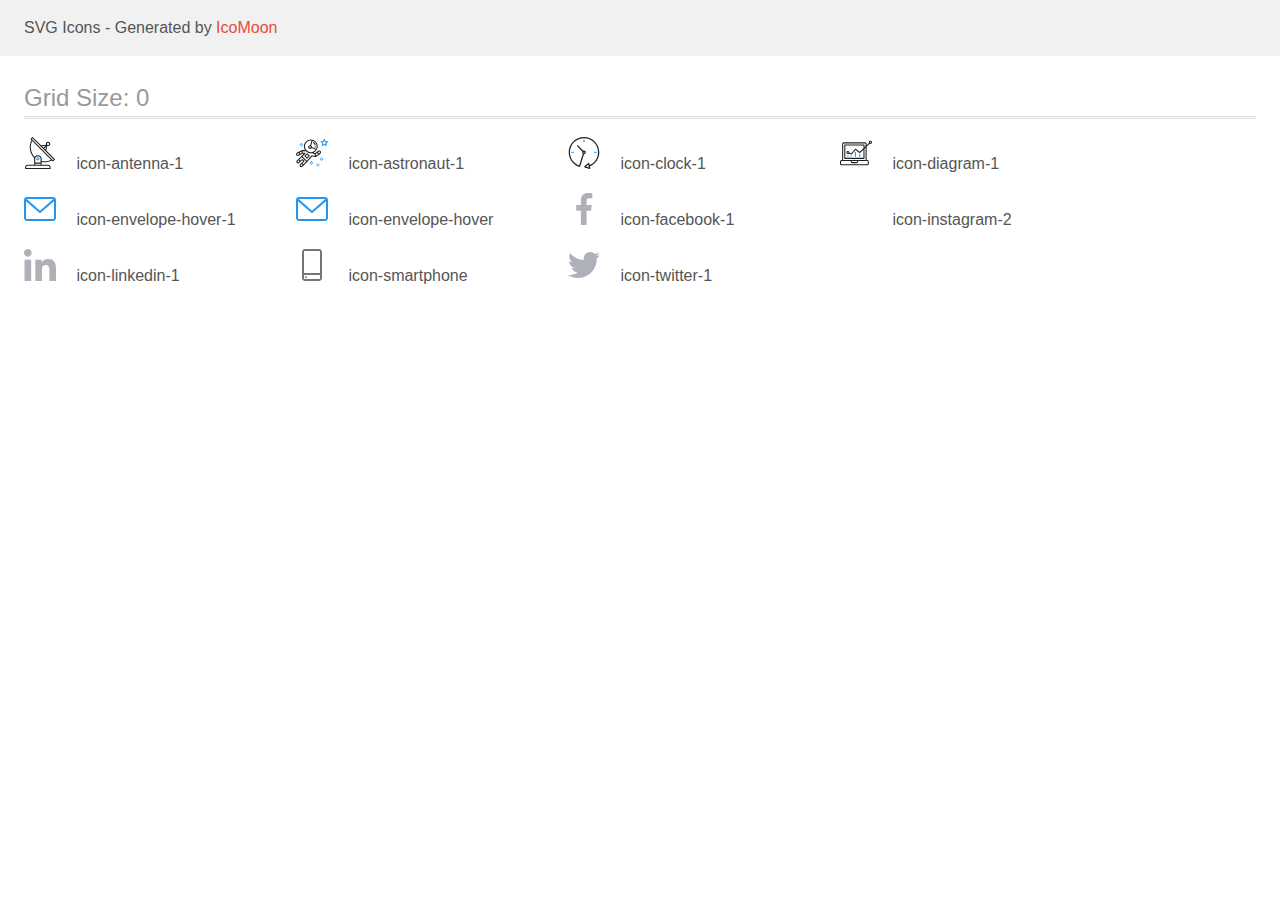
<file: img/icon/sprite/demo.html>
<!doctype html>
<html>
<head>
    <title>IcoMoon - SVG Icons</title>
    <meta charset="utf-8">
    <meta name="viewport" content="width=device-width, initial-scale=1">
    <link rel="stylesheet" href="demo-files/demo.css">
    <link rel="stylesheet" href="style.css">
</head>
<body>
<svg aria-hidden="true" style="position: absolute; width: 0; height: 0; overflow: hidden;" version="1.1" xmlns="http://www.w3.org/2000/svg" xmlns:xlink="http://www.w3.org/1999/xlink">
<defs>
<symbol id="icon-antenna-1" viewBox="0 0 32 32">
<path fill="#212121" style="fill: var(--color1, #212121)" d="M30.773 22.098l-8.443-8.505 0.937-4.615c0.242 0.094 0.499 0.144 0.758 0.146h0.006c1.192 0.014 2.17-0.941 2.184-2.133s-0.941-2.17-2.133-2.184c-1.192-0.014-2.17 0.941-2.184 2.133-0.003 0.255 0.039 0.509 0.125 0.749l-4.96 0.605-8.091-8.133c-0.099-0.101-0.235-0.159-0.377-0.16-0.14 0.001-0.274 0.056-0.373 0.155l-1.513 1.504c-0.208 0.208-0.208 0.546 0 0.754l0.814 0.826c-3.153 5.798-2.129 12.978 2.519 17.663 0.043 0.041 0.092 0.074 0.146 0.098-0.034 0.18-0.051 0.364-0.052 0.547v6.187h-6.4c-1.472 0.002-2.665 1.195-2.667 2.667v1.067c0 0.295 0.239 0.533 0.533 0.533h24.533c0.295 0 0.533-0.239 0.533-0.533v-1.067c-0.002-1.472-1.195-2.665-2.667-2.667h-6.4v-2.742c1.003 0.21 2.024 0.317 3.049 0.32 2.458-0.003 4.877-0.615 7.040-1.783l0.818 0.823c0.099 0.101 0.235 0.159 0.377 0.16 0.14-0.001 0.274-0.056 0.373-0.155l1.513-1.504c0.208-0.208 0.208-0.546 0-0.754zM23.28 6.233c0.418-0.415 1.093-0.414 1.508 0.004s0.414 1.093-0.004 1.508c-0.2 0.199-0.47 0.31-0.752 0.31h-0.003c-0.589-0.003-1.064-0.483-1.061-1.072 0.002-0.282 0.115-0.552 0.314-0.751h-0.002zM22.024 9.738l-0.598 2.946-1.175-1.182 1.774-1.763zM21.419 8.836l-1.92 1.909-1.485-1.493 3.405-0.415zM24.004 28.8c0.884 0 1.6 0.716 1.6 1.6v0.533h-23.467v-0.533c0-0.884 0.716-1.6 1.6-1.6h20.267zM16.537 26.667v1.067h-5.333v-1.067h5.333zM11.204 25.6v-4.053c0-1.294 1.196-2.347 2.667-2.347s2.667 1.053 2.667 2.347v4.053h-5.333zM17.604 23.904v-2.357c0-1.882-1.675-3.413-3.733-3.413-1.331-0.020-2.576 0.657-3.281 1.786-4.058-4.274-4.971-10.645-2.279-15.887l18.602 18.708c-2.872 1.461-6.165 1.873-9.309 1.163zM28.893 23.22l-21.057-21.181 0.755-0.752 7.935 7.98c0.004 0 0.006 0.007 0.010 0.010l13.115 13.191-0.757 0.752z"></path>
<path fill="#2196f3" style="fill: var(--color2, #2196f3)" d="M13.876 20.267h-0.005c-0.884-0.001-1.601 0.714-1.602 1.598s0.714 1.601 1.598 1.602h0.005c0.884 0.001 1.601-0.714 1.602-1.598s-0.714-1.601-1.598-1.602zM14.249 22.245c-0.1 0.1-0.236 0.156-0.378 0.155-0.295-0.002-0.532-0.242-0.531-0.536 0.001-0.141 0.057-0.276 0.157-0.375s0.233-0.154 0.373-0.155c0.295 0.002 0.532 0.241 0.53 0.536-0.001 0.141-0.057 0.276-0.157 0.375h0.005z"></path>
</symbol>
<symbol id="icon-astronaut-1" viewBox="0 0 32 32">
<path fill="#2196f3" style="fill: var(--color2, #2196f3)" d="M31.974 4.524c-0.063-0.193-0.229-0.333-0.43-0.363l-1.91-0.278-0.855-1.731c-0.179-0.365-0.777-0.365-0.956 0l-0.855 1.731-1.91 0.278c-0.201 0.029-0.367 0.17-0.431 0.363-0.062 0.193-0.011 0.405 0.135 0.547l1.383 1.348-0.326 1.903c-0.034 0.2 0.048 0.402 0.212 0.522 0.166 0.121 0.382 0.135 0.562 0.040l1.709-0.899 1.709 0.899c0.078 0.041 0.164 0.061 0.249 0.061 0.11 0 0.221-0.034 0.314-0.102 0.164-0.119 0.246-0.322 0.212-0.522l-0.326-1.903 1.383-1.348c0.145-0.142 0.197-0.354 0.135-0.547zM29.511 5.851c-0.125 0.122-0.183 0.299-0.153 0.472l0.191 1.114-1-0.526c-0.078-0.041-0.163-0.061-0.249-0.061s-0.17 0.020-0.249 0.061l-1.001 0.526 0.191-1.114c0.030-0.173-0.028-0.349-0.153-0.472l-0.81-0.789 1.119-0.163c0.174-0.025 0.324-0.134 0.402-0.292l0.5-1.013 0.5 1.013c0.078 0.157 0.228 0.267 0.402 0.292l1.119 0.163-0.809 0.789z"></path>
<path fill="#2196f3" style="fill: var(--color2, #2196f3)" d="M26.134 20.522h-1.067v1.067h1.067v-1.067z"></path>
<path fill="#2196f3" style="fill: var(--color2, #2196f3)" d="M26.134 22.656h-1.067v1.067h1.067v-1.067z"></path>
<path fill="#2196f3" style="fill: var(--color2, #2196f3)" d="M27.2 21.589h-1.067v1.067h1.067v-1.067z"></path>
<path fill="#2196f3" style="fill: var(--color2, #2196f3)" d="M25.067 21.589h-1.067v1.067h1.067v-1.067z"></path>
<path fill="#2196f3" style="fill: var(--color2, #2196f3)" d="M22.4 26.389h-1.067v1.067h1.067v-1.067z"></path>
<path fill="#2196f3" style="fill: var(--color2, #2196f3)" d="M22.4 28.522h-1.067v1.067h1.067v-1.067z"></path>
<path fill="#2196f3" style="fill: var(--color2, #2196f3)" d="M23.467 27.456h-1.067v1.067h1.067v-1.067z"></path>
<path fill="#2196f3" style="fill: var(--color2, #2196f3)" d="M21.333 27.456h-1.067v1.067h1.067v-1.067z"></path>
<path fill="#2196f3" style="fill: var(--color2, #2196f3)" d="M16 24.256h-1.067v1.067h1.067v-1.067z"></path>
<path fill="#2196f3" style="fill: var(--color2, #2196f3)" d="M16 26.389h-1.067v1.067h1.067v-1.067z"></path>
<path fill="#2196f3" style="fill: var(--color2, #2196f3)" d="M17.067 25.322h-1.067v1.067h1.067v-1.067z"></path>
<path fill="#2196f3" style="fill: var(--color2, #2196f3)" d="M14.933 25.322h-1.067v1.067h1.067v-1.067z"></path>
<path fill="#2196f3" style="fill: var(--color2, #2196f3)" d="M5.867 6.122h-1.067v1.067h1.067v-1.067z"></path>
<path fill="#2196f3" style="fill: var(--color2, #2196f3)" d="M5.867 8.255h-1.067v1.067h1.067v-1.067z"></path>
<path fill="#2196f3" style="fill: var(--color2, #2196f3)" d="M6.933 7.189h-1.067v1.067h1.067v-1.067z"></path>
<path fill="#2196f3" style="fill: var(--color2, #2196f3)" d="M4.8 7.189h-1.067v1.067h1.067v-1.067z"></path>
<path fill="#212121" style="fill: var(--color1, #212121)" d="M24.715 14.159c-0.287-0.388-0.709-0.637-1.188-0.705-0.481-0.068-0.956 0.058-1.34 0.352l-1.252 0.96-1.898 1.417-1.358-0.541c2.421-1.086 4.114-3.508 4.114-6.32 0-3.823-3.123-6.933-6.961-6.933s-6.961 3.11-6.961 6.933c0 1.386 0.414 2.674 1.12 3.758l-2.764-0.024c-0.002 0-0.003 0-0.005 0-0.009 0-0.015 0.004-0.023 0.005-0.053 0.002-0.105 0.013-0.155 0.031-0.013 0.005-0.026 0.008-0.038 0.013-0.006 0.003-0.013 0.003-0.019 0.006l-3.233 1.596c-0.001 0-0.001 0-0.001 0.001l-1.893 0.911c-0.021 0.009-0.042 0.021-0.063 0.035-0.755 0.502-1.012 1.489-0.598 2.295 0.22 0.429 0.595 0.745 1.056 0.889 0.178 0.055 0.359 0.083 0.539 0.083 0.29 0 0.577-0.071 0.839-0.211l1.388-0.738 2.264-1.169 1.357-0.008-5.442 5.416c-0.001 0.001-0.001 0.001-0.002 0.001l-1.339 1.333c-0.316 0.315-0.49 0.732-0.49 1.178s0.174 0.863 0.49 1.179c0.325 0.323 0.752 0.485 1.179 0.485s0.854-0.162 1.18-0.485l1.314-1.309 1.741-1.3 0.901 0.897-1.762 1.754c-0 0.001-0.001 0.001-0.002 0.001l-1.339 1.333c-0.316 0.315-0.49 0.732-0.49 1.178s0.174 0.863 0.49 1.179c0.325 0.323 0.753 0.485 1.18 0.485s0.855-0.162 1.18-0.485l3.482-3.467c0.001-0.001 0.001-0.001 0.001-0.002l1.010-1-0.004-0.004c0.006-0.006 0.015-0.009 0.022-0.015l5.166-5.658 3.471 0.494c0.025 0.004 0.050 0.005 0.075 0.005 0.065 0 0.127-0.015 0.187-0.038 0.018-0.006 0.033-0.015 0.050-0.023 0.019-0.010 0.039-0.015 0.058-0.027l3.213-2.133c0.012-0.008 0.018-0.021 0.029-0.029 0.013-0.010 0.029-0.014 0.041-0.026l1.271-1.191c0.662-0.62 0.753-1.635 0.212-2.362zM2.13 17.77c-0.173 0.093-0.37 0.111-0.558 0.052-0.187-0.058-0.338-0.186-0.427-0.358-0.161-0.314-0.068-0.695 0.214-0.902l1.314-0.632 0.449 1.312-0.992 0.528zM5.628 15.942l-1.548 0.8-0.439-1.283 2.027-1.001-0.040 1.484zM20.727 9.322c0 0.918-0.219 1.785-0.599 2.559l-4.181-1.899c-0.044-0.573-0.341-1.075-0.788-1.388l1.464-4.86c2.378 0.756 4.105 2.974 4.105 5.588zM8.938 9.322c0-3.235 2.644-5.867 5.894-5.867 0.253 0 0.5 0.021 0.745 0.052l-1.432 4.754c-0.019-0.001-0.037-0.006-0.057-0.006-1.033 0-1.873 0.837-1.873 1.867s0.84 1.867 1.873 1.867c0.694 0 1.294-0.383 1.618-0.945l3.862 1.755c-1.075 1.446-2.795 2.39-4.737 2.39-3.25 0-5.894-2.632-5.894-5.867zM14.894 10.122c0 0.441-0.362 0.8-0.806 0.8s-0.806-0.359-0.806-0.8c0-0.441 0.362-0.8 0.806-0.8s0.806 0.359 0.806 0.8zM2.465 25.146c-0.236 0.234-0.619 0.234-0.854 0.001-0.114-0.114-0.176-0.263-0.176-0.423s0.062-0.309 0.176-0.421l0.962-0.958 0.851 0.848-0.959 0.955zM5.679 28.88c-0.236 0.234-0.619 0.235-0.855 0.001-0.114-0.114-0.176-0.263-0.176-0.423s0.062-0.309 0.176-0.421l0.963-0.959 0.852 0.848-0.96 0.955zM9.16 25.411c-0.001 0-0.001 0-0.002 0.001l-1.765 1.76-0.852-0.848 1.763-1.755c0 0 0 0 0-0s0.001-0.001 0.002-0.001c0.040-0.040 0.065-0.088 0.090-0.135 0.007-0.014 0.020-0.026 0.026-0.040 0.017-0.041 0.019-0.085 0.026-0.129 0.003-0.025 0.014-0.047 0.014-0.073 0-0.036-0.013-0.070-0.020-0.106-0.006-0.032-0.006-0.065-0.019-0.095-0.020-0.050-0.055-0.094-0.091-0.138-0.010-0.012-0.014-0.027-0.025-0.038 0 0 0 0-0.001 0s-0.001-0.002-0.001-0.002l-1.607-1.6c-0.017-0.017-0.039-0.024-0.058-0.038-0.028-0.022-0.055-0.042-0.087-0.058-0.030-0.015-0.061-0.024-0.093-0.033-0.034-0.010-0.067-0.017-0.103-0.020-0.033-0.002-0.063 0.001-0.095 0.005-0.036 0.004-0.069 0.009-0.104 0.020-0.034 0.011-0.063 0.027-0.094 0.045-0.020 0.011-0.042 0.015-0.061 0.029l-1.773 1.324-0.901-0.897 2.399-2.386 4.361 4.289-0.928 0.919zM15.979 18.394c-0.015-0.002-0.030 0.004-0.045 0.003-0.039-0.002-0.076 0.001-0.115 0.007-0.030 0.005-0.059 0.011-0.088 0.021-0.034 0.012-0.065 0.028-0.097 0.047-0.030 0.018-0.057 0.037-0.083 0.061-0.013 0.011-0.028 0.017-0.040 0.029l-4.698 5.146-4.328-4.257 2.833-2.818c0.209-0.208 0.21-0.546 0.002-0.755-0.105-0.105-0.243-0.157-0.381-0.156v-0.001l-2.219 0.013 0.028-1.607 3.104 0.027c1.265 1.294 3.029 2.101 4.981 2.101 0.437 0 0.864-0.045 1.279-0.123 0.040 0.032 0.079 0.065 0.13 0.085l2.41 0.96 0.331 1.644-3.003-0.427zM20.020 18.572l-0.313-1.558 1.446-1.080 0.947 1.257-2.080 1.381zM23.774 15.741l-0.838 0.785-0.931-1.236 0.831-0.637c0.155-0.119 0.351-0.168 0.543-0.143 0.193 0.027 0.364 0.128 0.48 0.284 0.217 0.292 0.18 0.699-0.085 0.947z"></path>
<path fill="#212121" style="fill: var(--color1, #212121)" d="M13.602 18.544l-2.143-2.133c-0.207-0.207-0.545-0.207-0.753 0l-2.142 2.133c-0.1 0.101-0.157 0.236-0.157 0.378s0.056 0.278 0.157 0.378l2.142 2.133c0.104 0.103 0.241 0.155 0.377 0.155s0.273-0.052 0.376-0.155l2.143-2.133c0.1-0.1 0.157-0.236 0.157-0.378s-0.057-0.278-0.157-0.378zM11.083 20.303l-1.387-1.381 1.387-1.381 1.387 1.381-1.387 1.381z"></path>
<path fill="#212121" style="fill: var(--color1, #212121)" d="M17.164 5.071l-0.258 1.036c0.071 0.018 1.738 0.452 1.738 2.149h1.067c-0-2.017-1.666-2.965-2.547-3.185z"></path>
<path fill="#212121" style="fill: var(--color1, #212121)" d="M19.711 9.322h-1.067v1.067h1.067v-1.067z"></path>
</symbol>
<symbol id="icon-clock-1" viewBox="0 0 32 32">
<path fill="#212121" style="fill: var(--color1, #212121)" d="M31.297 15.301c-0.002-8.452-6.855-15.303-15.308-15.301s-15.303 6.855-15.301 15.308c0.001 6.658 4.307 12.551 10.649 14.576 0.061 0.019 0.124 0.029 0.187 0.029 0.121-0 0.239-0.032 0.342-0.094 0.135-0.080 0.236-0.207 0.283-0.356l3.865-12.25c1.057-0.005 1.909-0.866 1.903-1.923s-0.866-1.909-1.923-1.903c-0.284 0.001-0.565 0.067-0.82 0.191l-5.106-5.107c-0.253-0.245-0.657-0.238-0.902 0.016-0.239 0.247-0.239 0.639 0 0.886l5.103 5.109c-0.392 0.799-0.168 1.764 0.536 2.309l-3.683 11.673c-7.278-2.681-11.004-10.754-8.323-18.032s10.754-11.004 18.032-8.323 11.004 10.754 8.323 18.032c-1.31 3.556-4.001 6.431-7.462 7.973l-0.398-1.874c-0.073-0.344-0.411-0.565-0.756-0.492-0.109 0.023-0.209 0.074-0.292 0.148l-3.837 3.426c-0.263 0.234-0.287 0.637-0.052 0.9 0.076 0.085 0.174 0.149 0.283 0.184l4.899 1.563c0.335 0.108 0.694-0.077 0.802-0.412 0.034-0.106 0.040-0.219 0.017-0.328l-0.391-1.839c5.664-2.388 9.342-7.942 9.329-14.089zM15.992 14.664c0.352 0 0.638 0.286 0.638 0.638s-0.286 0.638-0.638 0.638c-0.352 0-0.638-0.285-0.638-0.638s0.285-0.638 0.638-0.638zM18.093 29.528l2.184-1.948 0.603 2.84-2.787-0.892z"></path>
<path fill="#2196f3" style="fill: var(--color2, #2196f3)" d="M15.354 3.185v1.275c0 0.352 0.285 0.638 0.638 0.638s0.638-0.285 0.638-0.638v-1.275c0-0.352-0.286-0.638-0.638-0.638s-0.638 0.286-0.638 0.638z"></path>
<path fill="#2196f3" style="fill: var(--color2, #2196f3)" d="M3.876 14.664c-0.352 0-0.638 0.286-0.638 0.638s0.285 0.638 0.638 0.638h1.275c0.352 0 0.638-0.285 0.638-0.638s-0.285-0.638-0.638-0.638h-1.275z"></path>
<path fill="#2196f3" style="fill: var(--color2, #2196f3)" d="M28.108 15.939c0.352 0 0.638-0.285 0.638-0.638s-0.285-0.638-0.638-0.638h-1.275c-0.352 0-0.638 0.286-0.638 0.638s0.286 0.638 0.638 0.638h1.275z"></path>
</symbol>
<symbol id="icon-diagram-1" viewBox="0 0 32 32">
<path fill="#2196f3" style="fill: var(--color2, #2196f3)" d="M14.926 14.965h1.066v4.798h-1.066v-4.797z"></path>
<path fill="#2196f3" style="fill: var(--color2, #2196f3)" d="M19.19 17.097h1.066v2.665h-1.066v-2.665z"></path>
<path fill="#2196f3" style="fill: var(--color2, #2196f3)" d="M10.661 18.696h1.066v1.066h-1.066v-1.066z"></path>
<path fill="#2196f3" style="fill: var(--color2, #2196f3)" d="M7.463 18.163h1.066v1.599h-1.066v-1.599z"></path>
<path fill="#212121" style="fill: var(--color1, #212121)" d="M1.599 28.291h25.587c0.883 0 1.599-0.716 1.599-1.599v-2.132c0-0.883-0.716-1.599-1.599-1.599h-0.533v-13.293l3.028-2.868c0.703 0.346 1.553 0.136 2.013-0.499s0.396-1.508-0.152-2.068-1.42-0.644-2.065-0.198c-0.644 0.446-0.873 1.292-0.542 2.002l-2.281 2.163v-1.23c0-0.883-0.716-1.599-1.599-1.599h-21.322c-0.883 0-1.599 0.716-1.599 1.599v15.992h-0.533c-0.883 0-1.599 0.716-1.599 1.599v2.132c0 0.883 0.716 1.599 1.599 1.599zM30.384 4.837c0.294 0 0.533 0.239 0.533 0.533s-0.239 0.533-0.533 0.533c-0.294 0-0.533-0.239-0.533-0.533s0.239-0.533 0.533-0.533zM3.198 6.969c0-0.294 0.239-0.533 0.533-0.533h21.322c0.294 0 0.533 0.239 0.533 0.533v2.239l-1.066 1.013v-2.186c0-0.294-0.239-0.533-0.533-0.533h-19.19c-0.294 0-0.533 0.239-0.533 0.533v13.326c0 0.294 0.239 0.533 0.533 0.533h19.19c0.294 0 0.533-0.239 0.533-0.533v-9.674l1.066-1.010v12.284h-22.388v-15.992zM7.996 13.899c-0.721-0.002-1.354 0.478-1.546 1.174s0.105 1.433 0.725 1.801c0.62 0.368 1.41 0.276 1.928-0.226l1.853 0.93c0.215 0.108 0.476 0.057 0.636-0.123l3.939-4.431 3.872 2.901c0.208 0.156 0.498 0.139 0.686-0.039l3.365-3.188v8.131h-18.124v-12.26h18.124v2.66l-3.771 3.572-3.904-2.927c-0.222-0.166-0.534-0.135-0.718 0.072l-3.993 4.493-1.493-0.746c0.011-0.064 0.018-0.129 0.020-0.193 0-0.883-0.716-1.599-1.599-1.599zM8.529 15.498c0 0.294-0.239 0.533-0.533 0.533s-0.533-0.239-0.533-0.533c0-0.294 0.239-0.533 0.533-0.533s0.533 0.239 0.533 0.533zM11.727 24.027h5.331v0.533c0 0.294-0.239 0.533-0.533 0.533h-4.264c-0.294 0-0.533-0.239-0.533-0.533v-0.533zM1.066 24.56c0-0.294 0.239-0.533 0.533-0.533h9.062v0.533c0 0.883 0.716 1.599 1.599 1.599h4.264c0.883 0 1.599-0.716 1.599-1.599v-0.533h9.062c0.294 0 0.533 0.239 0.533 0.533v2.132c0 0.294-0.239 0.533-0.533 0.533h-25.587c-0.294 0-0.533-0.239-0.533-0.533v-2.132z"></path>
</symbol>
<symbol id="icon-envelope-hover-1" viewBox="0 0 32 32">
<path fill="#2196f3" style="fill: var(--color2, #2196f3)" d="M29 4h-26c-1.654 0-3 1.346-3 3v18c0 1.654 1.346 3 3 3h26c1.654 0 3-1.346 3-3v-18c0-1.654-1.346-3-3-3zM29 6c0.136 0 0.265 0.028 0.383 0.077l-13.383 11.599-13.383-11.599c0.118-0.049 0.247-0.077 0.383-0.077h26zM29 26h-26c-0.552 0-1-0.448-1-1v-16.81l13.345 11.565c0.188 0.163 0.422 0.244 0.655 0.244s0.467-0.081 0.655-0.244l13.345-11.565v16.81c0 0.552-0.448 1-1 1z"></path>
</symbol>
<symbol id="icon-envelope-hover" viewBox="0 0 32 32">
<path fill="#2196f3" style="fill: var(--color2, #2196f3)" d="M29 4h-26c-1.654 0-3 1.346-3 3v18c0 1.654 1.346 3 3 3h26c1.654 0 3-1.346 3-3v-18c0-1.654-1.346-3-3-3zM29 6c0.136 0 0.265 0.028 0.383 0.077l-13.383 11.599-13.383-11.599c0.118-0.049 0.247-0.077 0.383-0.077h26zM29 26h-26c-0.552 0-1-0.448-1-1v-16.81l13.345 11.565c0.188 0.163 0.422 0.244 0.655 0.244s0.467-0.081 0.655-0.244l13.345-11.565v16.81c0 0.552-0.448 1-1 1z"></path>
</symbol>
<symbol id="icon-facebook-1" viewBox="0 0 32 32">
<path fill="#afb1b8" style="fill: var(--color3, #afb1b8)" d="M21.329 5.313h2.921v-5.088c-0.504-0.069-2.237-0.225-4.256-0.225-4.212 0-7.097 2.649-7.097 7.519v4.481h-4.648v5.688h4.648v14.312h5.699v-14.311h4.46l0.708-5.688h-5.169v-3.919c0.001-1.644 0.444-2.769 2.735-2.769z"></path>
</symbol>
<symbol id="icon-instagram-2" viewBox="0 0 32 32">
<path fill="#fff" style="fill: var(--color4, #fff)" d="M31.969 9.408c-0.075-1.7-0.35-2.869-0.744-3.882-0.406-1.075-1.032-2.038-1.851-2.838-0.8-0.813-1.769-1.444-2.832-1.844-1.019-0.394-2.182-0.669-3.882-0.744-1.713-0.081-2.257-0.1-6.601-0.1s-4.888 0.019-6.595 0.094c-1.7 0.075-2.869 0.35-3.882 0.744-1.075 0.406-2.038 1.031-2.838 1.85-0.813 0.8-1.444 1.769-1.844 2.832-0.394 1.019-0.669 2.182-0.744 3.882-0.081 1.713-0.1 2.257-0.1 6.601s0.019 4.888 0.094 6.595c0.075 1.7 0.35 2.869 0.744 3.882 0.406 1.075 1.038 2.038 1.85 2.838 0.8 0.813 1.769 1.444 2.832 1.844 1.019 0.394 2.182 0.669 3.882 0.744 1.706 0.075 2.25 0.094 6.595 0.094s4.888-0.019 6.595-0.094c1.7-0.075 2.869-0.35 3.882-0.744 2.151-0.832 3.851-2.532 4.682-4.682 0.394-1.019 0.669-2.182 0.744-3.882 0.075-1.707 0.094-2.251 0.094-6.595s-0.006-4.888-0.081-6.595zM29.087 22.473c-0.069 1.563-0.331 2.407-0.55 2.969-0.538 1.394-1.644 2.5-3.038 3.038-0.563 0.219-1.413 0.481-2.969 0.55-1.688 0.075-2.194 0.094-6.464 0.094s-4.782-0.019-6.464-0.094c-1.563-0.069-2.407-0.331-2.969-0.55-0.694-0.256-1.325-0.663-1.838-1.194-0.531-0.519-0.938-1.144-1.194-1.838-0.219-0.563-0.481-1.413-0.55-2.969-0.075-1.688-0.094-2.194-0.094-6.464s0.019-4.782 0.094-6.464c0.069-1.563 0.331-2.407 0.55-2.969 0.256-0.694 0.663-1.325 1.2-1.838 0.519-0.531 1.144-0.938 1.838-1.194 0.563-0.219 1.413-0.481 2.969-0.55 1.688-0.075 2.194-0.094 6.464-0.094 4.276 0 4.782 0.019 6.464 0.094 1.563 0.069 2.407 0.331 2.969 0.55 0.694 0.256 1.325 0.662 1.838 1.194 0.531 0.519 0.938 1.144 1.194 1.838 0.219 0.563 0.481 1.413 0.55 2.969 0.075 1.688 0.094 2.194 0.094 6.464s-0.019 4.77-0.094 6.458z"></path>
<path fill="#fff" style="fill: var(--color4, #fff)" d="M16.059 7.783c-4.538 0-8.22 3.682-8.22 8.22s3.682 8.22 8.22 8.22c4.539 0 8.22-3.682 8.22-8.22s-3.682-8.22-8.22-8.22zM16.059 21.335c-2.944 0-5.332-2.388-5.332-5.332s2.388-5.332 5.332-5.332c2.944 0 5.332 2.388 5.332 5.332s-2.388 5.332-5.332 5.332z"></path>
<path fill="#fff" style="fill: var(--color4, #fff)" d="M26.524 7.458c0 1.060-0.859 1.919-1.919 1.919s-1.919-0.859-1.919-1.919c0-1.060 0.859-1.919 1.919-1.919s1.919 0.859 1.919 1.919z"></path>
</symbol>
<symbol id="icon-linkedin-1" viewBox="0 0 32 32">
<path fill="#afb1b8" style="fill: var(--color3, #afb1b8)" d="M31.992 32v-0.001h0.008v-11.736c0-5.741-1.236-10.164-7.948-10.164-3.227 0-5.392 1.771-6.276 3.449h-0.093v-2.913h-6.364v21.364h6.627v-10.579c0-2.785 0.528-5.479 3.977-5.479 3.399 0 3.449 3.179 3.449 5.657v10.401h6.62z"></path>
<path fill="#afb1b8" style="fill: var(--color3, #afb1b8)" d="M0.528 10.636h6.635v21.364h-6.635v-21.364z"></path>
<path fill="#afb1b8" style="fill: var(--color3, #afb1b8)" d="M3.843 0c-2.121 0-3.843 1.721-3.843 3.843s1.721 3.879 3.843 3.879c2.121 0 3.843-1.757 3.843-3.879-0.001-2.121-1.723-3.843-3.843-3.843v0z"></path>
</symbol>
<symbol id="icon-smartphone" viewBox="0 0 32 32">
<path fill="#757575" style="fill: var(--color5, #757575)" d="M23 0h-14c-1.654 0-3 1.346-3 3v26c0 1.654 1.346 3 3 3h14c1.654 0 3-1.346 3-3v-26c0-1.654-1.346-3-3-3zM9 2h14c0.552 0 1 0.448 1 1v21h-16v-21c0-0.552 0.448-1 1-1zM23 30h-14c-0.552 0-1-0.448-1-1v-3h16v3c0 0.552-0.448 1-1 1z"></path>
<path fill="#757575" style="fill: var(--color5, #757575)" d="M10.707 27.478c0.391 0.365 0.391 0.956 0 1.321s-1.024 0.365-1.414 0c-0.391-0.365-0.391-0.956 0-1.321s1.024-0.365 1.414 0z"></path>
</symbol>
<symbol id="icon-twitter-1" viewBox="0 0 32 32">
<path fill="#afb1b8" style="fill: var(--color3, #afb1b8)" d="M32 6.078c-1.19 0.522-2.458 0.868-3.78 1.036 1.36-0.812 2.398-2.088 2.886-3.626-1.268 0.756-2.668 1.29-4.16 1.588-1.204-1.282-2.92-2.076-4.792-2.076-3.632 0-6.556 2.948-6.556 6.562 0 0.52 0.044 1.020 0.152 1.496-5.454-0.266-10.28-2.88-13.522-6.862-0.566 0.982-0.898 2.106-0.898 3.316 0 2.272 1.17 4.286 2.914 5.452-1.054-0.020-2.088-0.326-2.964-0.808 0 0.020 0 0.046 0 0.072 0 3.188 2.274 5.836 5.256 6.446-0.534 0.146-1.116 0.216-1.72 0.216-0.42 0-0.844-0.024-1.242-0.112 0.85 2.598 3.262 4.508 6.13 4.57-2.232 1.746-5.066 2.798-8.134 2.798-0.538 0-1.054-0.024-1.57-0.090 2.906 1.874 6.35 2.944 10.064 2.944 12.072 0 18.672-10 18.672-18.668 0-0.29-0.010-0.57-0.024-0.848 1.302-0.924 2.396-2.078 3.288-3.406z"></path>
</symbol>
</defs>
</svg>

<header class="bgc1 clearfix">
<div class="mhl">
    <p>SVG Icons - Generated by <a href="https://icomoon.io/app">IcoMoon</a></p>
</div>
</header>
    <div class="clearfix mhl ptl">
        <h1 class="mvm mtn fgc1">Grid Size: 0</h1>
        <div class="glyph fs1">
            <div class="clearfix pbs">
                <svg class="icon icon-antenna-1"><use xlink:href="#icon-antenna-1"></use></svg><span class="name"> icon-antenna-1</span>
            </div>
        </div>
        <div class="glyph fs1">
            <div class="clearfix pbs">
                <svg class="icon icon-astronaut-1"><use xlink:href="#icon-astronaut-1"></use></svg><span class="name"> icon-astronaut-1</span>
            </div>
        </div>
        <div class="glyph fs1">
            <div class="clearfix pbs">
                <svg class="icon icon-clock-1"><use xlink:href="#icon-clock-1"></use></svg><span class="name"> icon-clock-1</span>
            </div>
        </div>
        <div class="glyph fs1">
            <div class="clearfix pbs">
                <svg class="icon icon-diagram-1"><use xlink:href="#icon-diagram-1"></use></svg><span class="name"> icon-diagram-1</span>
            </div>
        </div>
        <div class="glyph fs1">
            <div class="clearfix pbs">
                <svg class="icon icon-envelope-hover-1"><use xlink:href="#icon-envelope-hover-1"></use></svg><span class="name"> icon-envelope-hover-1</span>
            </div>
        </div>
        <div class="glyph fs1">
            <div class="clearfix pbs">
                <svg class="icon icon-envelope-hover"><use xlink:href="#icon-envelope-hover"></use></svg><span class="name"> icon-envelope-hover</span>
            </div>
        </div>
        <div class="glyph fs1">
            <div class="clearfix pbs">
                <svg class="icon icon-facebook-1"><use xlink:href="#icon-facebook-1"></use></svg><span class="name"> icon-facebook-1</span>
            </div>
        </div>
        <div class="glyph fs1">
            <div class="clearfix pbs">
                <svg class="icon icon-instagram-2"><use xlink:href="#icon-instagram-2"></use></svg><span class="name"> icon-instagram-2</span>
            </div>
        </div>
        <div class="glyph fs1">
            <div class="clearfix pbs">
                <svg class="icon icon-linkedin-1"><use xlink:href="#icon-linkedin-1"></use></svg><span class="name"> icon-linkedin-1</span>
            </div>
        </div>
        <div class="glyph fs1">
            <div class="clearfix pbs">
                <svg class="icon icon-smartphone"><use xlink:href="#icon-smartphone"></use></svg><span class="name"> icon-smartphone</span>
            </div>
        </div>
        <div class="glyph fs1">
            <div class="clearfix pbs">
                <svg class="icon icon-twitter-1"><use xlink:href="#icon-twitter-1"></use></svg><span class="name"> icon-twitter-1</span>
            </div>
        </div>
  </div>
<script defer src="svgxuse.js"></script>
</body>
</html>
</file>
<file: img/sprite/demo-files/demo.css>
body {
  padding: 0;
  margin: 0;
  font-family: sans-serif;
  font-size: 1em;
  line-height: 1.5;
  color: #555;
  background: #fff;
}
h1 {
  font-size: 1.5em;
  font-weight: normal;
  box-shadow: 0 1px #ddd, 0 2px #fff, 0 3px #ddd;
}
small {
  font-size: .66666667em;
}
a {
  color: #e74c3c;
  text-decoration: none;
}
a:hover, a:focus {
  box-shadow: 0 1px #e74c3c;
}
.bshadow0, input {
  box-shadow: inset 0 -2px #e7e7e7;
}
input:hover {
  box-shadow: inset 0 -2px #ccc;
}
input, fieldset {
  font-size: 1em;
  margin: 0;
  padding: 0;
  border: 0;
}
input {
  color: inherit;
  line-height: 1.5;
  height: 1.5em;
  padding: .25em 0;
}
input:focus {
  outline: none;
  box-shadow: inset 0 -2px #449fdb;
}
.glyph {
  font-size: 16px;
  margin-right: 1.5em;
  float: left;
  width: 6em;
}
svg {
  color: #000;
}
.liga {
  width: 80%;
  width: calc(100% - 2.5em);
}
.talign-right {
  text-align: right;
}
.talign-center {
  text-align: center;
}
.bgc1 {
  background: #f1f1f1;
}
.fgc0 {
  color: #000;
}
.fgc1 {
  color: #999;
}
p {
  margin-top: 1em;
  margin-bottom: 1em;
}
.mvm {
  margin-top: .75em;
  margin-bottom: .75em;
}
.mtn {
  margin-top: 0;
}
.mtl, .mal {
  margin-top: 1.5em;
}
.mbl, .mal {
  margin-bottom: 1.5em;
}
.mal, .mhl {
  margin-left: 1.5em;
  margin-right: 1.5em;
}
.mhmm {
  margin-left: 1em;
  margin-right: 1em;
}
.ptl {
  padding-top: 1.5em;
}
.pbs, .pvs {
  padding-bottom: .25em;
}
.pvs, .pts {
  padding-top: .25em;
}
.unit {
  float: left;
}
.unitRight {
  float: right;
}
.size1of2 {
  width: 50%;
}
.size1of1 {
  width: 100%;
}
.clearfix:before, .clearfix:after {
  content: " ";
  display: table;
}
.clearfix:after {
  clear: both;
}
.hidden-true {
  display: none;
}
.textbox0 {
  width: 3em;
  background: #f1f1f1;
  padding: .25em .5em;
  line-height: 1.5;
  height: 1.5em;
}
.fs0 {
  font-size: 16px;
}
.fs1 {
  font-size: 32px;
}
.name {
  font-size: 0.5em;
  margin-left: 1em;
}
</file>
<file: img/sprite/style.css>
.icon {
  display: inline-block;
  width: 1em;
  height: 1em;
  stroke-width: 0;
  stroke: currentColor;
  fill: currentColor;
}

/* ==========================================
Single-colored icons can be modified like so:
.icon-name {
  font-size: 32px;
  color: red;
}
========================================== */

.icon-envelope-hover {
  width: 1.3330078125em;
}

.icon-logo-1 {
  width: 0.900390625em;
}

.icon-logo-2 {
  width: 0.76953125em;
}

.icon-logo-3 {
  width: 0.953125em;
}

.icon-logo-4 {
  width: 1.8603515625em;
}

.icon-logo-5 {
  width: 1.2548828125em;
}

.icon-logo-6 {
  width: 1.9345703125em;
}

.icon-smartphone {
  width: 0.625em;
}
</file>
<file: img/icon/sprite/demo-files/demo.css>
body {
  padding: 0;
  margin: 0;
  font-family: sans-serif;
  font-size: 1em;
  line-height: 1.5;
  color: #555;
  background: #fff;
}
h1 {
  font-size: 1.5em;
  font-weight: normal;
  box-shadow: 0 1px #ddd, 0 2px #fff, 0 3px #ddd;
}
small {
  font-size: .66666667em;
}
a {
  color: #e74c3c;
  text-decoration: none;
}
a:hover, a:focus {
  box-shadow: 0 1px #e74c3c;
}
.bshadow0, input {
  box-shadow: inset 0 -2px #e7e7e7;
}
input:hover {
  box-shadow: inset 0 -2px #ccc;
}
input, fieldset {
  font-size: 1em;
  margin: 0;
  padding: 0;
  border: 0;
}
input {
  color: inherit;
  line-height: 1.5;
  height: 1.5em;
  padding: .25em 0;
}
input:focus {
  outline: none;
  box-shadow: inset 0 -2px #449fdb;
}
.glyph {
  font-size: 16px;
  margin-right: 1.5em;
  float: left;
  width: 7em;
}
svg {
  color: #000;
}
.liga {
  width: 80%;
  width: calc(100% - 2.5em);
}
.talign-right {
  text-align: right;
}
.talign-center {
  text-align: center;
}
.bgc1 {
  background: #f1f1f1;
}
.fgc0 {
  color: #000;
}
.fgc1 {
  color: #999;
}
p {
  margin-top: 1em;
  margin-bottom: 1em;
}
.mvm {
  margin-top: .75em;
  margin-bottom: .75em;
}
.mtn {
  margin-top: 0;
}
.mtl, .mal {
  margin-top: 1.5em;
}
.mbl, .mal {
  margin-bottom: 1.5em;
}
.mal, .mhl {
  margin-left: 1.5em;
  margin-right: 1.5em;
}
.mhmm {
  margin-left: 1em;
  margin-right: 1em;
}
.ptl {
  padding-top: 1.5em;
}
.pbs, .pvs {
  padding-bottom: .25em;
}
.pvs, .pts {
  padding-top: .25em;
}
.unit {
  float: left;
}
.unitRight {
  float: right;
}
.size1of2 {
  width: 50%;
}
.size1of1 {
  width: 100%;
}
.clearfix:before, .clearfix:after {
  content: " ";
  display: table;
}
.clearfix:after {
  clear: both;
}
.hidden-true {
  display: none;
}
.textbox0 {
  width: 3em;
  background: #f1f1f1;
  padding: .25em .5em;
  line-height: 1.5;
  height: 1.5em;
}
.fs0 {
  font-size: 16px;
}
.fs1 {
  font-size: 32px;
}
.name {
  font-size: 0.5em;
  margin-left: 1em;
}
</file>
<file: img/icon/sprite/style.css>
.icon {
  display: inline-block;
  width: 1em;
  height: 1em;
  stroke-width: 0;
  stroke: currentColor;
  fill: currentColor;
}

/* ==========================================
Single-colored icons can be modified like so:
.icon-name {
  font-size: 32px;
  color: red;
}
========================================== */
</file>
<file: css/main.min.css>
html{box-sizing:border-box}h1,h2,h3,h4,h5,h6,p{margin:0}ul,ol{margin:0;padding:0}img{display:block;max-width:100%;height:auto}body{font-family:Roboto, sans-serif;font-weight:400;font-style:normal}.header{border-bottom:1px solid #ececec}.marker-none{list-style-type:none}.container{width:100%;padding:0 15px}.header .container{display:flex;align-items:center;justify-content:space-between}@media screen and (min-width: 480px){.container{width:480px;margin:0 auto}}@media screen and (min-width: 768px){.container{width:768px}}@media screen and (min-width: 1200px){.container{width:1200px}}:root{--primary-text-color: #757575;--title-text-color: #212121;--color-background--container: #ffffff;--color-focus: #2196f3;--akcent-color: #2196f3;--akcent-background: #ffffff;--font-family: Raleway}.visually-hidden{visibility:hidden;display:none}.social-list-link,.features-icon,.link-customers{display:flex;justify-content:center;align-items:center}.modal-submit{display:block;text-align:center;align-items:center}.logo-link{font-weight:bold;font-size:26px;line-height:1.19;font-family:var(--font-family);letter-spacing:0.03em;color:var(--color-focus);padding:16px 0}@media screen and (min-width: 768px){.logo-link{padding:26px 0}}@media screen and (min-width: 1200px){.box-nav .logo-link{padding-top:24px;padding-bottom:24px;margin-right:93px}}.studio{font-weight:bold;font-size:26px;line-height:1.19;font-family:var(--font-family);letter-spacing:0.03em;color:var(--title-text-color)}.main-li{list-style-type:none;font-style:normal;margin-bottom:30px}.main-li .caption{text-align:center;font-weight:700;font-size:14px;line-height:1.71;letter-spacing:0.03em;text-transform:uppercase}.text-title{font-weight:bold;font-size:16px;line-height:1.18;color:var(--title-text-color)}.text-p{display:block;font-size:16px;line-height:1.81;letter-spacing:0.03em;color:var(--primary-text-color)}.social-list{display:flex;justify-content:center}.social-list-icon{fill:#afb1b8;width:20px;height:20px;transition:fill 250ms cubic-bezier(0.4, 0, 0.2, 1)}.social-list-link:hover .social-list-icon,.social-list-link:focus .social-list-icon{fill:var(--akcent-background)}.social-list-item{width:44px;height:44px}.social-list-link{width:100%;height:100%;border-radius:50%;transition:background-color 250ms cubic-bezier(0.4, 0, 0.2, 1),color 250ms cubic-bezier(0.4, 0, 0.2, 1)}.social-list-link:hover,.social-list-link:focus{background-color:var(--color-focus)}.subtitle{font-size:18px}.container-button{padding:118px 0;height:400px;margin:0 auto;background-image:linear-gradient(rgba(47,48,58,0.4), rgba(47,48,58,0.4)),url("../img/Mobile/optimision/Header-img.png");background-size:cover;background-position:center}@media screen and (min-device-pixel-ratio: 2) and (min-width: 320px), screen and (min-resolution: 192dpi) and (min-width: 320px), screen and (min-resolution: 2dppx) and (min-width: 320px){.container-button{background-image:linear-gradient(rgba(47,48,58,0.4), rgba(47,48,58,0.4)),url("../img/Mobile/optimision/Header-img@2x.png")}}@media screen and (min-width: 768px){.container-button{background-image:linear-gradient(rgba(47,48,58,0.4), rgba(47,48,58,0.4)),url("../img/Tablet/optimisio/Header-img.png")}}@media screen and (min-device-pixel-ratio: 2) and (min-width: 768px), screen and (min-resolution: 192dpi) and (min-width: 768px), screen and (min-resolution: 2dppx) and (min-width: 768px){.container-button{background-image:linear-gradient(rgba(47,48,58,0.4), rgba(47,48,58,0.4)),url("../img/Tablet/optimisio/Header-img@2x.png")}}@media screen and (min-width: 1200px){.container-button{padding:200px 0;background-image:linear-gradient(rgba(47,48,58,0.4), rgba(47,48,58,0.4)),url("../img/Desktop/optimision/Header-img.png")}}@media screen and (min-device-pixel-ratio: 2) and (min-width: 1200px), screen and (min-resolution: 192dpi) and (min-width: 1200px), screen and (min-resolution: 2dppx) and (min-width: 1200px){.container-button{background-image:linear-gradient(rgba(47,48,58,0.4), rgba(47,48,58,0.4)),url("../img/Desktop/optimision/Header-img@2x.png")}}.container-button{background-repeat:no-repeat;background-size:cover;text-align:center}.container-button h1{margin-right:auto;margin-left:auto;display:block;margin-bottom:30px;font-size:26px;line-height:1.62;text-align:center;letter-spacing:0.06em;text-transform:uppercase;color:var(--color-background--container)}@media screen and (max-width: 479px){.container-button h1{font-size:21px}}.button-main{width:220px;height:50px;font-weight:bold;font-size:16px;line-height:1.88;display:inline-block;padding:10px 32px;margin:0 auto;border:none;align-items:flex-start;text-align:center;font-family:inherit;letter-spacing:0.06em;color:var(--color-background--container);background:var(--color-focus);box-shadow:0px 4px 4px rgba(0,0,0,0.15);border-radius:4px;cursor:pointer}@media screen and (min-width: 1200px){.container-button{max-width:1600px;height:600px}.container-button h1{margin-bottom:30px;margin-right:auto;margin-left:auto;font-weight:900;font-size:44px;line-height:1.36364;letter-spacing:0.06em;max-width:696px}}.decor{text-decoration:none;list-style-type:none}.mobile-close-btn{position:absolute;background-color:transparent;border:none;top:8px;right:8px}.mobile-close-btn:hover .close-icon,.mobile-close-btn:focus .close-icon{fill:var(--accent-color)}.close-icon{width:40px;height:40px}.mobile-menu{display:flex;flex-direction:column;position:fixed;width:100%;max-width:767px;height:100vh;top:0;left:50%;transform:translateX(-50%) translateY(-100%);background:#ffffff;box-shadow:0px 4px 8px rgba(0,0,0,0.04),0px 2px 4px rgba(0,0,0,0.08),0px 1px 3px rgba(0,0,0,0.16);padding:48px 40px;transition:transform 500ms linear;z-index:999}.li-studio{margin-bottom:32px}.li-studio .link-studio{display:flex;font-style:normal;font-weight:500;font-size:40px;line-height:1.17;text-align:center;letter-spacing:0.02em}.li-portfolio{margin-bottom:35px}.li-portfolio .link-portfolio{display:flex;font-style:normal;font-weight:500;font-size:40px;line-height:1.17;letter-spacing:0.02em;color:#212121}.list-contakt-menu{margin-top:auto}.link-contacty{display:flex;font-style:normal;font-weight:500;font-size:40px;line-height:1.17;letter-spacing:0.02em;color:#212121}.li-tel{margin-bottom:32px}.li-tel .link-tel{font-style:normal;font-weight:500;font-size:34px;line-height:1.18;letter-spacing:0.02em;color:#2196f3}.li-mail{margin-bottom:64px}.li-mail .link-mail{font-style:normal;font-weight:500;font-size:24px;line-height:1.17;letter-spacing:0.02em;color:#757575}.mobile-menu.is-open{transform:translateX(-50%) translateY(0%)}@media screen and (min-width: 768px){.icon-menu{display:none}.mobile-menu{display:none}.navigation{display:flex;align-items:center}.navigation-list{display:flex;align-items:center}}.menu-social{display:flex;flex-wrap:wrap}.menu-social-item{display:flex}.menu-social-item .menu-social-link{display:block;font-weight:500;font-size:18px;line-height:1.22222;letter-spacing:0.02em;color:var(--akcent-color)}.vertical-line{border:1px solid rgba(33,33,33,0.2);margin-right:10px;margin-left:10px}@media screen and (max-width: 479px){.mobile-menu .size-menu{font-size:30px;line-height:1.17}.mobile-menu .size-menu-contakt{font-size:20px;line-height:1.17}.mobile-menu .menu-social-link{font-size:9px;line-height:1.2}}.aside{background:#f5f4fa;padding:60px 0}.aside h2{font-weight:700;font-size:36px;line-height:1.167;margin-bottom:50px;text-align:center;letter-spacing:0.03em}.main-li{background:#ffffff;box-shadow:0px 1px 3px rgba(0,0,0,0.12),0px 1px 1px rgba(0,0,0,0.14),0px 2px 1px rgba(0,0,0,0.2);border-radius:0px 0px 4px 4px}@media screen and (min-width: 768px){.container-item .main-li{margin:15px;width:calc((100% - 15px * 4) / 2)}.container-item{display:flex;flex-wrap:wrap;margin:-15px}}@media screen and (min-width: 1200px){.aside{padding:94px 0;margin:0}.container-item .main-li{margin:15px;width:calc((100% - 15px * 8) / 4)}}@media screen and (max-width: 767px){.container-item{display:flex;flex-direction:column}}.nav-btn{background-color:transparent;padding:0;border:none}.nav-btn-icon{width:40px;height:40px}.box-nav{display:flex;align-items:center;background:var(--color-background--container)}.link-main{text-decoration:none;transition:color 250ms cubic-bezier(0.4, 0, 0.2, 1)}.link-main:hover,.link-main:focus{color:var(--color-focus)}.link-main:active{color:tomato}.list .link-main{display:block;padding:32px 0}.nav-ul{display:flex;align-items:center;font-weight:500;font-size:12px;line-height:1.14;letter-spacing:0.02em;color:var(--title-text-color)}.nav-link{position:relative}.nav-link::after{content:"";position:absolute;margin:0;left:0;bottom:0;width:100%;height:4px;background:#2196f3;border-radius:2px;opacity:0;transition:opacity 250ms cubic-bezier(0.4, 0, 0.2, 1)}.nav-link:hover::after,.nav-link:focus::after{opacity:1}.list{display:flex}.list .item:not(:last-child){margin-right:50px}.list .current{color:var(--akcent-color)}.link-mail{display:block}.icon-mail{fill:currentColor;margin-right:10px}.icon-tel{fill:currentColor;margin-right:10px}.list-contakty{display:flex;margin-left:auto}.list-mail{display:flex;align-items:center}.list-tel{align-items:center}.header-li a{list-style-type:none;background:var(--color-background--container);color:var(--title-text-color)}.contakty a{color:var(--primary-text-color)}.header-li{list-style-type:none;font-style:normal}.header-nav{display:flex;align-items:center}@media screen and (max-width: 767px){.list{display:none}.list-contakty{display:none}}@media screen and (min-width: 768px){.nav-btn{display:none}.mobile-menu{display:none}}@media screen and (min-width: 768px){.list-contakty{display:flex;margin-left:auto}.list{display:flex;align-items:center}}@media screen and (min-width: 768px) and (max-width: 1199px){.list-contakty{flex-direction:column}.list-mail{margin-bottom:10px}.logo-link{margin-right:88px;padding-top:28px;padding-bottom:28px}}@media screen and (min-width: 1200px){.list-contakty{align-items:center}.list-contakty .link-main{display:flex;padding:40px 0;height:16px;justify-content:center;align-items:center}.contakty:not(:last-child){margin-right:50px}}@media screen and (min-width: 768px){.list-features-svg{display:flex;flex-wrap:wrap;padding:60px 0}.list-features{flex-basis:calc((100% - 15px * 4) / 2);margin:15px}}@media screen and (max-width: 1199px){.list-features{flex-direction:column;margin-bottom:30px}}.list-features .text-p{font-size:14px;line-height:1.71}.features-icon{height:120px;background:#f5f4fa;margin-bottom:30px}.icon{width:70px;height:70px}.features{padding:0}@media screen and (min-width: 1200px){.features{padding:94px 0}.list-features{flex-basis:calc((100% - 15px * 8) / 4)}}.title-post{display:block;margin-bottom:50px;text-align:center;font-weight:700;font-size:36px;line-height:1.17;letter-spacing:0.03em}.doing-section{padding-top:0;padding-bottom:94px}.box-img{display:flex}.box-img li:not(:last-child){margin-right:30px}.list-img{position:relative;display:flex;justify-content:center;margin:0 auto}.thumb{position:absolute;left:0;bottom:0;overflow:hidden;width:100%;height:70px;background:rgba(47,48,58,0.8)}.label{font-weight:bold;font-size:14px;line-height:1.14px;position:absolute;bottom:50%;left:0;right:0;text-align:center;letter-spacing:0.03em;text-transform:uppercase;color:#ffffff}@media screen and (max-width: 1200px){.doing-section{display:none}}.our-team{text-align:center;padding:30px 32px}.our-team .text-p{margin-bottom:16px}.col .text-title{margin-bottom:10px}.col .pic{border-radius:0px;width:100%}.col .name-title{text-align:center}.customers-title{font-weight:bold;font-size:28px;line-height:1.179;margin-bottom:30px;text-align:center;letter-spacing:0.03em}.list-customers{display:flex;flex-wrap:wrap;justify-content:space-between}.customers{height:90px;width:210px;margin-bottom:30px;margin-left:auto;margin-right:auto}.logo-1{width:44px;height:49px;fill:#afb1b8}.logo-2{width:40px;height:52px;fill:#afb1b8}.logo-3{width:41px;height:42px;fill:#afb1b8}.logo-4{width:80px;height:42px;fill:#afb1b8}.logo-5{width:59px;height:47px;fill:#afb1b8}.logo-6{width:88px;height:45px;fill:#afb1b8}.link-customers{width:100%;height:100%;border:1px solid #AFB1B8;border-radius:4px;transition:border-color 250ms cubic-bezier(0.4, 0, 0.2, 1),fill 250ms cubic-bezier(0.4, 0, 0.2, 1),border 250ms cubic-bezier(0.4, 0, 0.2, 1)}.link-customers .icon-customers{transition:fill 250ms cubic-bezier(0.4, 0, 0.2, 1),border-color 250ms cubic-bezier(0.4, 0, 0.2, 1)}.link-customers:hover .icon-customers,.link-customers:focus .icon-customers{fill:var(--color-focus);border-color:var(--color-focus)}.link-customers:hover,.link-customers:focus{border-color:var(--color-focus)}@media screen and (min-width: 1200px){.customers-section{padding:94px 0}.customers-title{margin-bottom:50px;font-size:36px;line-height:1.167}.customers{flex-basis:calc((100% - 15px * 12) / 6);height:90px;margin:15px}}@media screen and (min-width: 768px){.customers-section{padding:60px 0}}@media screen and (max-width: 1200px){.container-footer{width:100%;display:flex;background:#2f303a;padding:60px 0;flex-direction:column;justify-content:center;text-align:center;align-items:center}.container-footer .social-list{margin-bottom:60px}.footer-address{margin-bottom:60px}}.footer-social:not(:last-child){margin-right:10px}.social-link-footer{background:rgba(255,255,255,0.1);color:var(--akcent-background)}.footer-icon{fill:var(--akcent-background)}.footer-title{font-weight:700;font-size:14px;line-height:1.143;margin-bottom:20px;letter-spacing:0.03em;text-transform:uppercase;color:#ffffff}.logo-footer{display:block;padding:0;margin-bottom:20px;text-decoration:none}.footer-list .link-m{margin-bottom:9px;text-decoration:none}.footer-list .link-t{text-decoration:none}.footer-list .footer-hover:hover,.footer-list .footer-hover:focus{color:var(--akcent-color)}.studio-footer .text-p{color:var(--color-background--container)}.logo-link-footer{font-weight:bold;font-size:26px;line-height:1.19;font-family:var(--font-family);letter-spacing:0.03em;text-decoration:none}.container-footer span{color:var(--color-background--container)}.footer-address{line-height:1.71;letter-spacing:0.03em}.footer-address .text-p{color:var(--color-background--container);margin-bottom:8px}.footer-address .link-main{font-size:14px;line-height:1.71;letter-spacing:0.03em;color:rgba(255,255,255,0.6);text-decoration:none}.footer-li{list-style-type:none;font-style:normal}.contacts-box{display:flex;flex-direction:column}@media screen and (max-width: 1199px){.contacts-box{align-items:center}}@media screen and (min-width: 768px) and (max-width: 1199px){.wrap{justify-content:space-between}.logo-footer{margin:0}}@media screen and (min-width: 768px){.form-mail{width:450px}.wrap{max-width:610px;margin:0 auto;display:flex;align-items:baseline}}@media screen and (min-width: 1200px){.container-footer{padding:60px 0;background:#2f303a}.wrap{margin-right:93px}.logo-footer{font-weight:700;font-size:26px;line-height:1.19231;letter-spacing:0.03em}.flex{display:flex;align-items:baseline;justify-content:space-between}.footer-box{margin-left:70px}.footer-address .text-p{font-style:normal;font-weight:400;font-size:14px;line-height:1.71;letter-spacing:0.03em}}@media screen and (max-width: 1199px){.container-form{display:flex;flex-direction:column;justify-content:center;text-align:center;align-items:center}.box-mail{width:100%;display:flex;flex-direction:column;justify-content:center;text-align:center;align-items:center}}.footer-form{width:100%;display:flex;flex-direction:column;justify-content:center;text-align:center;align-items:center}.form-mail{width:100%;height:50px;padding-left:16px;border:1px solid rgba(255,255,255,0.3);box-sizing:border-box;filter:drop-shadow(0px 4px 4px rgba(0,0,0,0.15));border-radius:4px;background:#2f303a;color:var(--akcent-background);margin-bottom:20px}@media screen and (min-width: 768px){.form-mail{width:450px}}@media screen and (min-width: 1200px){.form-mail{width:355px}}.title-form{font-weight:bold;font-size:14px;line-height:1.14;margin-bottom:20px;font-style:normal;letter-spacing:0.03em;text-transform:uppercase;color:#ffffff}.contact-form-btn{font-weight:bold;font-size:16px;line-height:1.88;padding:10px 29px;width:200px;height:50px;background:#2196f3;box-shadow:0px 4px 4px rgba(0,0,0,0.15);display:flex;align-items:center;text-align:center;letter-spacing:0.06em;color:#ffffff;border:none;border-radius:4px;cursor:pointer}.contact-form-btn .footer-icon{width:24px;height:24px;margin-left:10px}@media screen and (min-width: 1200px){.container-form{margin-left:auto}.box-mail{display:flex}.contact-form-btn{font-weight:bold;font-size:16px;line-height:1.88;margin-left:12px;padding:10px 29px;width:200px;height:50px;background:#2196f3;box-shadow:0px 4px 4px rgba(0,0,0,0.15);display:flex;align-items:center;text-align:center;letter-spacing:0.06em;color:#ffffff;border:none;border-radius:4px;cursor:pointer}.contact-form-btn .footer-icon{width:24px;height:24px;margin-left:10px}}.backdrop{position:fixed;top:0;left:0;width:100%;height:100%;background:rgba(0,0,0,0.2);opacity:1;transition:opacity 250ms cubic-bezier(0.4, 0, 0.2, 1)}.backdrop.is-hidden .modal{transform:translate(-50%, -50%) scale(0.9)}.modal{position:absolute;left:50%;top:50%;width:100vw;height:95vh;max-height:609px;max-width:450px;padding:40px 40px;background-color:#ffffff;box-shadow:0px 1px 3px rgba(0,0,0,0.12),0px 1px 1px rgba(0,0,0,0.14),0px 2px 1px rgba(0,0,0,0.2);border-radius:4px;transform:translate(-50%, -50%) scale(1);transition:transform 250ms cubic-bezier(0.4, 0, 0.2, 1)}@media screen and (max-width: 1199px){.modal{overflow-y:scroll}}.modal-close-btn{position:absolute;top:8px;right:8px;width:30px;height:30px;border:1px solid rgba(0,0,0,0.1);border-radius:50%;background:transparent;cursor:pointer}.icon-close{position:absolute;width:18px;height:18px;fill:#000000;transform:translate(-50%, -50%)}.modal-close-btn:focus .icon-close,.modal-close-btn:hover .icon-close{fill:var(--akcent-color)}.is-hidden{opacity:0;pointer-events:none}.box-modal{display:flex;flex-direction:column}.contact-form-input{padding:12px 42px;width:100%;height:40px;border:1px solid rgba(33,33,33,0.2);box-sizing:border-box;border-radius:4px}.contact-form-input::placeholder{color:rgba(117,117,117,0.5)}.contact-form-input:focus,.contact-form-input:hover{outline:transparent;border:1px solid #2196f3}.contact-form-input:hover ~ .form-icon,.contact-form-input:focus ~ .form-icon{fill:#2196f3}.title-contact-form{font-weight:bold;font-size:20px;line-height:1.15;display:block;margin-bottom:30px;font-style:normal;text-align:center;letter-spacing:0.03em;color:#212121}.box-name{position:relative;margin-bottom:10px}.form-icon{position:absolute;top:50%;left:15px;width:18px;height:18px}.modal-box-mail{margin-bottom:10px;position:relative}.box-tel{position:relative;margin-bottom:10px}.message{margin-bottom:20px;resize:none;width:100%;height:120px;padding:12px 16px}.message::placeholder{color:rgba(117,117,117,0.5)}.label-style{font-weight:normal;font-size:12px;line-height:1.17;text-align:left;margin-bottom:4px;font-style:normal;letter-spacing:0.01em}.checkbox-label{font-weight:normal;font-size:12px;line-height:1.161;display:flex;justify-content:center;margin-bottom:30px;align-items:center;font-style:normal;letter-spacing:0.03em;color:#757575}.link-checkbox{margin-left:5px;color:#2196f3}.checkbox{-webkit-appearance:none;-moz-appearance:none;appearance:none}.checkbox:checked+.checkbox-icon{background-color:#2196f3;background-image:url(../img/check.svg);background-size:contain;border-radius:2px;outline:none;transition:all 250ms cubic-bezier(0.4, 0, 0.2, 1)}.checkbox:hover+.checkbox-icon,.checkbox:focus+.checkbox-icon{border:2px solid var(--akcent-color);transition:all 250ms cubic-bezier(0.4, 0, 0.2, 1)}.checkbox-icon{margin-right:7px;width:16px;height:15px;display:inline-block;box-shadow:0px 1px 3px rgba(0,0,0,0.12),0px 1px 1px rgba(0,0,0,0.14),0px 2px 1px rgba(0,0,0,0.2);border-radius:4px;border-color:#212121;border:2px solid #212121;cursor:pointer}.modal-submit{margin:0 auto;padding:10px 55px;width:200px;height:50px;letter-spacing:0.06em;color:#ffffff;background:#2196f3;box-shadow:0px 4px 4px rgba(0,0,0,0.15);border:none;border-radius:4px;cursor:pointer}.modal-submit:hover,.modal-submit:focus{background:#188ce8;box-shadow:0px 4px 4px rgba(0,0,0,0.15);border-radius:4px;transition:all 250ms cubic-bezier(0.4, 0, 0.2, 1)}@media screen and (min-width: 1200px){.modal{max-height:581px;width:528px;max-width:528px}}
/*# sourceMappingURL=main.min.css.map */
</file>
<file: css/portfolio.min.css>
html{box-sizing:border-box}h1,h2,h3,h4,h5,h6,p{margin:0}ul,ol{margin:0;padding:0}img{display:block;max-width:100%;height:auto}body{font-family:Roboto, sans-serif;font-weight:400;font-style:normal}.header{border-bottom:1px solid #ececec}.marker-none{list-style-type:none}.container{width:100%;padding:0 15px}.header .container{display:flex;align-items:center;justify-content:space-between}@media screen and (min-width: 480px){.container{width:480px;margin:0 auto}}@media screen and (min-width: 768px){.container{width:768px}}@media screen and (min-width: 1200px){.container{width:1200px}}:root{--primary-text-color: #757575;--title-text-color: #212121;--color-background--container: #ffffff;--color-focus: #2196f3;--akcent-color: #2196f3;--akcent-background: #ffffff;--font-family: Raleway}.visually-hidden{visibility:hidden;display:none}.social-list-link{display:flex;justify-content:center;align-items:center}.modal-submit{display:block;text-align:center;align-items:center}.main-li{list-style-type:none;font-style:normal;margin-bottom:30px}.main-li .caption{text-align:center;font-weight:700;font-size:14px;line-height:1.71;letter-spacing:0.03em;text-transform:uppercase}.nav-btn{background-color:transparent;padding:0;border:none}.nav-btn-icon{width:40px;height:40px}.box-nav{display:flex;align-items:center;background:var(--color-background--container)}.link-main{text-decoration:none;transition:color 250ms cubic-bezier(0.4, 0, 0.2, 1)}.link-main:hover,.link-main:focus{color:var(--color-focus)}.link-main:active{color:tomato}.list .link-main{display:block;padding:32px 0}.nav-ul{display:flex;align-items:center;font-weight:500;font-size:12px;line-height:1.14;letter-spacing:0.02em;color:var(--title-text-color)}.nav-link{position:relative}.nav-link::after{content:"";position:absolute;margin:0;left:0;bottom:0;width:100%;height:4px;background:#2196f3;border-radius:2px;opacity:0;transition:opacity 250ms cubic-bezier(0.4, 0, 0.2, 1)}.nav-link:hover::after,.nav-link:focus::after{opacity:1}.list{display:flex}.list .item:not(:last-child){margin-right:50px}.list .current{color:var(--akcent-color)}.link-mail{display:block}.icon-mail{fill:currentColor;margin-right:10px}.icon-tel{fill:currentColor;margin-right:10px}.list-contakty{display:flex;margin-left:auto}.list-mail{display:flex;align-items:center}.list-tel{align-items:center}.header-li a{list-style-type:none;background:var(--color-background--container);color:var(--title-text-color)}.contakty a{color:var(--primary-text-color)}.header-li{list-style-type:none;font-style:normal}.header-nav{display:flex;align-items:center}@media screen and (max-width: 767px){.list{display:none}.list-contakty{display:none}}@media screen and (min-width: 768px){.nav-btn{display:none}.mobile-menu{display:none}}@media screen and (min-width: 768px){.list-contakty{display:flex;margin-left:auto}.list{display:flex;align-items:center}}@media screen and (min-width: 768px) and (max-width: 1199px){.list-contakty{flex-direction:column}.list-mail{margin-bottom:10px}.logo-link{margin-right:88px;padding-top:28px;padding-bottom:28px}}@media screen and (min-width: 1200px){.list-contakty{align-items:center}.list-contakty .link-main{display:flex;padding:40px 0;height:16px;justify-content:center;align-items:center}.contakty:not(:last-child){margin-right:50px}}.backdrop{position:fixed;top:0;left:0;width:100%;height:100%;background:rgba(0,0,0,0.2);opacity:1;transition:opacity 250ms cubic-bezier(0.4, 0, 0.2, 1)}.backdrop.is-hidden .modal{transform:translate(-50%, -50%) scale(0.9)}.modal{position:absolute;left:50%;top:50%;width:100vw;height:95vh;max-height:609px;max-width:450px;padding:40px 40px;background-color:#ffffff;box-shadow:0px 1px 3px rgba(0,0,0,0.12),0px 1px 1px rgba(0,0,0,0.14),0px 2px 1px rgba(0,0,0,0.2);border-radius:4px;transform:translate(-50%, -50%) scale(1);transition:transform 250ms cubic-bezier(0.4, 0, 0.2, 1)}@media screen and (max-width: 1199px){.modal{overflow-y:scroll}}.modal-close-btn{position:absolute;top:8px;right:8px;width:30px;height:30px;border:1px solid rgba(0,0,0,0.1);border-radius:50%;background:transparent;cursor:pointer}.icon-close{position:absolute;width:18px;height:18px;fill:#000000;transform:translate(-50%, -50%)}.modal-close-btn:focus .icon-close,.modal-close-btn:hover .icon-close{fill:var(--akcent-color)}.is-hidden{opacity:0;pointer-events:none}.box-modal{display:flex;flex-direction:column}.contact-form-input{padding:12px 42px;width:100%;height:40px;border:1px solid rgba(33,33,33,0.2);box-sizing:border-box;border-radius:4px}.contact-form-input::placeholder{color:rgba(117,117,117,0.5)}.contact-form-input:focus,.contact-form-input:hover{outline:transparent;border:1px solid #2196f3}.contact-form-input:hover ~ .form-icon,.contact-form-input:focus ~ .form-icon{fill:#2196f3}.title-contact-form{font-weight:bold;font-size:20px;line-height:1.15;display:block;margin-bottom:30px;font-style:normal;text-align:center;letter-spacing:0.03em;color:#212121}.box-name{position:relative;margin-bottom:10px}.form-icon{position:absolute;top:50%;left:15px;width:18px;height:18px}.modal-box-mail{margin-bottom:10px;position:relative}.box-tel{position:relative;margin-bottom:10px}.message{margin-bottom:20px;resize:none;width:100%;height:120px;padding:12px 16px}.message::placeholder{color:rgba(117,117,117,0.5)}.label-style{font-weight:normal;font-size:12px;line-height:1.17;text-align:left;margin-bottom:4px;font-style:normal;letter-spacing:0.01em}.checkbox-label{font-weight:normal;font-size:12px;line-height:1.161;display:flex;justify-content:center;margin-bottom:30px;align-items:center;font-style:normal;letter-spacing:0.03em;color:#757575}.link-checkbox{margin-left:5px;color:#2196f3}.checkbox{-webkit-appearance:none;-moz-appearance:none;appearance:none}.checkbox:checked+.checkbox-icon{background-color:#2196f3;background-image:url(../img/check.svg);background-size:contain;border-radius:2px;outline:none;transition:all 250ms cubic-bezier(0.4, 0, 0.2, 1)}.checkbox:hover+.checkbox-icon,.checkbox:focus+.checkbox-icon{border:2px solid var(--akcent-color);transition:all 250ms cubic-bezier(0.4, 0, 0.2, 1)}.checkbox-icon{margin-right:7px;width:16px;height:15px;display:inline-block;box-shadow:0px 1px 3px rgba(0,0,0,0.12),0px 1px 1px rgba(0,0,0,0.14),0px 2px 1px rgba(0,0,0,0.2);border-radius:4px;border-color:#212121;border:2px solid #212121;cursor:pointer}.modal-submit{margin:0 auto;padding:10px 55px;width:200px;height:50px;letter-spacing:0.06em;color:#ffffff;background:#2196f3;box-shadow:0px 4px 4px rgba(0,0,0,0.15);border:none;border-radius:4px;cursor:pointer}.modal-submit:hover,.modal-submit:focus{background:#188ce8;box-shadow:0px 4px 4px rgba(0,0,0,0.15);border-radius:4px;transition:all 250ms cubic-bezier(0.4, 0, 0.2, 1)}@media screen and (min-width: 1200px){.modal{max-height:581px;width:528px;max-width:528px}}.dark{display:block;transition:box-shadow 250ms cubic-bezier(0.4, 0, 0.2, 1)}.dark:hover,.dark:focus{box-shadow:0px 1px 1px rgba(0,0,0,0.12),0px 4px 4px rgba(0,0,0,0.06),1px 4px 6px rgba(0,0,0,0.16)}.section-portfolio{padding:60px 0}.items-button{display:flex;flex-wrap:wrap;margin-bottom:50px}.items-button .main-li:not(:last-child){margin-right:8px}@media screen and (max-width: 767px){.items-button .list-btn-portfolio:nth-child(-n+3){margin-bottom:15px}}.items-button .main-li{margin-bottom:0}.list-portfolio{display:flex;flex-wrap:wrap}.list-portfolio .main-li{align-items:flex-start;margin-bottom:30px;width:450px;background:#ffffff}.list-portfolio .subtitle{margin-bottom:4px}@media screen and (min-width: 768px){.list-portfolio{margin:-15px;display:flex;flex-wrap:wrap}}.portfolio-overlay{position:relative;overflow:hidden}.portfolio-overlay:hover .overlay,.portfolio-overlay:focus .overlay{transform:translateY(0)}.overlay{position:absolute;top:0;left:0;width:100%;height:100%;padding:63px 24px;background:rgba(33,150,243,0.9);font-size:18px;line-height:1.6;letter-spacing:0.03em;color:#ffffff;transform:translateY(101%);transition:transform 250ms linear}.dark:hover .overlay,.dark:focus .overlay{transform:translateY(0)}.img-portfolio{width:100%}.portfolio-card{display:block;padding:20px 24px;border:1px solid #eeeeee;border-top:none}.text-p a{display:block;color:var(--primary-text-color)}@media screen and (min-width: 768px){.items-button{justify-content:center;margin-bottom:30px}}@media screen and (min-width: 768px){.list-portfolio .main-li{width:calc((100% - 15px * 4) / 2);margin:15px}}@media screen and (min-width: 1200px){.section-portfolio{padding:94px 0}.items-button{margin-bottom:55px}.list-portfolio .main-li{width:calc((100% - 15px * 6) / 3)}}@media screen and (max-width: 1200px){.container-footer{width:100%;display:flex;background:#2f303a;padding:60px 0;flex-direction:column;justify-content:center;text-align:center;align-items:center}.container-footer .social-list{margin-bottom:60px}.footer-address{margin-bottom:60px}}.footer-social:not(:last-child){margin-right:10px}.social-link-footer{background:rgba(255,255,255,0.1);color:var(--akcent-background)}.footer-icon{fill:var(--akcent-background)}.footer-title{font-weight:700;font-size:14px;line-height:1.143;margin-bottom:20px;letter-spacing:0.03em;text-transform:uppercase;color:#ffffff}.logo-footer{display:block;padding:0;margin-bottom:20px;text-decoration:none}.footer-list .link-m{margin-bottom:9px;text-decoration:none}.footer-list .link-t{text-decoration:none}.footer-list .footer-hover:hover,.footer-list .footer-hover:focus{color:var(--akcent-color)}.studio-footer .text-p{color:var(--color-background--container)}.logo-link-footer{font-weight:bold;font-size:26px;line-height:1.19;font-family:var(--font-family);letter-spacing:0.03em;text-decoration:none}.container-footer span{color:var(--color-background--container)}.footer-address{line-height:1.71;letter-spacing:0.03em}.footer-address .text-p{color:var(--color-background--container);margin-bottom:8px}.footer-address .link-main{font-size:14px;line-height:1.71;letter-spacing:0.03em;color:rgba(255,255,255,0.6);text-decoration:none}.footer-li{list-style-type:none;font-style:normal}.contacts-box{display:flex;flex-direction:column}@media screen and (max-width: 1199px){.contacts-box{align-items:center}}@media screen and (min-width: 768px) and (max-width: 1199px){.wrap{justify-content:space-between}.logo-footer{margin:0}}@media screen and (min-width: 768px){.form-mail{width:450px}.wrap{max-width:610px;margin:0 auto;display:flex;align-items:baseline}}@media screen and (min-width: 1200px){.container-footer{padding:60px 0;background:#2f303a}.wrap{margin-right:93px}.logo-footer{font-weight:700;font-size:26px;line-height:1.19231;letter-spacing:0.03em}.flex{display:flex;align-items:baseline;justify-content:space-between}.footer-box{margin-left:70px}.footer-address .text-p{font-style:normal;font-weight:400;font-size:14px;line-height:1.71;letter-spacing:0.03em}}@media screen and (max-width: 1199px){.container-form{display:flex;flex-direction:column;justify-content:center;text-align:center;align-items:center}.box-mail{width:100%;display:flex;flex-direction:column;justify-content:center;text-align:center;align-items:center}}.footer-form{width:100%;display:flex;flex-direction:column;justify-content:center;text-align:center;align-items:center}.form-mail{width:100%;height:50px;padding-left:16px;border:1px solid rgba(255,255,255,0.3);box-sizing:border-box;filter:drop-shadow(0px 4px 4px rgba(0,0,0,0.15));border-radius:4px;background:#2f303a;color:var(--akcent-background);margin-bottom:20px}@media screen and (min-width: 768px){.form-mail{width:450px}}@media screen and (min-width: 1200px){.form-mail{width:355px}}.title-form{font-weight:bold;font-size:14px;line-height:1.14;margin-bottom:20px;font-style:normal;letter-spacing:0.03em;text-transform:uppercase;color:#ffffff}.contact-form-btn{font-weight:bold;font-size:16px;line-height:1.88;padding:10px 29px;width:200px;height:50px;background:#2196f3;box-shadow:0px 4px 4px rgba(0,0,0,0.15);display:flex;align-items:center;text-align:center;letter-spacing:0.06em;color:#ffffff;border:none;border-radius:4px;cursor:pointer}.contact-form-btn .footer-icon{width:24px;height:24px;margin-left:10px}@media screen and (min-width: 1200px){.container-form{margin-left:auto}.box-mail{display:flex}.contact-form-btn{font-weight:bold;font-size:16px;line-height:1.88;margin-left:12px;padding:10px 29px;width:200px;height:50px;background:#2196f3;box-shadow:0px 4px 4px rgba(0,0,0,0.15);display:flex;align-items:center;text-align:center;letter-spacing:0.06em;color:#ffffff;border:none;border-radius:4px;cursor:pointer}.contact-form-btn .footer-icon{width:24px;height:24px;margin-left:10px}}.mobile-close-btn{position:absolute;background-color:transparent;border:none;top:8px;right:8px}.mobile-close-btn:hover .close-icon,.mobile-close-btn:focus .close-icon{fill:var(--accent-color)}.close-icon{width:40px;height:40px}.mobile-menu{display:flex;flex-direction:column;position:fixed;width:100%;max-width:767px;height:100vh;top:0;left:50%;transform:translateX(-50%) translateY(-100%);background:#ffffff;box-shadow:0px 4px 8px rgba(0,0,0,0.04),0px 2px 4px rgba(0,0,0,0.08),0px 1px 3px rgba(0,0,0,0.16);padding:48px 40px;transition:transform 500ms linear;z-index:999}.li-studio{margin-bottom:32px}.li-studio .link-studio{display:flex;font-style:normal;font-weight:500;font-size:40px;line-height:1.17;text-align:center;letter-spacing:0.02em}.li-portfolio{margin-bottom:35px}.li-portfolio .link-portfolio{display:flex;font-style:normal;font-weight:500;font-size:40px;line-height:1.17;letter-spacing:0.02em;color:#212121}.list-contakt-menu{margin-top:auto}.link-contacty{display:flex;font-style:normal;font-weight:500;font-size:40px;line-height:1.17;letter-spacing:0.02em;color:#212121}.li-tel{margin-bottom:32px}.li-tel .link-tel{font-style:normal;font-weight:500;font-size:34px;line-height:1.18;letter-spacing:0.02em;color:#2196f3}.li-mail{margin-bottom:64px}.li-mail .link-mail{font-style:normal;font-weight:500;font-size:24px;line-height:1.17;letter-spacing:0.02em;color:#757575}.mobile-menu.is-open{transform:translateX(-50%) translateY(0%)}@media screen and (min-width: 768px){.icon-menu{display:none}.mobile-menu{display:none}.navigation{display:flex;align-items:center}.navigation-list{display:flex;align-items:center}}.menu-social{display:flex;flex-wrap:wrap}.menu-social-item{display:flex}.menu-social-item .menu-social-link{display:block;font-weight:500;font-size:18px;line-height:1.22222;letter-spacing:0.02em;color:var(--akcent-color)}.vertical-line{border:1px solid rgba(33,33,33,0.2);margin-right:10px;margin-left:10px}@media screen and (max-width: 479px){.mobile-menu .size-menu{font-size:30px;line-height:1.17}.mobile-menu .size-menu-contakt{font-size:20px;line-height:1.17}.mobile-menu .menu-social-link{font-size:9px;line-height:1.2}}button.btn{min-width:73px}button.button-web{min-width:128px}button.button-aplication{min-width:145px}button.button-dyzajn{min-width:103px}button.button-marketing{min-width:130px}button.filtry{font-weight:500;font-size:16px;line-height:1.63;padding:6px 22px;border:none;border-radius:4px;font-family:inherit;text-align:center;letter-spacing:0.03em;background:#f5f4fa;color:#212121;cursor:pointer;transition:background-color 250ms cubic-bezier(0.4, 0, 0.2, 1),color 250ms cubic-bezier(0.4, 0, 0.2, 1),box-shadow 250ms cubic-bezier(0.4, 0, 0.2, 1)}button.filtry:hover,button.filtry.filtry:focus,button.filtry:target{background-color:var(--color-focus);color:var(--color-background--container);box-shadow:0px 3px 1px rgba(0,0,0,0.1),0px 1px 2px rgba(0,0,0,0.08),0px 2px 2px rgba(0,0,0,0.12)}button.current{background:var(--akcent-color);color:var(--akcent-background)}.text-title{font-weight:bold;font-size:16px;line-height:1.18;color:var(--title-text-color)}.text-p{display:block;font-size:16px;line-height:1.81;letter-spacing:0.03em;color:var(--primary-text-color)}.subtitle{font-size:18px}.main-li{list-style-type:none;font-style:normal;margin-bottom:30px}.main-li .caption{text-align:center;font-weight:700;font-size:14px;line-height:1.71;letter-spacing:0.03em;text-transform:uppercase}.logo-link{font-weight:bold;font-size:26px;line-height:1.19;font-family:var(--font-family);letter-spacing:0.03em;color:var(--color-focus);padding:16px 0}@media screen and (min-width: 768px){.logo-link{padding:26px 0}}@media screen and (min-width: 1200px){.box-nav .logo-link{padding-top:24px;padding-bottom:24px;margin-right:93px}}.studio{font-weight:bold;font-size:26px;line-height:1.19;font-family:var(--font-family);letter-spacing:0.03em;color:var(--title-text-color)}.social-list{display:flex;justify-content:center}.social-list-icon{fill:#afb1b8;width:20px;height:20px;transition:fill 250ms cubic-bezier(0.4, 0, 0.2, 1)}.social-list-link:hover .social-list-icon,.social-list-link:focus .social-list-icon{fill:var(--akcent-background)}.social-list-item{width:44px;height:44px}.social-list-link{width:100%;height:100%;border-radius:50%;transition:background-color 250ms cubic-bezier(0.4, 0, 0.2, 1),color 250ms cubic-bezier(0.4, 0, 0.2, 1)}.social-list-link:hover,.social-list-link:focus{background-color:var(--color-focus)}.decor{text-decoration:none;list-style-type:none}
/*# sourceMappingURL=portfolio.min.css.map */
</file>
